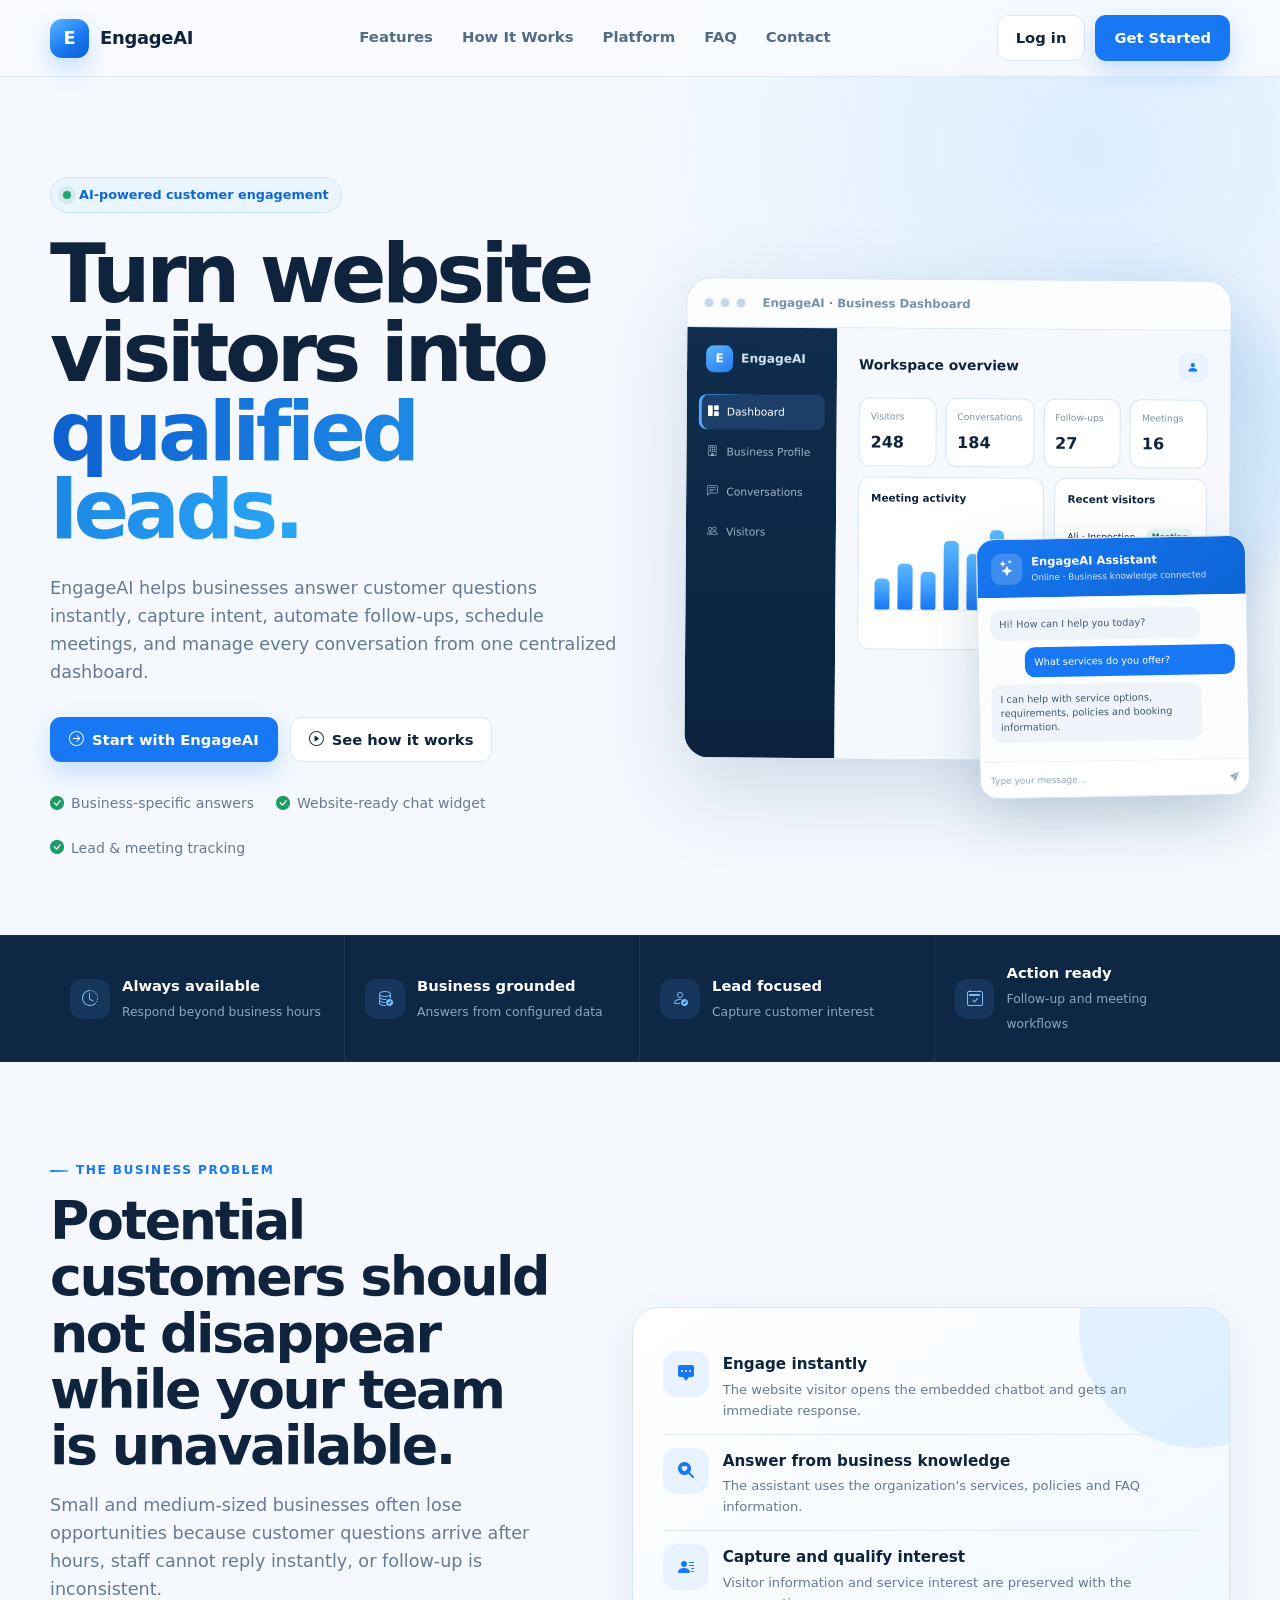
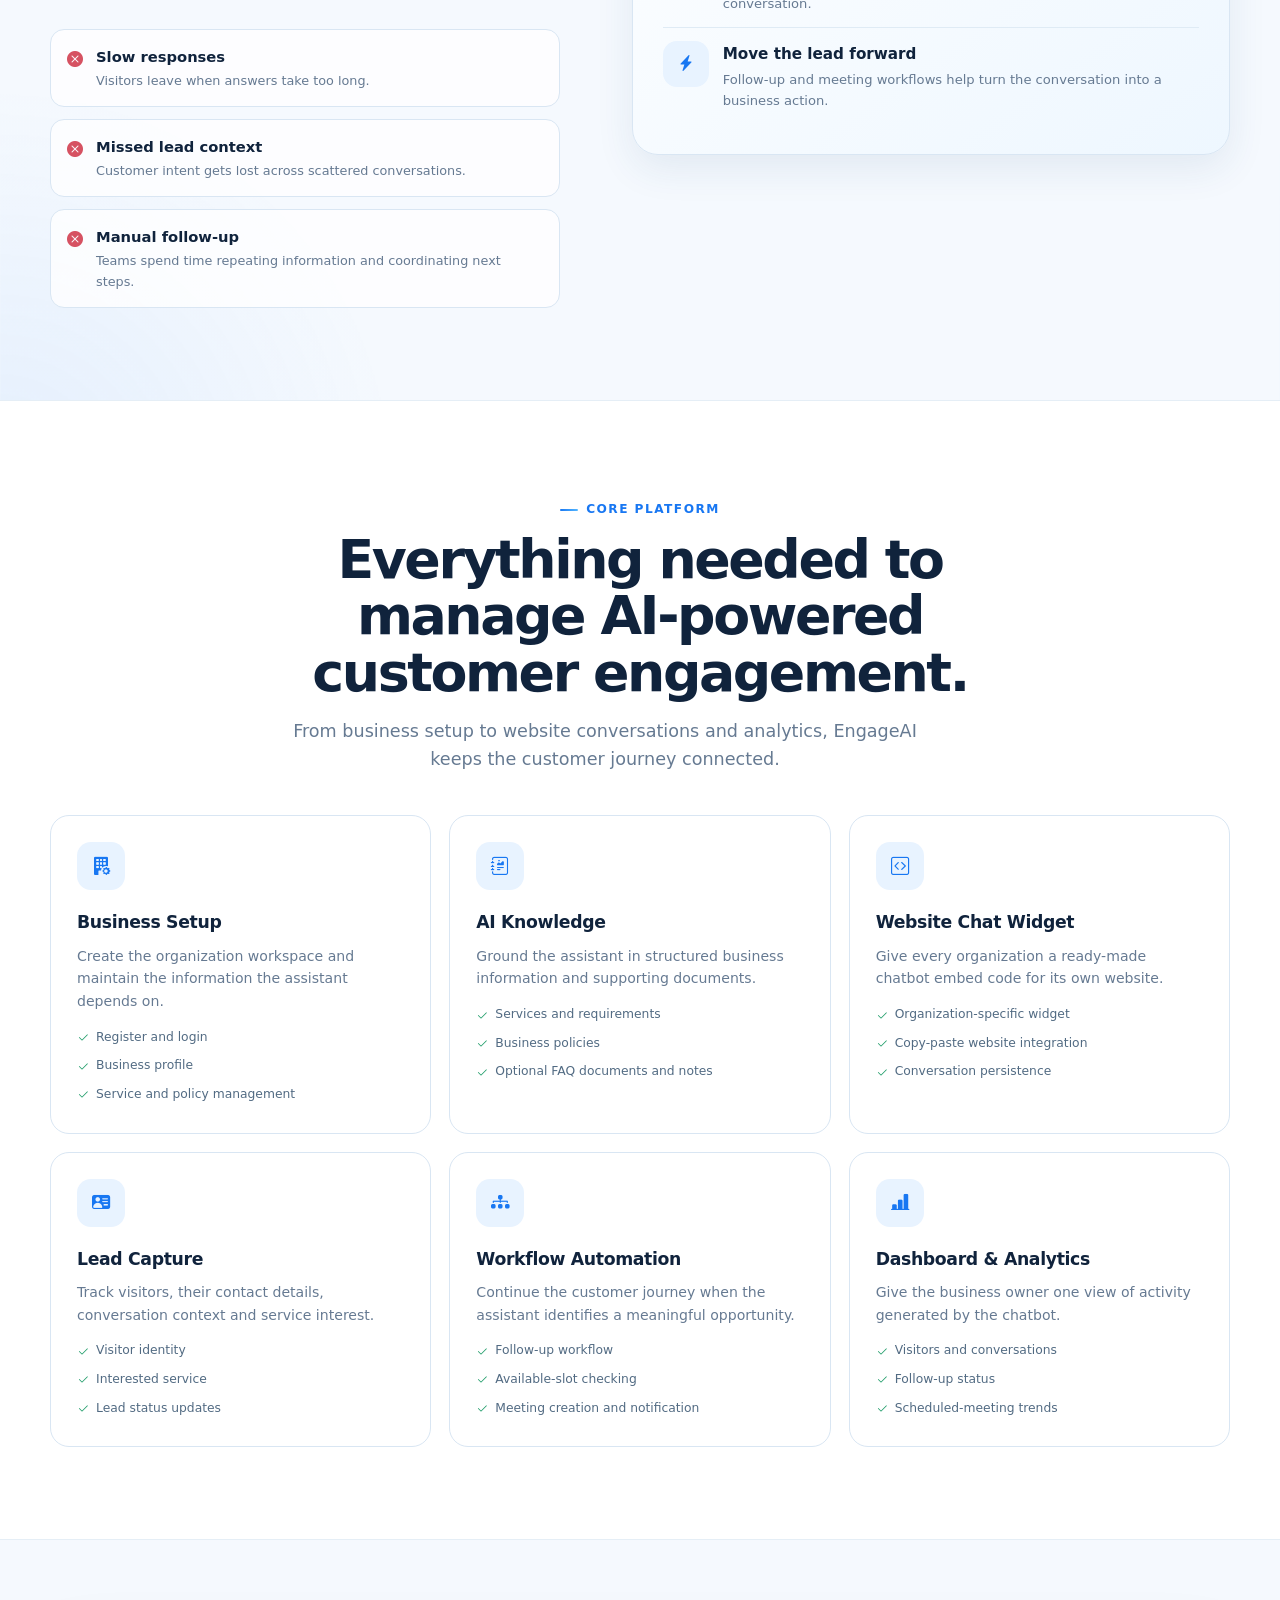
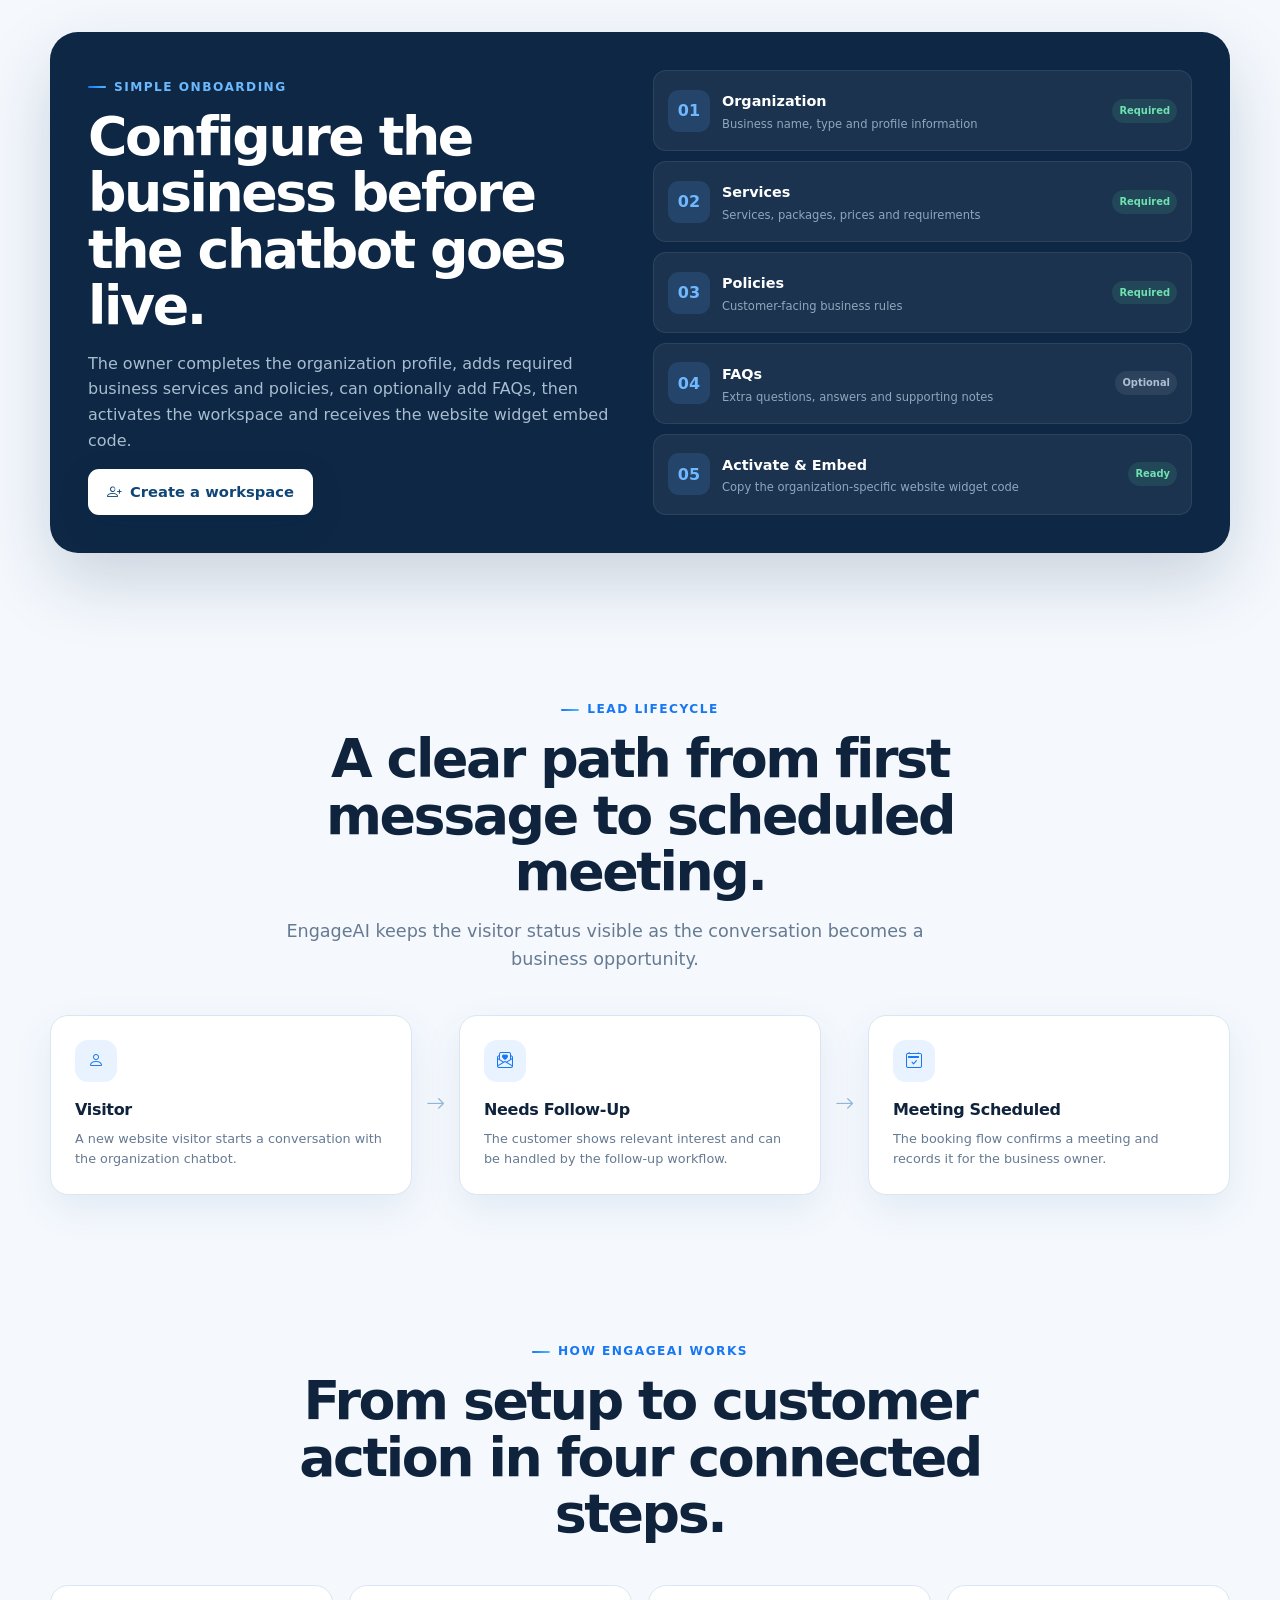
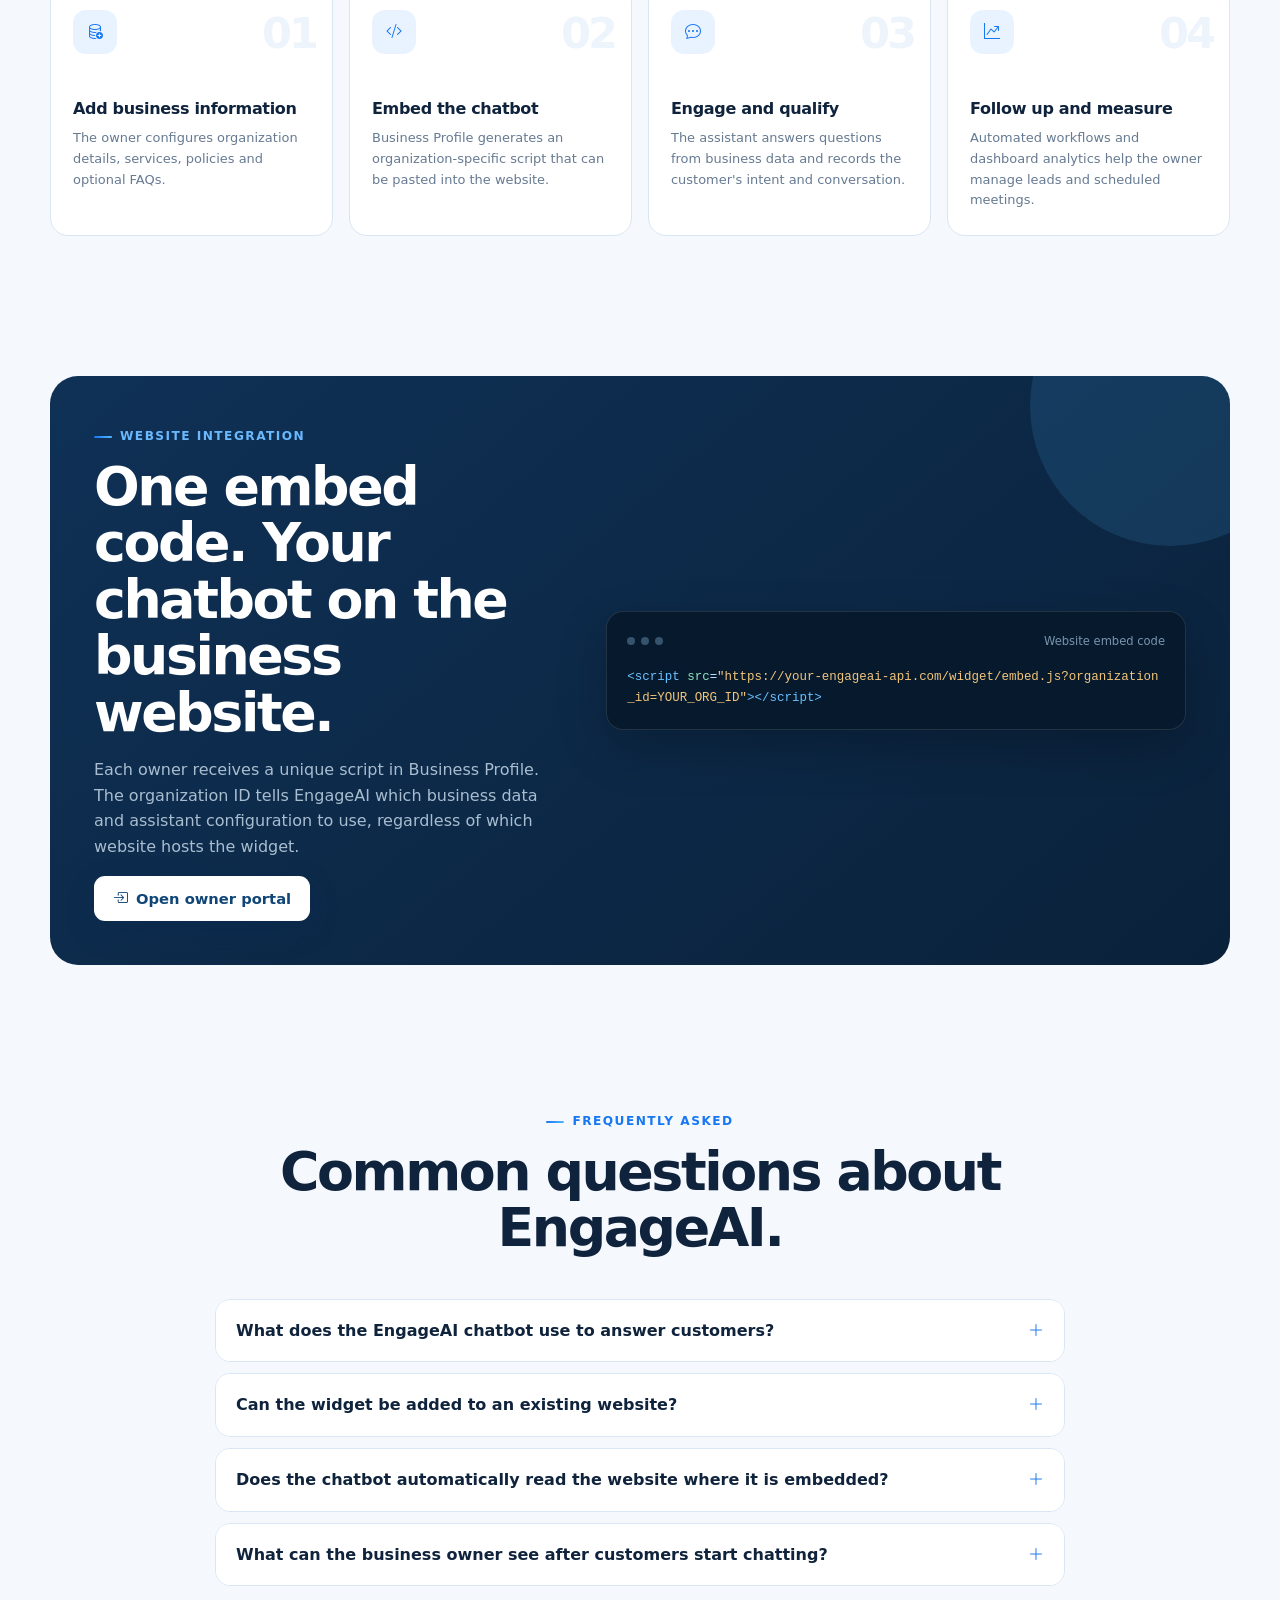
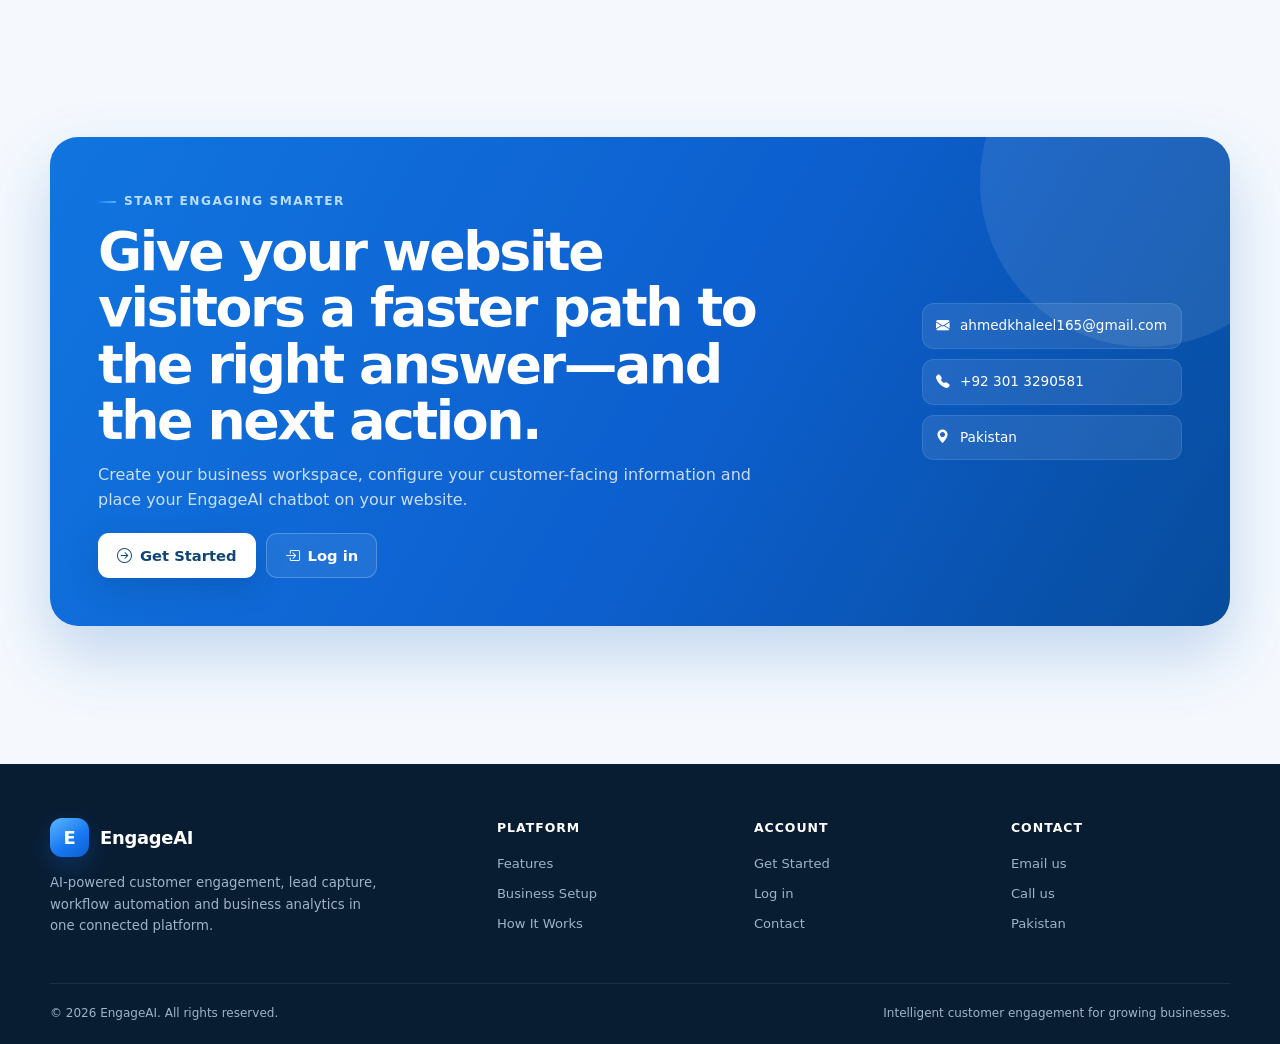
<file: dummy_website/index.html>
<!doctype html>
<html lang="en">
<head>
  <meta charset="utf-8">
  <meta name="viewport" content="width=device-width, initial-scale=1">
  <meta name="description" content="EngageAI is an AI-powered customer engagement platform that answers customer questions, captures leads, automates follow-up workflows, schedules meetings, and gives businesses a centralized dashboard.">
  <meta name="theme-color" content="#0d67d8">
  <title>EngageAI — AI Customer Engagement & Lead Capture Platform</title>

  <link rel="preconnect" href="https://cdn.jsdelivr.net">
  <link href="https://cdn.jsdelivr.net/npm/bootstrap-icons@1.11.3/font/bootstrap-icons.min.css" rel="stylesheet">

  <style>
    :root{
      --bg:#f5f9fe;
      --surface:#ffffff;
      --surface-2:#eef6ff;
      --surface-3:#e5f1ff;
      --text:#10233c;
      --muted:#667a92;
      --line:#d9e6f3;
      --primary:#1877f2;
      --primary-dark:#0d5fce;
      --primary-soft:#e8f3ff;
      --navy:#0d2744;
      --navy-2:#0a1e35;
      --cyan:#54b7ff;
      --success:#1c9b67;
      --warning:#dc941d;
      --shadow:0 24px 70px rgba(31,87,145,.14);
      --shadow-soft:0 14px 38px rgba(36,79,126,.09);
      --radius:22px;
    }

    *{box-sizing:border-box}
    html{scroll-behavior:smooth}
    body{
      margin:0;
      font-family:Inter,ui-sans-serif,system-ui,-apple-system,BlinkMacSystemFont,"Segoe UI",sans-serif;
      color:var(--text);
      background:
        radial-gradient(circle at 85% 2%, rgba(64,168,255,.14), transparent 29rem),
        radial-gradient(circle at 0% 28%, rgba(24,119,242,.08), transparent 25rem),
        var(--bg);
      line-height:1.6;
      overflow-x:hidden;
    }
    a{text-decoration:none;color:inherit}
    button,input{font:inherit}
    img{max-width:100%}
    code{
      font-family:"SFMono-Regular",Consolas,"Liberation Mono",monospace;
      color:#0d5fce;
      background:#edf6ff;
      border:1px solid #d7eafd;
      border-radius:7px;
      padding:.08rem .35rem;
    }

    .container{width:min(1180px,calc(100% - 40px));margin:0 auto}
    .section{padding:92px 0}
    .section-sm{padding:48px 0}
    .section-head{max-width:720px;margin-bottom:42px}
    .section-head.center{text-align:center;margin-left:auto;margin-right:auto}
    .eyebrow{
      display:inline-flex;
      align-items:center;
      gap:8px;
      color:var(--primary);
      font-size:.76rem;
      font-weight:800;
      letter-spacing:.12em;
      text-transform:uppercase;
      margin-bottom:12px;
    }
    .eyebrow::before{
      content:"";
      width:18px;height:2px;border-radius:20px;
      background:linear-gradient(90deg,var(--primary),var(--cyan));
    }
    h1,h2,h3,h4,p{margin-top:0}
    h1{
      font-size:clamp(3rem,6.4vw,5.8rem);
      line-height:.96;
      letter-spacing:-.055em;
      margin-bottom:24px;
    }
    h2{
      font-size:clamp(2.1rem,4.2vw,3.55rem);
      line-height:1.05;
      letter-spacing:-.045em;
      margin-bottom:16px;
    }
    h3{letter-spacing:-.02em}
    .lead-copy{color:var(--muted);font-size:1.1rem;max-width:650px}
    .muted{color:var(--muted)}

    /* Header */
    .site-header{
      position:sticky;top:0;z-index:100;
      background:rgba(248,251,255,.86);
      backdrop-filter:blur(18px);
      border-bottom:1px solid rgba(216,230,244,.82);
    }
    .nav{
      min-height:76px;
      display:flex;align-items:center;justify-content:space-between;gap:28px;
    }
    .brand{display:flex;align-items:center;gap:11px;font-weight:850;font-size:1.12rem;letter-spacing:-.015em}
    .brand-mark{
      width:39px;height:39px;border-radius:12px;
      display:grid;place-items:center;color:#fff;
      background:linear-gradient(145deg,#5ab6ff,#1877f2 58%,#0d5fce);
      box-shadow:0 10px 24px rgba(24,119,242,.24);
      font-weight:900;
    }
    .nav-links{display:flex;align-items:center;gap:29px;color:#536b84;font-size:.93rem;font-weight:650}
    .nav-links a{transition:.18s ease}
    .nav-links a:hover{color:var(--primary)}
    .nav-actions{display:flex;align-items:center;gap:10px}
    .btn{
      display:inline-flex;align-items:center;justify-content:center;gap:8px;
      min-height:44px;padding:10px 18px;border-radius:11px;
      border:1px solid transparent;font-weight:760;font-size:.92rem;
      transition:.18s ease;cursor:pointer;
    }
    .btn:hover{transform:translateY(-1px)}
    .btn-primary{background:var(--primary);color:#fff;box-shadow:0 10px 26px rgba(24,119,242,.22)}
    .btn-primary:hover{background:var(--primary-dark)}
    .btn-soft{background:#fff;border-color:var(--line);color:var(--text)}
    .btn-soft:hover{border-color:#a9caec;background:var(--primary-soft);color:var(--primary)}
    .btn-light{background:#fff;color:#104677;box-shadow:0 10px 30px rgba(5,47,86,.18)}
    .menu-button{display:none;width:42px;height:42px;border-radius:10px;border:1px solid var(--line);background:#fff;color:var(--text)}

    /* Hero */
    .hero{padding:100px 0 76px;position:relative}
    .hero-grid{display:grid;grid-template-columns:1.02fr .98fr;gap:68px;align-items:center}
    .hero-badge{
      display:inline-flex;align-items:center;gap:8px;padding:7px 12px;border-radius:999px;
      background:#eaf5ff;border:1px solid #cbe5ff;color:#0d67d8;
      font-size:.8rem;font-weight:800;margin-bottom:22px;
    }
    .live-dot{width:8px;height:8px;border-radius:50%;background:#21a56f;box-shadow:0 0 0 5px rgba(33,165,111,.12)}
    .gradient-text{
      background:linear-gradient(100deg,#0d5fce,#28a5f5);
      -webkit-background-clip:text;background-clip:text;color:transparent;
    }
    .hero-actions{display:flex;gap:12px;flex-wrap:wrap;margin-top:30px}
    .hero-note{display:flex;gap:22px;flex-wrap:wrap;margin-top:30px;color:#657a90;font-size:.88rem}
    .hero-note span{display:flex;align-items:center;gap:7px}
    .hero-note i{color:var(--success)}

    /* Mock app */
    .product-stage{position:relative;padding:18px 0 16px}
    .glow{
      position:absolute;width:350px;height:350px;border-radius:50%;right:-80px;top:20px;
      background:rgba(62,166,255,.13);filter:blur(20px);z-index:-1;
    }
    .app-window{
      border-radius:25px;overflow:hidden;background:var(--surface);
      border:1px solid #d6e5f3;box-shadow:0 30px 85px rgba(28,74,122,.18);
      transform:rotate(.4deg);
    }
    .window-bar{
      height:49px;border-bottom:1px solid var(--line);display:flex;align-items:center;gap:7px;padding:0 17px;background:#fbfdff
    }
    .window-dot{width:9px;height:9px;border-radius:50%;background:#c7d7e7}
    .window-title{margin-left:10px;font-size:.73rem;color:#7890a7;font-weight:700}
    .app-body{display:grid;grid-template-columns:150px 1fr;min-height:430px}
    .mock-sidebar{background:linear-gradient(180deg,#102d4e,#0b233d);padding:18px 12px;color:#cfe0f1}
    .mock-brand{display:flex;align-items:center;gap:8px;font-weight:800;font-size:.76rem;margin:0 7px 22px}
    .mock-brand span:first-child{
      width:27px;height:27px;border-radius:8px;display:grid;place-items:center;background:linear-gradient(145deg,#5cb7ff,#237af1);color:#fff
    }
    .mock-link{
      height:35px;border-radius:8px;padding:0 9px;display:flex;align-items:center;gap:8px;font-size:.67rem;color:#9fb5c9;margin-bottom:5px
    }
    .mock-link.active{background:rgba(87,169,255,.16);color:#fff;box-shadow:inset 3px 0 #59a8ff}
    .mock-main{padding:22px;background:#f5f9fd}
    .mock-head{display:flex;justify-content:space-between;align-items:center;margin-bottom:18px}
    .mock-head strong{font-size:.86rem}
    .mock-avatar{width:29px;height:29px;border-radius:9px;background:var(--primary-soft);display:grid;place-items:center;color:var(--primary);font-size:.72rem}
    .metric-grid{display:grid;grid-template-columns:repeat(4,1fr);gap:9px}
    .mock-metric{background:#fff;border:1px solid var(--line);border-radius:11px;padding:11px}
    .mock-metric small{display:block;color:#7e91a5;font-size:.57rem;margin-bottom:5px}
    .mock-metric strong{font-size:1rem}
    .mock-content-grid{display:grid;grid-template-columns:1.1fr .9fr;gap:10px;margin-top:10px}
    .mock-panel{background:#fff;border:1px solid var(--line);border-radius:12px;padding:12px;min-height:156px}
    .mock-panel-title{font-size:.65rem;font-weight:800;margin-bottom:12px}
    .bars{display:flex;align-items:flex-end;gap:8px;height:92px;border-bottom:1px solid #e5edf5;padding:0 4px}
    .bar{flex:1;background:linear-gradient(180deg,#5db9ff,#1877f2);border-radius:5px 5px 2px 2px;min-height:16px}
    .visitor-line{display:flex;align-items:center;justify-content:space-between;padding:8px 0;border-bottom:1px solid #edf2f7;font-size:.58rem}
    .visitor-line:last-child{border-bottom:0}
    .status{font-size:.49rem;padding:3px 6px;border-radius:999px;background:#fff4df;color:#a96805;font-weight:800}
    .status.meeting{background:#e7f8f1;color:#14714d}

    .chat-demo{
      position:absolute;right:-18px;bottom:-22px;width:270px;background:#fff;border:1px solid #d6e5f3;border-radius:18px;
      box-shadow:0 20px 55px rgba(28,73,119,.19);overflow:hidden;transform:rotate(-1deg)
    }
    .chat-head{background:linear-gradient(145deg,#1877f2,#0d65d4);color:#fff;padding:13px 14px;display:flex;align-items:center;gap:9px}
    .chat-logo{width:31px;height:31px;border-radius:9px;background:rgba(255,255,255,.18);display:grid;place-items:center}
    .chat-head strong{display:block;font-size:.72rem}.chat-head small{display:block;font-size:.55rem;opacity:.82}
    .chat-body{padding:12px;background:#fbfdff}
    .bubble{max-width:86%;font-size:.61rem;line-height:1.45;padding:8px 9px;border-radius:10px;margin-bottom:7px;background:#eef4fa;color:#435970}
    .bubble.user{margin-left:auto;background:#1877f2;color:#fff}
    .chat-input{height:36px;border-top:1px solid #edf2f7;display:flex;align-items:center;justify-content:space-between;padding:0 10px;color:#93a5b8;font-size:.56rem}

    /* logo/trust bar */
    .trust-strip{
      background:var(--navy);color:#d5e4f3;border-top:1px solid rgba(255,255,255,.04);border-bottom:1px solid rgba(255,255,255,.04)
    }
    .trust-grid{display:grid;grid-template-columns:repeat(4,1fr)}
    .trust-item{padding:25px 20px;border-right:1px solid rgba(255,255,255,.08);display:flex;align-items:center;gap:12px}
    .trust-item:last-child{border-right:0}
    .trust-icon{width:40px;height:40px;border-radius:12px;display:grid;place-items:center;background:rgba(89,168,255,.12);color:#77bdff}
    .trust-item strong{display:block;color:#fff;font-size:.92rem}.trust-item small{color:#8fa7bd;font-size:.77rem}

    /* Problem / solution */
    .two-col{display:grid;grid-template-columns:.92fr 1.08fr;gap:72px;align-items:center}
    .problem-list{display:grid;gap:12px;margin-top:26px}
    .problem-item{
      display:flex;gap:13px;padding:15px 16px;border-radius:14px;border:1px solid var(--line);background:rgba(255,255,255,.78)
    }
    .problem-item i{color:#d65262;margin-top:2px}
    .problem-item strong{display:block;font-size:.92rem;margin-bottom:2px}
    .problem-item small{display:block;color:var(--muted);font-size:.8rem}
    .solution-card{
      padding:30px;border:1px solid var(--line);border-radius:26px;background:linear-gradient(145deg,#fff,#eef7ff);
      box-shadow:var(--shadow-soft);position:relative;overflow:hidden
    }
    .solution-card::after{
      content:"";position:absolute;width:240px;height:240px;border-radius:50%;right:-90px;top:-100px;background:rgba(58,162,255,.12)
    }
    .flow-step{position:relative;z-index:1;display:grid;grid-template-columns:46px 1fr;gap:14px;padding:13px 0}
    .flow-step+.flow-step{border-top:1px solid #dfebf5}
    .flow-icon{width:46px;height:46px;border-radius:14px;background:#e8f3ff;color:var(--primary);display:grid;place-items:center}
    .flow-step strong{font-size:.95rem}.flow-step p{color:var(--muted);font-size:.82rem;margin:2px 0 0}

    /* Features */
    .features-section{background:#fff;border-top:1px solid #e5eef6;border-bottom:1px solid #e5eef6}
    .feature-grid{display:grid;grid-template-columns:repeat(3,1fr);gap:18px}
    .feature-card{
      padding:26px;border:1px solid var(--line);border-radius:19px;background:#fff;
      transition:.2s ease;min-height:244px
    }
    .feature-card:hover{transform:translateY(-4px);border-color:#b8d7f5;box-shadow:var(--shadow-soft)}
    .feature-icon{
      width:48px;height:48px;border-radius:14px;display:grid;place-items:center;background:var(--primary-soft);color:var(--primary);font-size:1.15rem;margin-bottom:19px
    }
    .feature-card h3{font-size:1.08rem;margin-bottom:8px}
    .feature-card p{color:var(--muted);font-size:.88rem;margin-bottom:15px}
    .feature-points{display:grid;gap:7px;font-size:.77rem;color:#526b83}
    .feature-points span{display:flex;gap:7px;align-items:flex-start}
    .feature-points i{color:var(--success);margin-top:2px}

    /* setup */
    .setup-wrap{
      display:grid;grid-template-columns:1fr 1fr;gap:26px;padding:38px;border-radius:28px;background:var(--navy);
      color:#fff;box-shadow:0 28px 70px rgba(13,39,68,.18)
    }
    .setup-copy p{color:#a8bdd0}
    .setup-flow{display:grid;gap:10px}
    .setup-row{
      display:grid;grid-template-columns:42px 1fr auto;align-items:center;gap:12px;
      padding:12px 14px;border-radius:13px;background:rgba(255,255,255,.06);border:1px solid rgba(255,255,255,.08)
    }
    .setup-num{width:42px;height:42px;border-radius:11px;display:grid;place-items:center;background:rgba(89,168,255,.15);color:#70b8ff;font-weight:850}
    .setup-row strong{font-size:.9rem}.setup-row small{display:block;color:#8fa7bd;font-size:.72rem;margin-top:1px}
    .required,.optional{font-size:.62rem;font-weight:850;padding:4px 7px;border-radius:999px}
    .required{background:rgba(75,210,154,.12);color:#70e1b1}.optional{background:rgba(255,255,255,.08);color:#acc0d2}

    /* Lead lifecycle */
    .lifecycle{display:grid;grid-template-columns:1fr auto 1fr auto 1fr;align-items:center;gap:14px;margin-top:32px}
    .life-card{padding:24px;border-radius:18px;background:#fff;border:1px solid var(--line);box-shadow:var(--shadow-soft)}
    .life-card .life-icon{width:42px;height:42px;border-radius:13px;display:grid;place-items:center;background:var(--primary-soft);color:var(--primary);margin-bottom:15px}
    .life-card h3{font-size:1rem;margin-bottom:6px}.life-card p{font-size:.8rem;color:var(--muted);margin:0}
    .life-arrow{color:#94b7d8;font-size:1.2rem}

    /* How */
    .how-grid{display:grid;grid-template-columns:repeat(4,1fr);gap:16px}
    .how-card{position:relative;padding:24px 22px;border-radius:18px;border:1px solid var(--line);background:#fff;min-height:230px}
    .how-num{
      position:absolute;right:16px;top:13px;font-size:2.7rem;font-weight:900;letter-spacing:-.07em;color:#edf4fb
    }
    .how-icon{width:44px;height:44px;border-radius:13px;display:grid;place-items:center;background:var(--primary-soft);color:var(--primary);margin-bottom:42px}
    .how-card h3{font-size:1rem;margin-bottom:7px}.how-card p{font-size:.81rem;color:var(--muted);margin:0}

    /* Integration */
    .integration-card{
      display:grid;grid-template-columns:.9fr 1.1fr;gap:38px;align-items:center;
      border-radius:28px;background:linear-gradient(140deg,#0f3156,#0a213a);color:#fff;padding:44px;overflow:hidden;position:relative
    }
    .integration-card::after{
      content:"";position:absolute;width:280px;height:280px;border-radius:50%;right:-80px;top:-110px;background:rgba(79,181,255,.13)
    }
    .integration-card p{color:#a9bdd0}
    .code-box{
      position:relative;z-index:1;background:#071a2d;border:1px solid rgba(255,255,255,.11);border-radius:17px;padding:20px;
      box-shadow:0 18px 48px rgba(0,0,0,.22)
    }
    .code-top{display:flex;align-items:center;justify-content:space-between;margin-bottom:16px;color:#7894ad;font-size:.72rem}
    .code-dots{display:flex;gap:6px}.code-dots span{width:8px;height:8px;border-radius:50%;background:#36536d}
    .code-line{font-family:"SFMono-Regular",Consolas,monospace;color:#c8e7ff;font-size:.78rem;line-height:1.7;white-space:pre-wrap;word-break:break-all}
    .code-tag{color:#69c1ff}.code-attr{color:#92e3bd}.code-value{color:#f2c57b}

    /* FAQ */
    .faq-wrap{max-width:850px;margin:0 auto}
    .faq-item{border:1px solid var(--line);border-radius:15px;background:#fff;margin-bottom:11px;overflow:hidden}
    .faq-button{
      width:100%;border:0;background:#fff;padding:18px 20px;display:flex;align-items:center;justify-content:space-between;gap:14px;
      color:var(--text);font-weight:760;text-align:left;cursor:pointer
    }
    .faq-button i{color:var(--primary);transition:.18s ease}
    .faq-answer{display:none;padding:0 20px 18px;color:var(--muted);font-size:.88rem}
    .faq-item.open .faq-answer{display:block}
    .faq-item.open .faq-button i{transform:rotate(45deg)}

    /* Contact CTA */
    .contact-card{
      position:relative;overflow:hidden;border-radius:28px;padding:48px;
      background:linear-gradient(120deg,#1175df,#0d5fce 55%,#074c9c);color:#fff;box-shadow:0 28px 65px rgba(18,96,181,.23)
    }
    .contact-card::after{
      content:"";position:absolute;width:330px;height:330px;border-radius:50%;right:-80px;top:-120px;background:rgba(255,255,255,.09)
    }
    .contact-grid{position:relative;z-index:1;display:grid;grid-template-columns:1fr auto;gap:40px;align-items:center}
    .contact-card h2{max-width:680px;margin-bottom:12px}.contact-card p{color:rgba(255,255,255,.78);max-width:680px}
    .contact-actions{display:flex;gap:10px;flex-wrap:wrap;margin-top:20px}
    .contact-meta{display:grid;gap:10px;min-width:260px}
    .contact-meta a{display:flex;align-items:center;gap:10px;padding:11px 13px;border-radius:12px;background:rgba(255,255,255,.09);border:1px solid rgba(255,255,255,.11);font-size:.85rem}

    /* Footer */
    footer{background:#091d32;color:#9db3c8;margin-top:90px}
    .footer-main{padding:54px 0 34px;display:grid;grid-template-columns:1.4fr repeat(3,.75fr);gap:38px}
    .footer-brand p{font-size:.83rem;max-width:330px;margin-top:15px}
    .footer-col h4{font-size:.78rem;color:#fff;text-transform:uppercase;letter-spacing:.08em;margin-bottom:15px}
    .footer-links{display:grid;gap:9px;font-size:.82rem}
    .footer-links a:hover{color:#fff}
    .footer-bottom{padding:20px 0;border-top:1px solid rgba(255,255,255,.08);display:flex;justify-content:space-between;gap:20px;flex-wrap:wrap;font-size:.75rem}

    @media(max-width:1020px){
      .hero-grid,.two-col,.setup-wrap,.integration-card{grid-template-columns:1fr}
      .hero-grid{gap:46px}
      .product-stage{max-width:720px}
      .feature-grid{grid-template-columns:1fr 1fr}
      .how-grid{grid-template-columns:1fr 1fr}
      .contact-grid{grid-template-columns:1fr}
      .contact-meta{grid-template-columns:1fr 1fr;min-width:0}
      .footer-main{grid-template-columns:1.2fr 1fr 1fr}
      .footer-brand{grid-column:1/-1}
    }

    @media(max-width:780px){
      .nav-links,.nav-actions .btn-soft{display:none}
      .menu-button{display:grid;place-items:center}
      .nav.mobile-open{align-items:flex-start;flex-wrap:wrap;padding:17px 0}
      .nav.mobile-open .nav-links{
        display:grid;width:100%;order:4;gap:0;background:#fff;border:1px solid var(--line);border-radius:14px;padding:7px
      }
      .nav.mobile-open .nav-links a{padding:10px 11px;border-radius:8px}
      .app-body{grid-template-columns:108px 1fr}
      .mock-sidebar{padding:15px 8px}
      .metric-grid{grid-template-columns:1fr 1fr}
      .mock-content-grid{grid-template-columns:1fr}
      .chat-demo{right:4px;bottom:-55px;width:245px}
      .trust-grid{grid-template-columns:1fr 1fr}
      .trust-item:nth-child(2){border-right:0}
      .trust-item:nth-child(-n+2){border-bottom:1px solid rgba(255,255,255,.08)}
      .lifecycle{grid-template-columns:1fr;gap:10px}
      .life-arrow{transform:rotate(90deg);justify-self:center}
      .footer-main{grid-template-columns:1fr 1fr}
      .footer-brand{grid-column:1/-1}
    }

    @media(max-width:620px){
      .container{width:min(100% - 28px,1180px)}
      .hero{padding-top:70px}
      h1{font-size:clamp(2.65rem,14vw,4.1rem)}
      .feature-grid,.how-grid{grid-template-columns:1fr}
      .trust-grid{grid-template-columns:1fr}
      .trust-item{border-right:0;border-bottom:1px solid rgba(255,255,255,.08)}
      .trust-item:last-child{border-bottom:0}
      .setup-wrap,.integration-card,.contact-card{padding:27px}
      .contact-meta{grid-template-columns:1fr}
      .app-body{grid-template-columns:1fr}
      .mock-sidebar{display:none}
      .mock-main{padding:15px}
      .chat-demo{position:relative;right:auto;bottom:auto;width:88%;margin:-8px auto 0;transform:none}
      .product-stage{padding-bottom:0}
      .footer-main{grid-template-columns:1fr}
      .footer-brand{grid-column:auto}
    }
  </style>
</head>
<body>

<header class="site-header">
  <div class="container nav" id="mainNav">
    <a href="#top" class="brand" aria-label="EngageAI home">
      <span class="brand-mark">E</span>
      <span>EngageAI</span>
    </a>

    <nav class="nav-links" aria-label="Main navigation">
      <a href="#features">Features</a>
      <a href="#workflow">How It Works</a>
      <a href="#platform">Platform</a>
      <a href="#faq">FAQ</a>
      <a href="#contact">Contact</a>
    </nav>

    <div class="nav-actions">
      <a class="btn btn-soft" href="login.html">Log in</a>
      <a class="btn btn-primary" href="signup.html">Get Started</a>
      <button class="menu-button" id="menuButton" type="button" aria-label="Toggle menu">
        <i class="bi bi-list"></i>
      </button>
    </div>
  </div>
</header>

<main id="top">

  <section class="hero">
    <div class="container hero-grid">
      <div>
        <div class="hero-badge"><span class="live-dot"></span> AI-powered customer engagement</div>
        <h1>Turn website visitors into <span class="gradient-text">qualified leads.</span></h1>
        <p class="lead-copy">
          EngageAI helps businesses answer customer questions instantly, capture intent, automate follow-ups,
          schedule meetings, and manage every conversation from one centralized dashboard.
        </p>

        <div class="hero-actions">
          <a class="btn btn-primary" href="signup.html"><i class="bi bi-arrow-right-circle"></i> Start with EngageAI</a>
          <a class="btn btn-soft" href="#workflow"><i class="bi bi-play-circle"></i> See how it works</a>
        </div>

        <div class="hero-note">
          <span><i class="bi bi-check-circle-fill"></i> Business-specific answers</span>
          <span><i class="bi bi-check-circle-fill"></i> Website-ready chat widget</span>
          <span><i class="bi bi-check-circle-fill"></i> Lead & meeting tracking</span>
        </div>
      </div>

      <div class="product-stage" aria-label="EngageAI dashboard and chatbot preview">
        <div class="glow"></div>

        <div class="app-window">
          <div class="window-bar">
            <span class="window-dot"></span><span class="window-dot"></span><span class="window-dot"></span>
            <span class="window-title">EngageAI · Business Dashboard</span>
          </div>

          <div class="app-body">
            <aside class="mock-sidebar">
              <div class="mock-brand"><span>E</span><span>EngageAI</span></div>
              <div class="mock-link active"><i class="bi bi-grid-1x2-fill"></i> Dashboard</div>
              <div class="mock-link"><i class="bi bi-building"></i> Business Profile</div>
              <div class="mock-link"><i class="bi bi-chat-left-text"></i> Conversations</div>
              <div class="mock-link"><i class="bi bi-people"></i> Visitors</div>
            </aside>

            <div class="mock-main">
              <div class="mock-head">
                <strong>Workspace overview</strong>
                <span class="mock-avatar"><i class="bi bi-person-fill"></i></span>
              </div>

              <div class="metric-grid">
                <div class="mock-metric"><small>Visitors</small><strong>248</strong></div>
                <div class="mock-metric"><small>Conversations</small><strong>184</strong></div>
                <div class="mock-metric"><small>Follow-ups</small><strong>27</strong></div>
                <div class="mock-metric"><small>Meetings</small><strong>16</strong></div>
              </div>

              <div class="mock-content-grid">
                <div class="mock-panel">
                  <div class="mock-panel-title">Meeting activity</div>
                  <div class="bars">
                    <div class="bar" style="height:34%"></div>
                    <div class="bar" style="height:50%"></div>
                    <div class="bar" style="height:42%"></div>
                    <div class="bar" style="height:76%"></div>
                    <div class="bar" style="height:61%"></div>
                    <div class="bar" style="height:88%"></div>
                    <div class="bar" style="height:70%"></div>
                  </div>
                </div>

                <div class="mock-panel">
                  <div class="mock-panel-title">Recent visitors</div>
                  <div class="visitor-line"><span>Ali · Inspection</span><span class="status meeting">Meeting</span></div>
                  <div class="visitor-line"><span>Sara · Service</span><span class="status">Follow-up</span></div>
                  <div class="visitor-line"><span>Hamza · Package</span><span class="status">Follow-up</span></div>
                </div>
              </div>
            </div>
          </div>
        </div>

        <div class="chat-demo">
          <div class="chat-head">
            <div class="chat-logo"><i class="bi bi-stars"></i></div>
            <div><strong>EngageAI Assistant</strong><small>Online · Business knowledge connected</small></div>
          </div>
          <div class="chat-body">
            <div class="bubble">Hi! How can I help you today?</div>
            <div class="bubble user">What services do you offer?</div>
            <div class="bubble">I can help with service options, requirements, policies and booking information.</div>
          </div>
          <div class="chat-input"><span>Type your message...</span><i class="bi bi-send-fill"></i></div>
        </div>
      </div>
    </div>
  </section>

  <section class="trust-strip">
    <div class="container trust-grid">
      <div class="trust-item">
        <div class="trust-icon"><i class="bi bi-clock-history"></i></div>
        <div><strong>Always available</strong><small>Respond beyond business hours</small></div>
      </div>
      <div class="trust-item">
        <div class="trust-icon"><i class="bi bi-database-check"></i></div>
        <div><strong>Business grounded</strong><small>Answers from configured data</small></div>
      </div>
      <div class="trust-item">
        <div class="trust-icon"><i class="bi bi-person-check"></i></div>
        <div><strong>Lead focused</strong><small>Capture customer interest</small></div>
      </div>
      <div class="trust-item">
        <div class="trust-icon"><i class="bi bi-calendar2-check"></i></div>
        <div><strong>Action ready</strong><small>Follow-up and meeting workflows</small></div>
      </div>
    </div>
  </section>

  <section class="section">
    <div class="container two-col">
      <div>
        <div class="eyebrow">The business problem</div>
        <h2>Potential customers should not disappear while your team is unavailable.</h2>
        <p class="lead-copy">
          Small and medium-sized businesses often lose opportunities because customer questions arrive after hours,
          staff cannot reply instantly, or follow-up is inconsistent.
        </p>

        <div class="problem-list">
          <div class="problem-item">
            <i class="bi bi-x-circle-fill"></i>
            <div><strong>Slow responses</strong><small>Visitors leave when answers take too long.</small></div>
          </div>
          <div class="problem-item">
            <i class="bi bi-x-circle-fill"></i>
            <div><strong>Missed lead context</strong><small>Customer intent gets lost across scattered conversations.</small></div>
          </div>
          <div class="problem-item">
            <i class="bi bi-x-circle-fill"></i>
            <div><strong>Manual follow-up</strong><small>Teams spend time repeating information and coordinating next steps.</small></div>
          </div>
        </div>
      </div>

      <div class="solution-card">
        <div class="flow-step">
          <div class="flow-icon"><i class="bi bi-chat-square-dots-fill"></i></div>
          <div><strong>Engage instantly</strong><p>The website visitor opens the embedded chatbot and gets an immediate response.</p></div>
        </div>
        <div class="flow-step">
          <div class="flow-icon"><i class="bi bi-search-heart-fill"></i></div>
          <div><strong>Answer from business knowledge</strong><p>The assistant uses the organization's services, policies and FAQ information.</p></div>
        </div>
        <div class="flow-step">
          <div class="flow-icon"><i class="bi bi-person-lines-fill"></i></div>
          <div><strong>Capture and qualify interest</strong><p>Visitor information and service interest are preserved with the conversation.</p></div>
        </div>
        <div class="flow-step">
          <div class="flow-icon"><i class="bi bi-lightning-charge-fill"></i></div>
          <div><strong>Move the lead forward</strong><p>Follow-up and meeting workflows help turn the conversation into a business action.</p></div>
        </div>
      </div>
    </div>
  </section>

  <section class="section features-section" id="features">
    <div class="container">
      <div class="section-head center">
        <div class="eyebrow">Core platform</div>
        <h2>Everything needed to manage AI-powered customer engagement.</h2>
        <p class="lead-copy">
          From business setup to website conversations and analytics, EngageAI keeps the customer journey connected.
        </p>
      </div>

      <div class="feature-grid">
        <article class="feature-card">
          <div class="feature-icon"><i class="bi bi-building-fill-gear"></i></div>
          <h3>Business Setup</h3>
          <p>Create the organization workspace and maintain the information the assistant depends on.</p>
          <div class="feature-points">
            <span><i class="bi bi-check2"></i> Register and login</span>
            <span><i class="bi bi-check2"></i> Business profile</span>
            <span><i class="bi bi-check2"></i> Service and policy management</span>
          </div>
        </article>

        <article class="feature-card">
          <div class="feature-icon"><i class="bi bi-journal-richtext"></i></div>
          <h3>AI Knowledge</h3>
          <p>Ground the assistant in structured business information and supporting documents.</p>
          <div class="feature-points">
            <span><i class="bi bi-check2"></i> Services and requirements</span>
            <span><i class="bi bi-check2"></i> Business policies</span>
            <span><i class="bi bi-check2"></i> Optional FAQ documents and notes</span>
          </div>
        </article>

        <article class="feature-card">
          <div class="feature-icon"><i class="bi bi-code-square"></i></div>
          <h3>Website Chat Widget</h3>
          <p>Give every organization a ready-made chatbot embed code for its own website.</p>
          <div class="feature-points">
            <span><i class="bi bi-check2"></i> Organization-specific widget</span>
            <span><i class="bi bi-check2"></i> Copy-paste website integration</span>
            <span><i class="bi bi-check2"></i> Conversation persistence</span>
          </div>
        </article>

        <article class="feature-card">
          <div class="feature-icon"><i class="bi bi-person-vcard-fill"></i></div>
          <h3>Lead Capture</h3>
          <p>Track visitors, their contact details, conversation context and service interest.</p>
          <div class="feature-points">
            <span><i class="bi bi-check2"></i> Visitor identity</span>
            <span><i class="bi bi-check2"></i> Interested service</span>
            <span><i class="bi bi-check2"></i> Lead status updates</span>
          </div>
        </article>

        <article class="feature-card">
          <div class="feature-icon"><i class="bi bi-diagram-3-fill"></i></div>
          <h3>Workflow Automation</h3>
          <p>Continue the customer journey when the assistant identifies a meaningful opportunity.</p>
          <div class="feature-points">
            <span><i class="bi bi-check2"></i> Follow-up workflow</span>
            <span><i class="bi bi-check2"></i> Available-slot checking</span>
            <span><i class="bi bi-check2"></i> Meeting creation and notification</span>
          </div>
        </article>

        <article class="feature-card">
          <div class="feature-icon"><i class="bi bi-bar-chart-line-fill"></i></div>
          <h3>Dashboard & Analytics</h3>
          <p>Give the business owner one view of activity generated by the chatbot.</p>
          <div class="feature-points">
            <span><i class="bi bi-check2"></i> Visitors and conversations</span>
            <span><i class="bi bi-check2"></i> Follow-up status</span>
            <span><i class="bi bi-check2"></i> Scheduled-meeting trends</span>
          </div>
        </article>
      </div>
    </div>
  </section>

  <section class="section" id="platform">
    <div class="container">
      <div class="setup-wrap">
        <div class="setup-copy">
          <div class="eyebrow" style="color:#6ab9ff">Simple onboarding</div>
          <h2>Configure the business before the chatbot goes live.</h2>
          <p>
            The owner completes the organization profile, adds required business services and policies,
            can optionally add FAQs, then activates the workspace and receives the website widget embed code.
          </p>
          <a class="btn btn-light" href="signup.html"><i class="bi bi-person-plus"></i> Create a workspace</a>
        </div>

        <div class="setup-flow">
          <div class="setup-row">
            <div class="setup-num">01</div>
            <div><strong>Organization</strong><small>Business name, type and profile information</small></div>
            <span class="required">Required</span>
          </div>
          <div class="setup-row">
            <div class="setup-num">02</div>
            <div><strong>Services</strong><small>Services, packages, prices and requirements</small></div>
            <span class="required">Required</span>
          </div>
          <div class="setup-row">
            <div class="setup-num">03</div>
            <div><strong>Policies</strong><small>Customer-facing business rules</small></div>
            <span class="required">Required</span>
          </div>
          <div class="setup-row">
            <div class="setup-num">04</div>
            <div><strong>FAQs</strong><small>Extra questions, answers and supporting notes</small></div>
            <span class="optional">Optional</span>
          </div>
          <div class="setup-row">
            <div class="setup-num">05</div>
            <div><strong>Activate & Embed</strong><small>Copy the organization-specific website widget code</small></div>
            <span class="required">Ready</span>
          </div>
        </div>
      </div>
    </div>
  </section>

  <section class="section-sm">
    <div class="container">
      <div class="section-head center">
        <div class="eyebrow">Lead lifecycle</div>
        <h2>A clear path from first message to scheduled meeting.</h2>
        <p class="lead-copy">EngageAI keeps the visitor status visible as the conversation becomes a business opportunity.</p>
      </div>

      <div class="lifecycle">
        <div class="life-card">
          <div class="life-icon"><i class="bi bi-person"></i></div>
          <h3>Visitor</h3>
          <p>A new website visitor starts a conversation with the organization chatbot.</p>
        </div>
        <div class="life-arrow"><i class="bi bi-arrow-right"></i></div>
        <div class="life-card">
          <div class="life-icon"><i class="bi bi-envelope-paper-heart"></i></div>
          <h3>Needs Follow-Up</h3>
          <p>The customer shows relevant interest and can be handled by the follow-up workflow.</p>
        </div>
        <div class="life-arrow"><i class="bi bi-arrow-right"></i></div>
        <div class="life-card">
          <div class="life-icon"><i class="bi bi-calendar2-check"></i></div>
          <h3>Meeting Scheduled</h3>
          <p>The booking flow confirms a meeting and records it for the business owner.</p>
        </div>
      </div>
    </div>
  </section>

  <section class="section" id="workflow">
    <div class="container">
      <div class="section-head center">
        <div class="eyebrow">How EngageAI works</div>
        <h2>From setup to customer action in four connected steps.</h2>
      </div>

      <div class="how-grid">
        <article class="how-card">
          <span class="how-num">01</span>
          <div class="how-icon"><i class="bi bi-database-add"></i></div>
          <h3>Add business information</h3>
          <p>The owner configures organization details, services, policies and optional FAQs.</p>
        </article>

        <article class="how-card">
          <span class="how-num">02</span>
          <div class="how-icon"><i class="bi bi-code-slash"></i></div>
          <h3>Embed the chatbot</h3>
          <p>Business Profile generates an organization-specific script that can be pasted into the website.</p>
        </article>

        <article class="how-card">
          <span class="how-num">03</span>
          <div class="how-icon"><i class="bi bi-chat-dots"></i></div>
          <h3>Engage and qualify</h3>
          <p>The assistant answers questions from business data and records the customer's intent and conversation.</p>
        </article>

        <article class="how-card">
          <span class="how-num">04</span>
          <div class="how-icon"><i class="bi bi-graph-up-arrow"></i></div>
          <h3>Follow up and measure</h3>
          <p>Automated workflows and dashboard analytics help the owner manage leads and scheduled meetings.</p>
        </article>
      </div>
    </div>
  </section>

  <section class="section-sm">
    <div class="container">
      <div class="integration-card">
        <div>
          <div class="eyebrow" style="color:#6ab9ff">Website integration</div>
          <h2>One embed code. Your chatbot on the business website.</h2>
          <p>
            Each owner receives a unique script in Business Profile. The organization ID tells EngageAI which
            business data and assistant configuration to use, regardless of which website hosts the widget.
          </p>
          <a class="btn btn-light" href="login.html"><i class="bi bi-box-arrow-in-right"></i> Open owner portal</a>
        </div>

        <div class="code-box">
          <div class="code-top">
            <div class="code-dots"><span></span><span></span><span></span></div>
            <span>Website embed code</span>
          </div>
          <div class="code-line"><span class="code-tag">&lt;script</span> <span class="code-attr">src</span>=<span class="code-value">"https://your-engageai-api.com/widget/embed.js?organization_id=YOUR_ORG_ID"</span><span class="code-tag">&gt;&lt;/script&gt;</span></div>
        </div>
      </div>
    </div>
  </section>

  <section class="section" id="faq">
    <div class="container">
      <div class="section-head center">
        <div class="eyebrow">Frequently asked</div>
        <h2>Common questions about EngageAI.</h2>
      </div>

      <div class="faq-wrap">
        <div class="faq-item">
          <button class="faq-button" type="button">
            <span>What does the EngageAI chatbot use to answer customers?</span>
            <i class="bi bi-plus-lg"></i>
          </button>
          <div class="faq-answer">
            The assistant uses the business information configured for that organization, including structured services,
            policies and the optional FAQ/supporting knowledge added by the owner.
          </div>
        </div>

        <div class="faq-item">
          <button class="faq-button" type="button">
            <span>Can the widget be added to an existing website?</span>
            <i class="bi bi-plus-lg"></i>
          </button>
          <div class="faq-answer">
            Yes. Business Profile provides a ready-to-paste organization-specific script. The owner places it before
            the closing <code>&lt;/body&gt;</code> tag of the website.
          </div>
        </div>

        <div class="faq-item">
          <button class="faq-button" type="button">
            <span>Does the chatbot automatically read the website where it is embedded?</span>
            <i class="bi bi-plus-lg"></i>
          </button>
          <div class="faq-answer">
            No. The website is the display location for the widget. The organization ID connects the chatbot to the
            business data stored and indexed inside EngageAI.
          </div>
        </div>

        <div class="faq-item">
          <button class="faq-button" type="button">
            <span>What can the business owner see after customers start chatting?</span>
            <i class="bi bi-plus-lg"></i>
          </button>
          <div class="faq-answer">
            The owner can review conversations, visitor activity, follow-up status and scheduled-meeting analytics from
            the EngageAI portal.
          </div>
        </div>
      </div>
    </div>
  </section>

  <section class="section-sm" id="contact">
    <div class="container">
      <div class="contact-card">
        <div class="contact-grid">
          <div>
            <div class="eyebrow" style="color:#b9ddff">Start engaging smarter</div>
            <h2>Give your website visitors a faster path to the right answer—and the next action.</h2>
            <p>
              Create your business workspace, configure your customer-facing information and place your EngageAI chatbot
              on your website.
            </p>
            <div class="contact-actions">
              <a class="btn btn-light" href="signup.html"><i class="bi bi-arrow-right-circle"></i> Get Started</a>
              <a class="btn" style="border-color:rgba(255,255,255,.22);color:#fff;background:rgba(255,255,255,.08)" href="login.html">
                <i class="bi bi-box-arrow-in-right"></i> Log in
              </a>
            </div>
          </div>

          <div class="contact-meta">
            <a href="mailto:ahmedkhaleel165@gmail.com"><i class="bi bi-envelope-fill"></i> ahmedkhaleel165@gmail.com</a>
            <a href="tel:+923013290581"><i class="bi bi-telephone-fill"></i> +92 301 3290581</a>
            <a href="#"><i class="bi bi-geo-alt-fill"></i> Pakistan</a>
          </div>
        </div>
      </div>
    </div>
  </section>

</main>

<footer>
  <div class="container footer-main">
    <div class="footer-brand">
      <a href="#top" class="brand" style="color:#fff">
        <span class="brand-mark">E</span>
        <span>EngageAI</span>
      </a>
      <p>
        AI-powered customer engagement, lead capture, workflow automation and business analytics in one connected platform.
      </p>
    </div>

    <div class="footer-col">
      <h4>Platform</h4>
      <div class="footer-links">
        <a href="#features">Features</a>
        <a href="#platform">Business Setup</a>
        <a href="#workflow">How It Works</a>
      </div>
    </div>

    <div class="footer-col">
      <h4>Account</h4>
      <div class="footer-links">
        <a href="signup.html">Get Started</a>
        <a href="login.html">Log in</a>
        <a href="#contact">Contact</a>
      </div>
    </div>

    <div class="footer-col">
      <h4>Contact</h4>
      <div class="footer-links">
        <a href="mailto:ahmedkhaleel165@gmail.com">Email us</a>
        <a href="tel:+923013290581">Call us</a>
        <span>Pakistan</span>
      </div>
    </div>
  </div>

  <div class="container footer-bottom">
    <span>© 2026 EngageAI. All rights reserved.</span>
    <span>Intelligent customer engagement for growing businesses.</span>
  </div>
</footer>

<script>
  const menuButton = document.getElementById('menuButton');
  const mainNav = document.getElementById('mainNav');

  if (menuButton) {
    menuButton.addEventListener('click', () => {
      mainNav.classList.toggle('mobile-open');
      const icon = menuButton.querySelector('i');
      icon.className = mainNav.classList.contains('mobile-open') ? 'bi bi-x-lg' : 'bi bi-list';
    });
  }

  document.querySelectorAll('.nav-links a').forEach(link => {
    link.addEventListener('click', () => {
      mainNav.classList.remove('mobile-open');
      const icon = menuButton?.querySelector('i');
      if (icon) icon.className = 'bi bi-list';
    });
  });

  document.querySelectorAll('.faq-item').forEach(item => {
    item.querySelector('.faq-button').addEventListener('click', () => {
      const wasOpen = item.classList.contains('open');
      document.querySelectorAll('.faq-item').forEach(other => other.classList.remove('open'));
      if (!wasOpen) item.classList.add('open');
    });
  });
</script>

<!--
  Live EngageAI chatbot demo.
  This organization-specific URL is the embed code generated by EngageAI Business Profile.
  For production, replace http://127.0.0.1:8000 with the deployed EngageAI backend URL.
-->

<script src="https://engageai-backend-zhki.onrender.com//widget/embed.js?organization_id=13ce13f7-a55d-4636-83e6-a7a14f867ac8"></script>
</body>
</html>
</file>
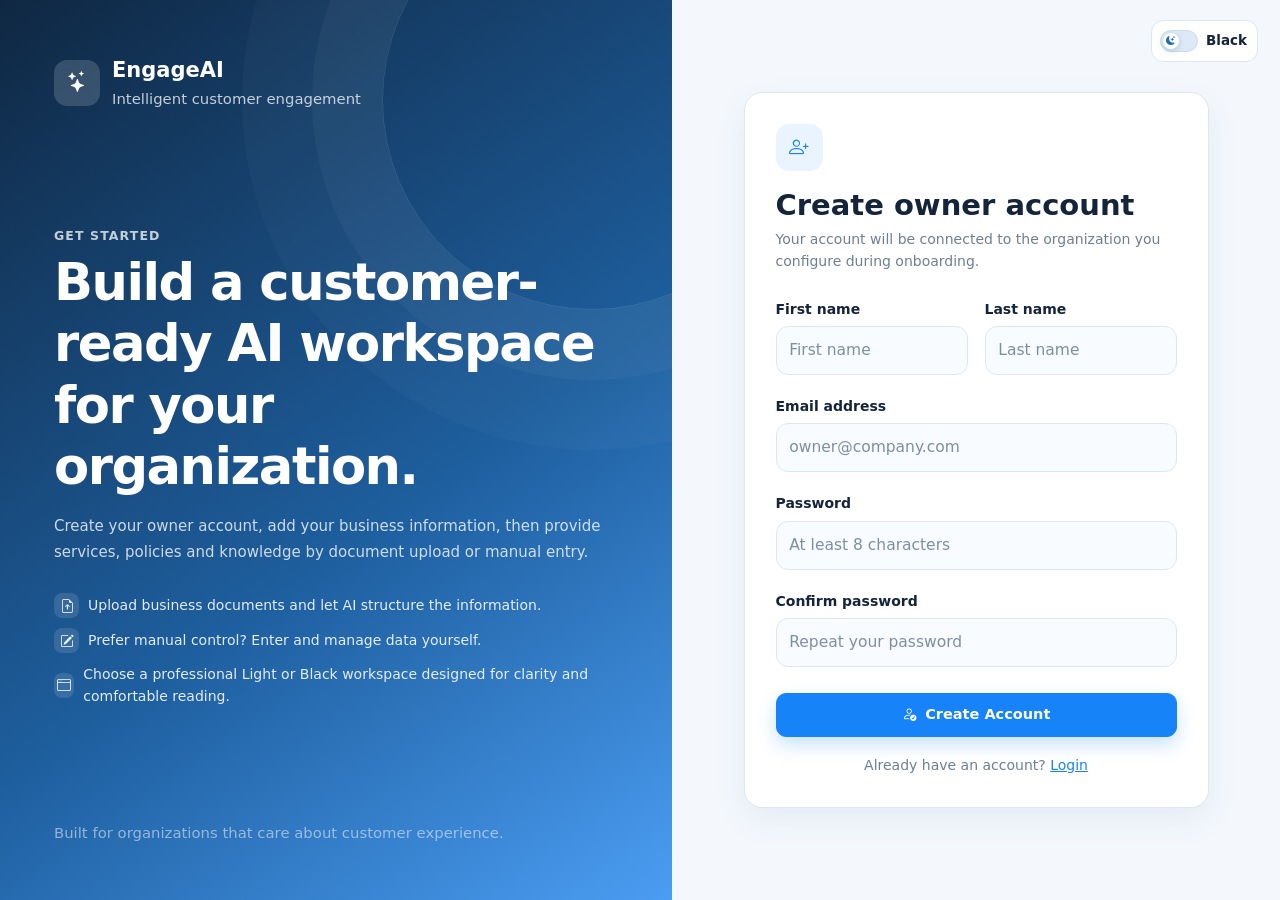
<file: portal/index.html>
<!doctype html>
<html lang="en" data-theme="light">
<head>
  <meta charset="utf-8">
  <meta name="viewport" content="width=device-width, initial-scale=1">
  <script>(function(){try{document.documentElement.setAttribute('data-theme',localStorage.getItem('engageai_theme')==='dark'?'dark':'light')}catch(e){document.documentElement.setAttribute('data-theme','light')}})();</script>
  <title>Create Account · EngageAI</title>
  <link href="https://cdn.jsdelivr.net/npm/bootstrap@5.3.3/dist/css/bootstrap.min.css" rel="stylesheet">
  <link href="https://cdn.jsdelivr.net/npm/bootstrap-icons@1.11.3/font/bootstrap-icons.min.css" rel="stylesheet">
  <link rel="stylesheet" href="css/style.css">
</head>
<body>
  <div class="auth-page">
    <section class="auth-visual">
      <div class="auth-brand">
        <span class="brand-mark"><i class="bi bi-stars"></i></span>
        <div><strong>EngageAI</strong><div class="small opacity-75">Intelligent customer engagement</div></div>
      </div>
      <div class="auth-copy">
        <div class="page-eyebrow text-white opacity-75">Get Started</div>
        <h1>Build a customer-ready AI workspace for your organization.</h1>
        <p>Create your owner account, add your business information, then provide services, policies and knowledge by document upload or manual entry.</p>
        <div class="auth-points">
          <div class="auth-point"><i class="bi bi-file-earmark-arrow-up"></i> Upload business documents and let AI structure the information.</div>
          <div class="auth-point"><i class="bi bi-pencil-square"></i> Prefer manual control? Enter and manage data yourself.</div>
          <div class="auth-point"><i class="bi bi-window"></i> Choose a professional Light or Black workspace designed for clarity and comfortable reading.</div>
        </div>
      </div>
      <small class="opacity-50">Built for organizations that care about customer experience.</small>
    </section>

    <section class="auth-form-side position-relative">
      <div class="surface-card auth-card">
        <div class="section-icon mb-3"><i class="bi bi-person-plus"></i></div>
        <h2>Create owner account</h2>
        <p>Your account will be connected to the organization you configure during onboarding.</p>
        <form id="signupForm" onsubmit="signup(event)">
          <div class="row g-3">
            <div class="col-sm-6"><label class="form-label">First name</label><input class="form-control" name="first_name" placeholder="First name" autocomplete="given-name" required></div>
            <div class="col-sm-6"><label class="form-label">Last name</label><input class="form-control" name="last_name" placeholder="Last name" autocomplete="family-name" required></div>
            <div class="col-12"><label class="form-label">Email address</label><input class="form-control" type="email" name="email" placeholder="owner@company.com" autocomplete="email" required></div>
            <div class="col-12"><label class="form-label">Password</label><input class="form-control" type="password" name="password" minlength="8" placeholder="At least 8 characters" autocomplete="new-password" required></div>
            <div class="col-12"><label class="form-label">Confirm password</label><input class="form-control" type="password" name="confirm_password" minlength="8" placeholder="Repeat your password" autocomplete="new-password" required></div>
          </div>
          <button id="signupBtn" class="btn btn-primary w-100 mt-4" type="submit"><i class="bi bi-person-check me-2"></i>Create Account</button>
        </form>
        <div class="auth-link">Already have an account? <a href="login.html">Login</a></div>
      </div>
    </section>
  </div>
  <script src="https://cdn.jsdelivr.net/npm/bootstrap@5.3.3/dist/js/bootstrap.bundle.min.js"></script>
  <script src="js/app.js"></script>
  <script src="js/auth.js"></script>
</body>
</html>
</file>
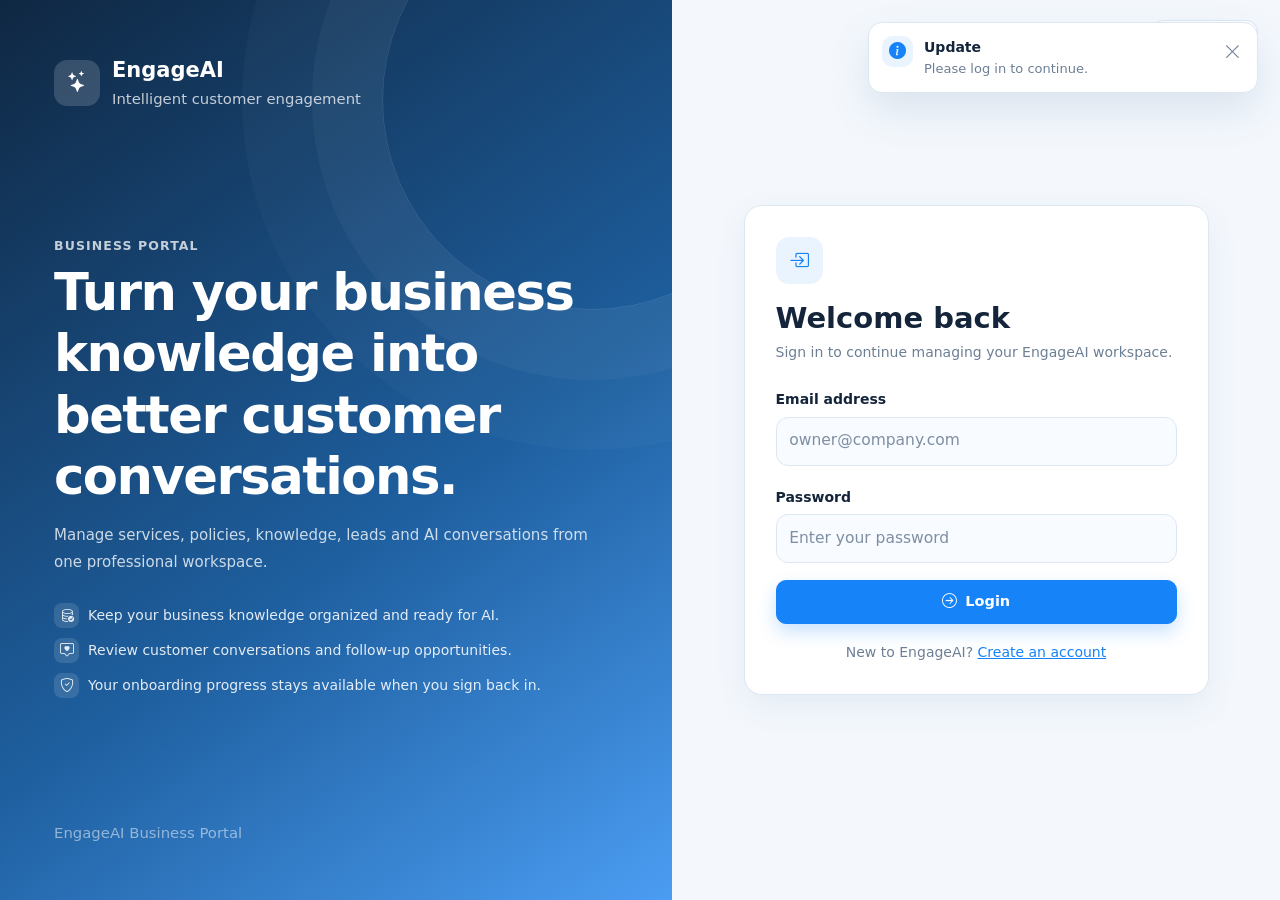
<file: portal/conversations.html>
<!doctype html>
<html lang="en" data-theme="light">
<head>
  <meta charset="utf-8"><meta name="viewport" content="width=device-width, initial-scale=1">
  <script>(function(){try{document.documentElement.setAttribute('data-theme',localStorage.getItem('engageai_theme')==='dark'?'dark':'light')}catch(e){document.documentElement.setAttribute('data-theme','light')}})();</script>
  <title>Conversations · EngageAI</title>
  <link href="https://cdn.jsdelivr.net/npm/bootstrap@5.3.3/dist/css/bootstrap.min.css" rel="stylesheet">
  <link href="https://cdn.jsdelivr.net/npm/bootstrap-icons@1.11.3/font/bootstrap-icons.min.css" rel="stylesheet">
  <link rel="stylesheet" href="css/style.css">
</head>
<body class="conversations-page">
  <div class="portal-layout top-nav-layout">
    <header id="appHeader" class="app-header"></header>
    <main class="portal-main">
      <div class="content-wrap">
        <header class="page-header">
          <div>
            <div class="page-eyebrow">Customer History</div>
            <h1 class="page-title">Visitor Conversations</h1>
            <p class="page-subtitle">Each visitor has one profile box. Open it to review every conversation session, captured identity, service interest and where each chat paused.</p>
          </div>
        </header>

        <section class="surface-card conversation-shell">
          <aside class="conversation-list-panel">
            <div class="conversation-list-head">
              <div class="d-flex align-items-center justify-content-between mb-2">
                <strong class="small">Visitors</strong>
                <span id="conversationCount" class="count-chip">0</span>
              </div>
              <div class="input-group input-group-sm">
                <span class="input-group-text border-end-0" style="background:var(--surface-2);border-color:var(--border);color:var(--muted)"><i class="bi bi-search"></i></span>
                <input id="conversationSearch" class="form-control border-start-0" placeholder="Search name, email or service">
              </div>
              <div class="conversation-list-note"><i class="bi bi-info-circle"></i>Returning visitors stay grouped in the same box.</div>
            </div>
            <div id="list" class="conversation-items"></div>
          </aside>

          <section id="chat" class="chat-panel">
            <div class="chat-empty">
              <div><i class="bi bi-person-lines-fill"></i><strong>Select a visitor</strong><div class="small mt-1">All of their conversation sessions will appear here.</div></div>
            </div>
          </section>
        </section>
      </div>
    </main>
  </div>

  <script src="https://cdn.jsdelivr.net/npm/bootstrap@5.3.3/dist/js/bootstrap.bundle.min.js"></script>
  <script src="js/app.js"></script>
  <script src="js/conversations.js"></script>
</body>
</html>
</file>
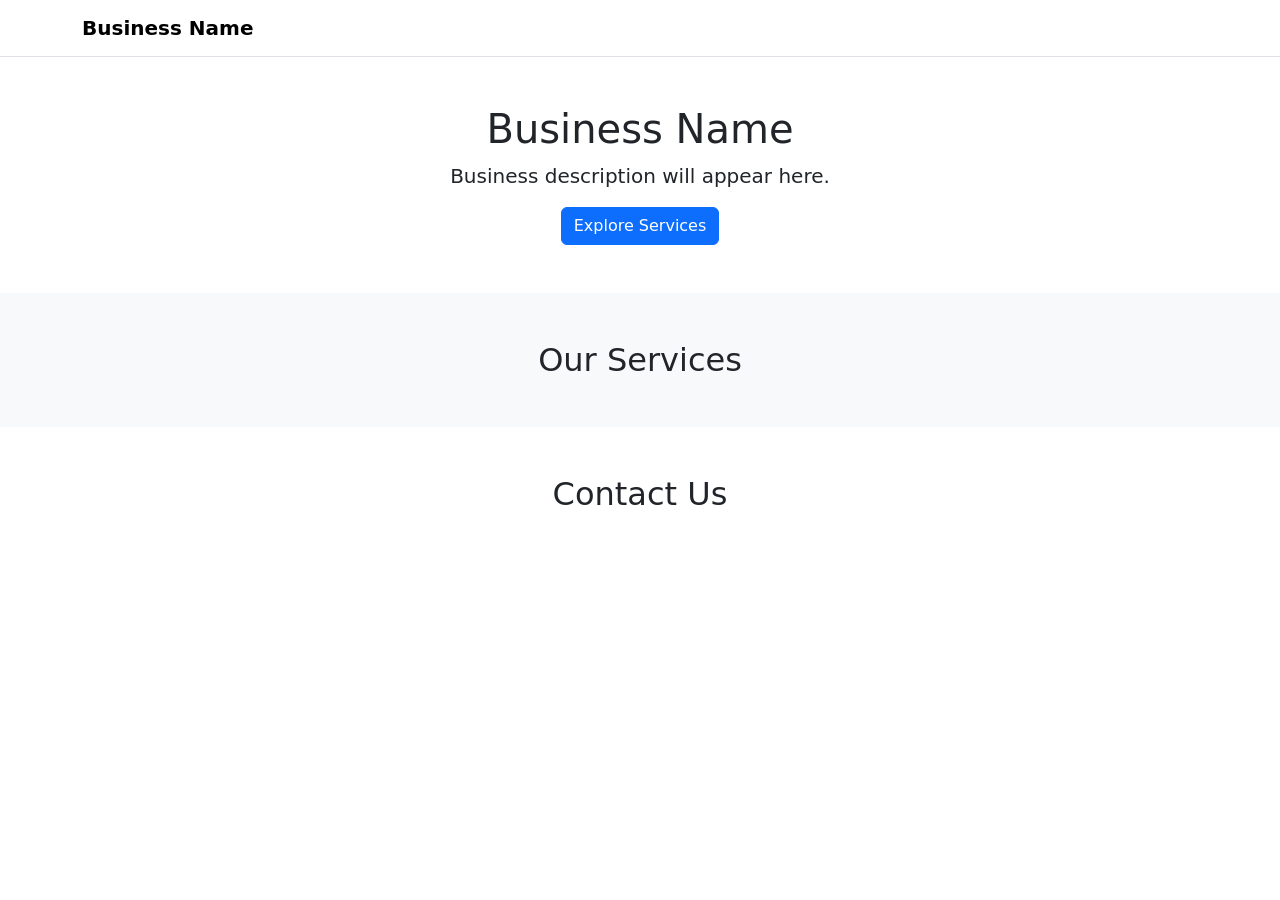
<file: portal/landing-page.html>
<!DOCTYPE html>
<html lang="en">
<head>
  <meta charset="UTF-8">
  <meta name="viewport" content="width=device-width, initial-scale=1.0">

  <title id="pageTitle">Business</title>

  <link
    href="https://cdn.jsdelivr.net/npm/bootstrap@5.3.3/dist/css/bootstrap.min.css"
    rel="stylesheet"
  >
</head>

<body>

  <!-- Navbar -->
  <nav class="navbar navbar-light bg-white border-bottom">
    <div class="container">
      <span class="navbar-brand fw-bold" id="organizationNameNav">
        Business Name
      </span>
    </div>
  </nav>


  <!-- Hero -->
  <section class="py-5 text-center">
    <div class="container">

      <h1 id="organizationName">
        Business Name
      </h1>

      <p class="lead" id="organizationDescription">
        Business description will appear here.
      </p>

      <a href="#services" class="btn btn-primary">
        Explore Services
      </a>

    </div>
  </section>


  <!-- Services -->
  <section id="services" class="py-5 bg-light">
    <div class="container">

      <h2 class="text-center mb-4">
        Our Services
      </h2>

      <div class="row g-4" id="servicesContainer">

        <!-- Dynamic service cards will come here -->

      </div>

    </div>
  </section>


  <!-- Contact -->
  <section class="py-5">
    <div class="container text-center">

      <h2>Contact Us</h2>

      <p id="organizationEmail"></p>

    </div>
  </section>


  <!-- Widget will be added here later -->


<script src="./js/landing-page.js"></script>
</body>
</html>
</file>
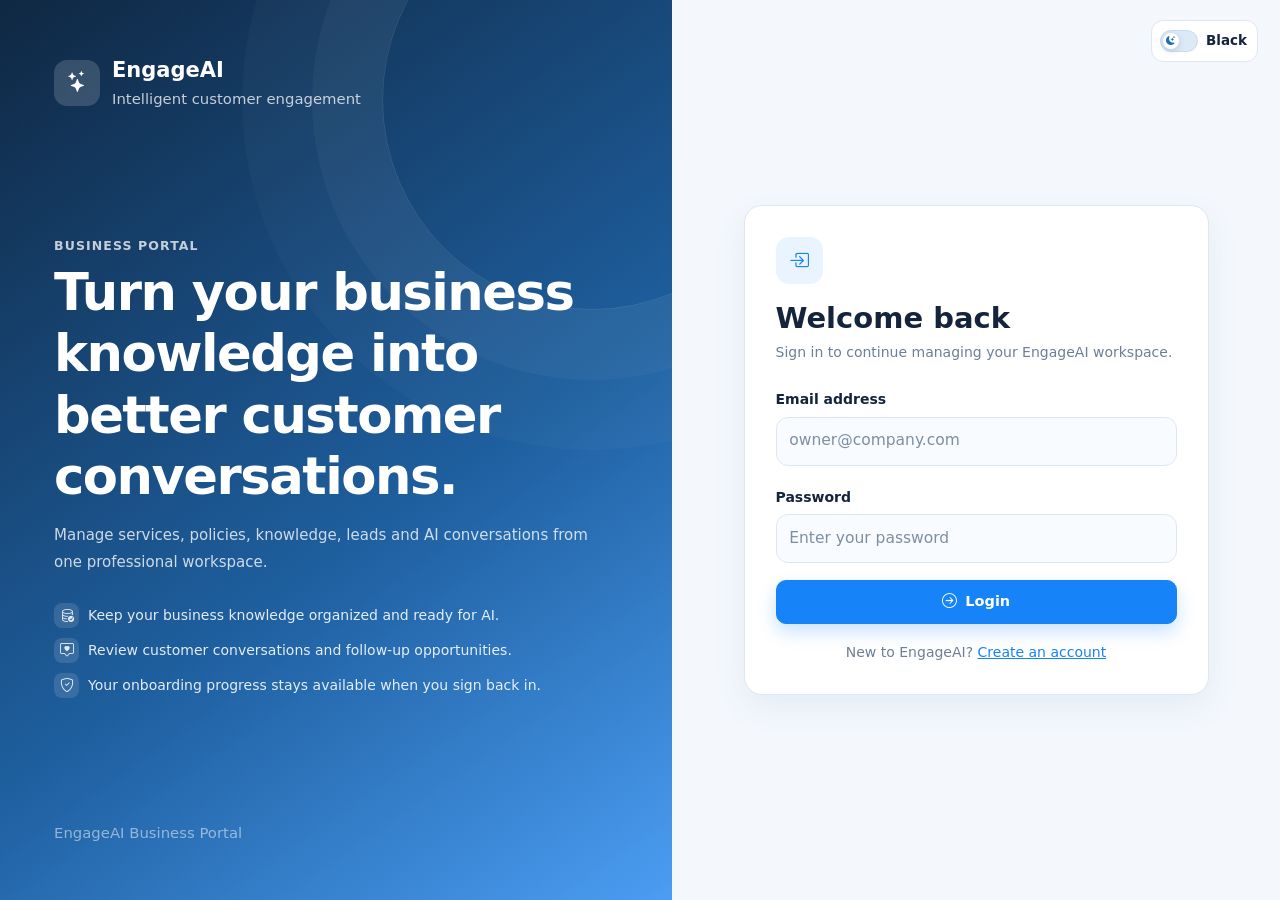
<file: portal/login.html>
<!doctype html>
<html lang="en" data-theme="light">
<head>
  <meta charset="utf-8">
  <meta name="viewport" content="width=device-width, initial-scale=1">
  <script>(function(){try{document.documentElement.setAttribute('data-theme',localStorage.getItem('engageai_theme')==='dark'?'dark':'light')}catch(e){document.documentElement.setAttribute('data-theme','light')}})();</script>
  <title>Login · EngageAI</title>
  <link href="https://cdn.jsdelivr.net/npm/bootstrap@5.3.3/dist/css/bootstrap.min.css" rel="stylesheet">
  <link href="https://cdn.jsdelivr.net/npm/bootstrap-icons@1.11.3/font/bootstrap-icons.min.css" rel="stylesheet">
  <link rel="stylesheet" href="css/style.css">
</head>
<body>
  <div class="auth-page">
    <section class="auth-visual">
      <div class="auth-brand">
        <span class="brand-mark"><i class="bi bi-stars"></i></span>
        <div><strong>EngageAI</strong><div class="small opacity-75">Intelligent customer engagement</div></div>
      </div>
      <div class="auth-copy">
        <div class="page-eyebrow text-white opacity-75">Business Portal</div>
        <h1>Turn your business knowledge into better customer conversations.</h1>
        <p>Manage services, policies, knowledge, leads and AI conversations from one professional workspace.</p>
        <div class="auth-points">
          <div class="auth-point"><i class="bi bi-database-check"></i> Keep your business knowledge organized and ready for AI.</div>
          <div class="auth-point"><i class="bi bi-chat-square-heart"></i> Review customer conversations and follow-up opportunities.</div>
          <div class="auth-point"><i class="bi bi-shield-check"></i> Your onboarding progress stays available when you sign back in.</div>
        </div>
      </div>
      <small class="opacity-50">EngageAI Business Portal</small>
    </section>

    <section class="auth-form-side position-relative">
      <div class="surface-card auth-card">
        <div class="section-icon mb-3"><i class="bi bi-box-arrow-in-right"></i></div>
        <h2>Welcome back</h2>
        <p>Sign in to continue managing your EngageAI workspace.</p>
        <form id="loginForm" onsubmit="login(event)">
          <div class="mb-3">
            <label class="form-label">Email address</label>
            <input class="form-control" type="email" name="email" placeholder="owner@company.com" autocomplete="email" required>
          </div>
          <div class="mb-3">
            <label class="form-label">Password</label>
            <input class="form-control" type="password" name="password" placeholder="Enter your password" autocomplete="current-password" required>
          </div>
          <button id="loginBtn" class="btn btn-primary w-100" type="submit"><i class="bi bi-arrow-right-circle me-2"></i>Login</button>
        </form>
        <div class="auth-link">New to EngageAI? <a href="signup.html">Create an account</a></div>
      </div>
    </section>
  </div>
  <script src="https://cdn.jsdelivr.net/npm/bootstrap@5.3.3/dist/js/bootstrap.bundle.min.js"></script>
  <script src="js/app.js"></script>
  <script src="js/auth.js"></script>
</body>
</html>
</file>
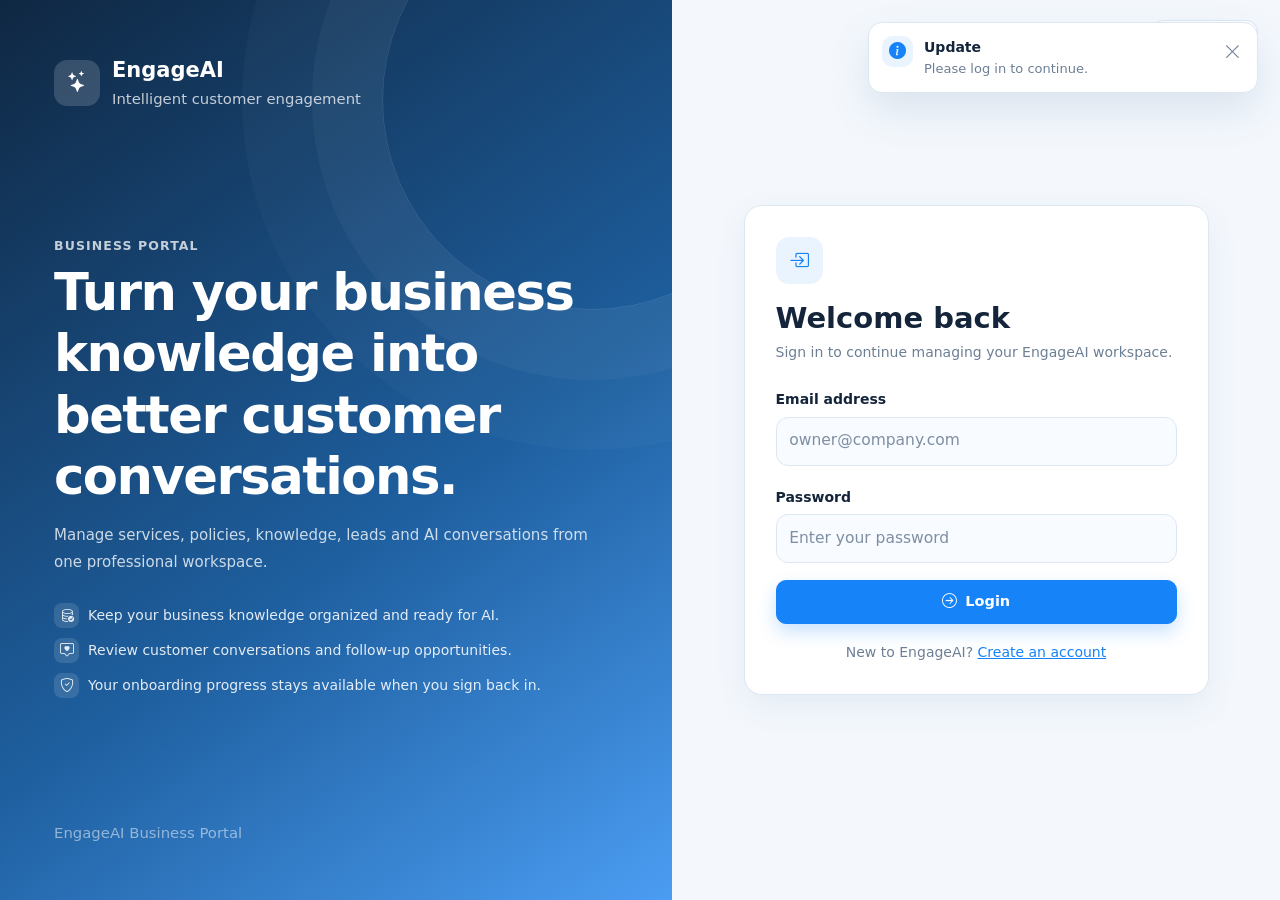
<file: portal/onboarding.html>
<!doctype html>
<html lang="en" data-theme="light">
<head>
  <meta charset="utf-8">
  <meta name="viewport" content="width=device-width, initial-scale=1">
  <script>(function(){try{document.documentElement.setAttribute('data-theme',localStorage.getItem('engageai_theme')==='dark'?'dark':'light')}catch(e){document.documentElement.setAttribute('data-theme','light')}})();</script>
  <title>Business Onboarding · EngageAI</title>
  <link href="https://cdn.jsdelivr.net/npm/bootstrap@5.3.3/dist/css/bootstrap.min.css" rel="stylesheet">
  <link href="https://cdn.jsdelivr.net/npm/bootstrap-icons@1.11.3/font/bootstrap-icons.min.css" rel="stylesheet">
  <link rel="stylesheet" href="css/style.css">
</head>
<body class="onboarding-wizard-page">
  <div id="onboardingBootScreen" class="onboarding-boot-screen" aria-live="polite">
    <div class="onboarding-boot-card">
      <span class="brand-mark"><i class="bi bi-stars"></i></span>
      <div>
        <strong>Preparing your onboarding workspace</strong>
        <small>Your saved step and information are being restored.</small>
      </div>
      <span class="spinner-border spinner-border-sm text-primary" aria-hidden="true"></span>
    </div>
  </div>
  <div class="portal-layout top-nav-layout">
    <header id="appHeader" class="app-header"></header>
    <main class="portal-main onboarding-stage-main" aria-hidden="true">
      <div class="onboarding-background-mark" aria-hidden="true"><i class="bi bi-stars"></i></div>
    </main>
  </div>

  <div class="modal fade onboarding-wizard" id="onboardingWizardModal" tabindex="-1" aria-labelledby="wizardTitle" aria-hidden="true" data-bs-backdrop="static" data-bs-keyboard="false">
    <div class="modal-dialog modal-dialog-centered onboarding-wizard-dialog">
      <div class="modal-content app-modal onboarding-wizard-content">
        <div class="wizard-topbar">
          <div>
            <div class="page-eyebrow">Business onboarding</div>
            <h2 id="wizardTitle" class="wizard-title">Organization information</h2>
          </div>
          <div class="wizard-progress-copy"><strong id="wizardStepNumber">1</strong><span>/ 6</span></div>
        </div>

        <div class="wizard-progress-track" aria-label="Onboarding progress">
          <span id="wizardProgressBar"></span>
        </div>

        <div class="wizard-stepper" id="wizardStepper" aria-label="Onboarding steps">
          <button type="button" class="wizard-step active" data-step="1"><span>1</span><small>Organization</small></button>
          <button type="button" class="wizard-step" data-step="2"><span>2</span><small>Services</small></button>
          <button type="button" class="wizard-step" data-step="3"><span>3</span><small>Policies</small></button>
          <button type="button" class="wizard-step" data-step="4"><span>4</span><small>FAQs</small></button>
          <button type="button" class="wizard-step" data-step="5"><span>5</span><small>Landing Page</small></button>
          <button type="button" class="wizard-step" data-step="6"><span>6</span><small>Activate</small></button>
        </div>

        <div class="wizard-message" id="wizardStepMessage" role="status">
          <i class="bi bi-info-circle"></i><span>Start with the business identity your AI assistant will represent.</span>
        </div>

        <div class="modal-body wizard-body">
          <!-- STEP 1: ORGANIZATION -->
          <section class="wizard-panel" data-panel="1">
            <div class="wizard-panel-heading">
              <span class="section-icon"><i class="bi bi-building"></i></span>
              <div><h3>Organization information</h3><p>Saved details are stored in Business Profile and do not need to be entered again.</p></div>
            </div>
            <form id="orgForm" onsubmit="saveOrg(event)">
              <div class="row g-3">
                <div class="col-md-6"><label class="form-label">Organization name</label><input class="form-control" name="organization_name" placeholder="e.g. PakWheels" required></div>
                <div class="col-md-6"><label class="form-label">Organization type</label><input class="form-control" name="organization_type" placeholder="e.g. Automotive marketplace" required></div>
                <div class="col-12"><label class="form-label">Short description</label><textarea class="form-control wizard-textarea" name="short_description" rows="3" placeholder="Briefly explain what your organization does and who it serves." required></textarea></div>
              </div>
              <div class="wizard-primary-action">
                <span><i class="bi bi-shield-check"></i> Saved information remains editable from Business Profile.</span>
                <button id="saveOrgBtn" class="btn btn-primary" type="submit"><i class="bi bi-check2-circle me-2"></i>Save & Continue</button>
              </div>
            </form>
          </section>

          <!-- STEP 2: SERVICES -->
          <section class="wizard-panel d-none" data-panel="2">
            <div class="wizard-panel-heading">
              <span class="section-icon"><i class="bi bi-grid-1x2"></i></span>
              <div><h3>Services & packages <span class="text-danger">*</span></h3><p>Required. Add at least one service by upload or manual entry before continuing.</p></div>
              <span class="status-pill success"><span id="serviceCount">0</span> added</span>
            </div>
            <div class="row g-3 wizard-choice-row">
              <div class="col-lg-5">
                <div class="setup-choice wizard-choice-card">
                  <h4><i class="bi bi-file-earmark-arrow-up me-2 text-primary"></i>Upload document</h4>
                  <p>PDF, DOCX, TXT or MD. EngageAI parses structured service records from the required field format.</p>
                  <input id="serviceDoc" type="file" class="form-control" accept=".pdf,.docx,.txt,.md">
                  <button id="serviceExtractBtn" class="btn btn-primary w-100 mt-2" type="button" onclick="extractFile('services','#serviceDoc','#serviceNote', event.currentTarget)"><i class="bi bi-file-text me-2"></i>Parse & Add</button>
                  <div id="serviceNote" class="inline-note compact-note"></div>
                </div>
              </div>
              <div class="col-lg-7">
                <div class="setup-choice wizard-choice-card">
                  <h4><i class="bi bi-pencil-square me-2 text-primary"></i>Manual entry</h4>
                  <form id="serviceForm" onsubmit="addService(event)">
                    <input type="hidden" name="service_id">
                    <div class="row g-2">
                      <div class="col-md-6"><input class="form-control" name="service_name" placeholder="Service name" required></div>
                      <div class="col-md-6"><input class="form-control" name="sub_service_name" placeholder="Package / sub-service"></div>
                      <div class="col-md-8"><input class="form-control" name="service_description" placeholder="Short description" required></div>
                      <div class="col-md-4"><input class="form-control" name="service_price" type="number" step="0.01" min="0" placeholder="Price"></div>
                      <div class="col-12"><input class="form-control" name="service_requirements" placeholder="Requirements" required></div>
                    </div>
                    <div class="d-flex justify-content-end gap-2 mt-2">
                      <button id="cancelServiceEditBtn" class="btn btn-soft d-none" type="button" onclick="cancelServiceEdit()">Cancel edit</button>
                      <button id="addServiceBtn" class="btn btn-soft" type="submit"><i class="bi bi-plus-circle me-2"></i>Add Service</button>
                    </div>
                  </form>
                </div>
              </div>
            </div>
            <div class="wizard-saved-strip">
              <div><strong>Saved services</strong><small>Use Edit or Delete if you need to correct something before continuing.</small></div>
              <div id="serviceSavedList" class="wizard-saved-list"><span class="empty-mini">No services added yet.</span></div>
            </div>
          </section>

          <!-- STEP 3: POLICIES -->
          <section class="wizard-panel d-none" data-panel="3">
            <div class="wizard-panel-heading">
              <span class="section-icon"><i class="bi bi-shield-check"></i></span>
              <div><h3>Business policies <span class="text-danger">*</span></h3><p>Required. Add at least one customer-facing policy before continuing.</p></div>
              <span class="status-pill success"><span id="policyCount">0</span> added</span>
            </div>
            <div class="row g-3 wizard-choice-row">
              <div class="col-lg-5">
                <div class="setup-choice wizard-choice-card">
                  <h4><i class="bi bi-file-earmark-lock me-2 text-primary"></i>Upload document</h4>
                  <p>Upload policies using the required Policy Name, Policy Description and Related Service field format.</p>
                  <input id="policyDoc" type="file" class="form-control" accept=".pdf,.docx,.txt,.md">
                  <button id="policyExtractBtn" class="btn btn-primary w-100 mt-2" type="button" onclick="extractFile('policies','#policyDoc','#policyNote', event.currentTarget)"><i class="bi bi-file-text me-2"></i>Parse & Add</button>
                  <div id="policyNote" class="inline-note compact-note"></div>
                </div>
              </div>
              <div class="col-lg-7">
                <div class="setup-choice wizard-choice-card">
                  <h4><i class="bi bi-pencil-square me-2 text-primary"></i>Manual entry</h4>
                  <form id="policyForm" onsubmit="addPolicy(event)">
                    <input type="hidden" name="policy_id">
                    <div class="row g-2">
                      <div class="col-md-6"><input class="form-control" name="policy_name" placeholder="Policy name" required></div>
                      <div class="col-md-6"><select class="form-select" name="related_service_id"><option value="">General / No related service</option></select></div>
                      <div class="col-12"><textarea class="form-control" name="policy_description" rows="2" placeholder="Policy description" required></textarea></div>
                    </div>
                    <div class="d-flex justify-content-end gap-2 mt-2">
                      <button id="cancelPolicyEditBtn" class="btn btn-soft d-none" type="button" onclick="cancelPolicyEdit()">Cancel edit</button>
                      <button id="addPolicyBtn" class="btn btn-soft" type="submit"><i class="bi bi-plus-circle me-2"></i>Add Policy</button>
                    </div>
                  </form>
                </div>
              </div>
            </div>
            <div class="wizard-saved-strip">
              <div><strong>Saved policies</strong><small>Review or correct saved rules before continuing.</small></div>
              <div id="policySavedList" class="wizard-saved-list"><span class="empty-mini">No policies added yet.</span></div>
            </div>
          </section>

          <!-- STEP 4: FAQs (OPTIONAL) -->
          <section class="wizard-panel d-none" data-panel="4">
            <div class="wizard-panel-heading">
              <span class="section-icon"><i class="bi bi-journal-richtext"></i></span>
              <div><h3>FAQs <span class="text-muted fw-normal">(Optional)</span></h3><p>Add common customer questions and answers if you want. You can continue without adding any FAQs.</p></div>
              <span class="status-pill success"><span id="knowledgeCount">0</span> added</span>
            </div>
            <div class="row g-3 wizard-choice-row">
              <div class="col-lg-5">
                <div class="setup-choice wizard-choice-card">
                  <h4><i class="bi bi-cloud-arrow-up me-2 text-primary"></i>Upload FAQs</h4>
                  <p>Upload a PDF, DOCX, TXT or MD containing common questions and answers.</p>
                  <form id="knowledgeUploadForm" onsubmit="uploadKnowledge(event)">
                    <input class="form-control" type="file" name="file" accept=".pdf,.docx,.txt,.md" required>
                    <button id="knowledgeUploadBtn" class="btn btn-primary w-100 mt-2" type="submit"><i class="bi bi-cloud-check me-2"></i>Upload & Index</button>
                  </form>
                  <div id="knowledgeNote" class="inline-note compact-note"></div>
                </div>
              </div>
              <div class="col-lg-7">
                <div class="setup-choice wizard-choice-card">
                  <h4><i class="bi bi-card-text me-2 text-primary"></i>Manual FAQ</h4>
                  <form id="knowledgeManualForm" onsubmit="addManualKnowledge(event)">
                    <div class="row g-2">
                      <div class="col-12"><input class="form-control" name="title" placeholder="FAQ title, e.g. Vehicle Inspection FAQ" required></div>
                      <div class="col-12"><textarea class="form-control" name="content" rows="3" placeholder="Write the question and answer or FAQ information..." required></textarea></div>
                    </div>
                    <div class="d-flex justify-content-end mt-2"><button id="knowledgeManualBtn" class="btn btn-soft" type="submit"><i class="bi bi-plus-circle me-2"></i>Add FAQ</button></div>
                  </form>
                </div>
              </div>
            </div>
            <div class="wizard-saved-strip">
              <div><strong>Saved FAQs</strong><small>Optional. Delete an FAQ source if it was added by mistake.</small></div>
              <div id="knowledgeSavedList" class="wizard-saved-list"><span class="empty-mini">No FAQs added yet.</span></div>
            </div>
          </section>
          
          <!-- STEP 5: LANDING PAGE -->
          <section class="wizard-panel d-none" data-panel="5">
            <div class="wizard-panel-heading">
              <span class="section-icon">
                <i class="bi bi-window"></i>
              </span>

              <div>
                <h3>Your business landing page
                  <span class="text-muted fw-normal">(Optional)</span>
                </h3>
                <p>
                  EngageAI will create your business page using the information
                  you provided during onboarding.
                </p>
              </div>
            </div>

            <div class="setup-choice wizard-choice-card">
              <span class="onboarding-card-icon">
                <i class="bi bi-globe2"></i>
              </span>

              <h4>Landing Page Preview</h4>

              <p>
                Your organization information and services will appear here
                automatically.
              </p>

              <div id="landingPagePreview">
                <button
                  type="button"
                  class="btn btn-primary"
                  onclick="previewLandingPage()"
                >
                  <i class="bi bi-eye me-2"></i>
                  Preview Landing Page
                </button>
                <button
                  type="button"
                  class="btn btn-success mt-2"
                  onclick="enableLandingPage()"
                >
                  <i class="bi bi-globe2 me-2"></i>
                  Publish Landing Page
                </button>
              </div>
            </div>
          </section>

          <!-- STEP 5: ACTIVATE -->
          <section class="wizard-panel d-none" data-panel="6">
            <div class="activation-panel">
              <div class="activation-icon"><i class="bi bi-rocket-takeoff"></i></div>
              <div class="page-eyebrow">Final step</div>
              <h3>Ready to activate your business workspace?</h3>
              <p>Your organization information is already stored in Business Profile. Review this setup summary, then activate the workspace.</p>
              <div class="activation-summary">
                <div><i class="bi bi-building-check"></i><span><strong>Organization</strong><small id="finalOrgName">Saved</small></span></div>
                <div><i class="bi bi-grid-1x2"></i><span><strong>Services</strong><small><b id="finalServiceCount">0</b> saved</small></span></div>
                <div><i class="bi bi-shield-check"></i><span><strong>Policies</strong><small><b id="finalPolicyCount">0</b> saved</small></span></div>
                <div><i class="bi bi-journal-check"></i><span><strong>FAQs</strong><small><b id="finalKnowledgeCount">0</b> added (optional)</small></span></div>
              </div>
              <div class="activation-note"><i class="bi bi-info-circle-fill"></i><span>After activation, Dashboard opens automatically. Everything remains editable from Business Profile.</span></div>
            </div>
          </section>
        </div>

        <div class="wizard-footer">
          <button id="wizardBackBtn" class="btn btn-soft" type="button" onclick="previousWizardStep()"><i class="bi bi-arrow-left me-2"></i>Back</button>
          <div class="wizard-footer-hint" id="wizardFooterHint">Save organization information to continue.</div>
          <button id="wizardNextBtn" class="btn btn-primary" type="button" onclick="nextWizardStep()">Next <i class="bi bi-arrow-right ms-2"></i></button>
          <button id="completeBtn" class="btn btn-primary d-none" type="button" onclick="completeOnboarding(event.currentTarget)"><i class="bi bi-rocket-takeoff me-2"></i>Activate Workspace</button>
        </div>
      </div>
    </div>
  </div>

  <script src="https://cdn.jsdelivr.net/npm/bootstrap@5.3.3/dist/js/bootstrap.bundle.min.js"></script>
  <script src="js/app.js"></script>
  <script src="js/onboarding.js"></script>
</body>
</html>
</file>
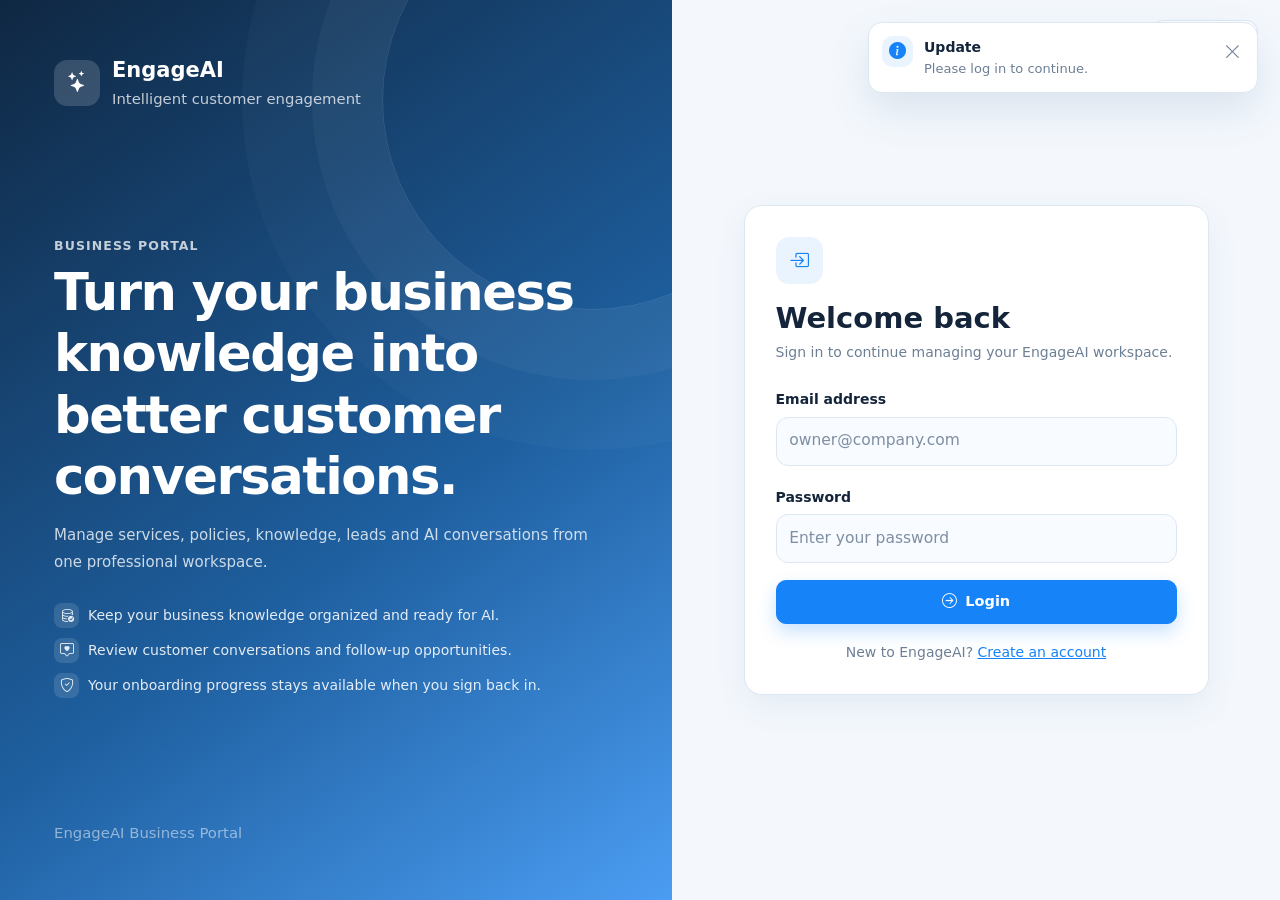
<file: portal/profile.html>
<!doctype html>
<html lang="en" data-theme="light">
<head>
  <meta charset="utf-8"><meta name="viewport" content="width=device-width, initial-scale=1">
  <script>(function(){try{document.documentElement.setAttribute('data-theme',localStorage.getItem('engageai_theme')==='dark'?'dark':'light')}catch(e){document.documentElement.setAttribute('data-theme','light')}})();</script>
  <title>Business Profile · EngageAI</title>
  <link href="https://cdn.jsdelivr.net/npm/bootstrap@5.3.3/dist/css/bootstrap.min.css" rel="stylesheet">
  <link href="https://cdn.jsdelivr.net/npm/bootstrap-icons@1.11.3/font/bootstrap-icons.min.css" rel="stylesheet">
  <link rel="stylesheet" href="css/style.css">
</head>
<body>
  <div class="portal-layout top-nav-layout">
    <header id="appHeader" class="app-header"></header>
    <main class="portal-main">
      <div class="content-wrap">
        <header class="page-header">
          <div><div class="page-eyebrow">Organization Workspace</div><h1 class="page-title">Business Profile</h1><p class="page-subtitle">Review the information your AI uses. Open a management window only when you need to add or change something.</p></div>
        </header>

        <section class="surface-card profile-hero mb-4">
          <div class="position-relative" style="z-index:1">
            <div class="d-flex flex-column flex-md-row align-items-md-start justify-content-between gap-3">
              <div>
                <span id="profileType" class="profile-type"><i class="bi bi-building"></i>Loading...</span>
                <h2 id="profileName" class="profile-name mt-3">Loading organization...</h2>
                <p id="profileDescription" class="profile-description">—</p>
              </div>
              <button class="btn btn-soft" type="button" onclick="openOrganizationModal()"><i class="bi bi-pencil-square me-2"></i>Edit Organization</button>
            </div>
          </div>
        </section>

        <section class="mb-4">
          <div class="section-heading mb-3">
            <div class="section-heading-copy">
              <div class="page-eyebrow">Business Configuration</div>
              <h2>Manage your business information</h2>
              <p>Keep the profile clean. Open a section only when you want to review, add, edit, or remove information.</p>
            </div>
          </div>

          <div class="row g-3 management-launch-grid">
            <div class="col-md-6 col-xl-4">
              <button class="surface-card management-launch-card w-100" type="button" onclick="openServicesManager()">
                <div class="management-launch-top">
                  <span class="management-launch-icon"><i class="bi bi-grid-1x2-fill"></i></span>
                  <span class="management-launch-count"><strong id="servicesCount">0</strong><small>items</small></span>
                </div>
                <div class="management-launch-copy">
                  <div class="page-eyebrow mb-1">Catalogue</div>
                  <h3>Services & packages</h3>
                  <p id="servicesPreview">Review the services and packages your organization offers.</p>
                </div>
                <div class="management-launch-action"><span>Open services</span><i class="bi bi-arrow-right"></i></div>
              </button>
            </div>

            <div class="col-md-6 col-xl-4">
              <button class="surface-card management-launch-card w-100" type="button" onclick="openPoliciesManager()">
                <div class="management-launch-top">
                  <span class="management-launch-icon"><i class="bi bi-shield-check"></i></span>
                  <span class="management-launch-count"><strong id="policiesCount">0</strong><small>items</small></span>
                </div>
                <div class="management-launch-copy">
                  <div class="page-eyebrow mb-1">Business Rules</div>
                  <h3>Policies</h3>
                  <p id="policiesPreview">Manage cancellation, refund, booking, and other business rules.</p>
                </div>
                <div class="management-launch-action"><span>Open policies</span><i class="bi bi-arrow-right"></i></div>
              </button>
            </div>

            <div class="col-md-6 col-xl-4">
              <button class="surface-card management-launch-card w-100" type="button" onclick="openKnowledgeManager()">
                <div class="management-launch-top">
                  <span class="management-launch-icon"><i class="bi bi-journal-richtext"></i></span>
                  <span class="management-launch-count"><strong id="docsCount">0</strong><small>sources</small></span>
                </div>
                <div class="management-launch-copy">
                  <div class="page-eyebrow mb-1">AI Knowledge</div>
                  <h3>Knowledge Base</h3>
                  <p id="docsPreview">Review documents and notes used by your AI assistant.</p>
                </div>
                <div class="management-launch-action"><span>Open knowledge</span><i class="bi bi-arrow-right"></i></div>
              </button>
            </div>
          </div>
        </section>

        <section class="surface-card widget-integration-card mb-4" aria-labelledby="widgetIntegrationTitle">
          <div class="widget-integration-heading">
            <div>
              <div class="page-eyebrow">Website & Chatbot</div>
              <h2 id="widgetIntegrationTitle">Add your EngageAI chatbot to your website</h2>
              <p>Copy your organization widget link or paste the ready-made embed code before the closing <code>&lt;/body&gt;</code> tag on your website.</p>
            </div>
            <span class="widget-ready-badge"><i class="bi bi-check-circle-fill"></i> Ready to embed</span>
          </div>

            <div class="card mt-3">
              <div class="card-body">
                <h5 class="card-title">
                  <i class="bi bi-globe2 me-2"></i>
                  Landing Page
                </h5>

                <div id="landingPageProfile">
                  <span class="text-muted">Loading landing page...</span>
                </div>
              </div>
            </div>

            <div>
              <label class="form-label" for="widgetEmbedCode">Website embed code</label>
              <div class="widget-embed-box">
                <textarea id="widgetEmbedCode" class="form-control widget-code-area" rows="3" readonly>Loading embed code...</textarea>
                <button class="btn btn-primary widget-copy-embed" type="button" onclick="copyWidgetEmbedCode()"><i class="bi bi-code-slash me-1"></i>Copy Embed Code</button>
              </div>
            </div>
          </div>

          <div class="widget-install-note">
            <i class="bi bi-info-circle-fill"></i>
            <span>After this code is added to the business website, customers will see the chat button and their messages will appear in EngageAI Conversations.</span>
          </div>
        </section>
      </div>
    </main>
  </div>

  <!-- Services manager modal -->
  <div class="modal fade" id="servicesManagerModal" tabindex="-1" aria-hidden="true">
    <div class="modal-dialog modal-dialog-centered modal-xl modal-dialog-scrollable">
      <div class="modal-content app-modal manager-modal">
        <div class="modal-header border-0 manager-modal-header">
          <div class="d-flex align-items-center gap-3">
            <span class="manager-modal-icon"><i class="bi bi-grid-1x2-fill"></i></span>
            <div><div class="page-eyebrow mb-1">Catalogue</div><h5 class="modal-title">Services & packages <span id="servicesManagerCount" class="count-chip ms-1">0</span></h5><p class="manager-modal-subtitle">Review, add, edit, or remove services without cluttering the profile page.</p></div>
          </div>
          <button class="btn-close" type="button" data-bs-dismiss="modal"></button>
        </div>
        <div class="modal-body pt-0">
          <div class="manager-toolbar"><div class="manager-toolbar-note"><i class="bi bi-info-circle"></i>Changes are saved to your business profile and AI knowledge.</div><button class="btn btn-primary" type="button" onclick="openServiceModal(true)"><i class="bi bi-plus-lg me-1"></i>Add Service</button></div>
          <div id="services" class="catalogue-list manager-list"></div>
        </div>
        <div class="modal-footer border-0"><button class="btn btn-soft" type="button" data-bs-dismiss="modal">Close</button></div>
      </div>
    </div>
  </div>

  <!-- Policies manager modal -->
  <div class="modal fade" id="policiesManagerModal" tabindex="-1" aria-hidden="true">
    <div class="modal-dialog modal-dialog-centered modal-xl modal-dialog-scrollable">
      <div class="modal-content app-modal manager-modal">
        <div class="modal-header border-0 manager-modal-header">
          <div class="d-flex align-items-center gap-3">
            <span class="manager-modal-icon"><i class="bi bi-shield-check"></i></span>
            <div><div class="page-eyebrow mb-1">Business Rules</div><h5 class="modal-title">Policies <span id="policiesManagerCount" class="count-chip ms-1">0</span></h5><p class="manager-modal-subtitle">Keep your customer-facing rules organized in one place.</p></div>
          </div>
          <button class="btn-close" type="button" data-bs-dismiss="modal"></button>
        </div>
        <div class="modal-body pt-0">
          <div class="manager-toolbar"><div class="manager-toolbar-note"><i class="bi bi-info-circle"></i>Use related services to keep policies easy for the assistant to understand.</div><button class="btn btn-primary" type="button" onclick="openPolicyModal(true)"><i class="bi bi-plus-lg me-1"></i>Add Policy</button></div>
          <div id="policies" class="catalogue-list manager-list"></div>
        </div>
        <div class="modal-footer border-0"><button class="btn btn-soft" type="button" data-bs-dismiss="modal">Close</button></div>
      </div>
    </div>
  </div>

  <!-- Knowledge manager modal -->
  <div class="modal fade" id="knowledgeManagerModal" tabindex="-1" aria-hidden="true">
    <div class="modal-dialog modal-dialog-centered modal-xl modal-dialog-scrollable">
      <div class="modal-content app-modal manager-modal">
        <div class="modal-header border-0 manager-modal-header">
          <div class="d-flex align-items-center gap-3">
            <span class="manager-modal-icon"><i class="bi bi-journal-richtext"></i></span>
            <div><div class="page-eyebrow mb-1">AI Knowledge</div><h5 class="modal-title">Knowledge Base <span id="docsManagerCount" class="count-chip ms-1">0</span></h5><p class="manager-modal-subtitle">Documents and notes that ground your customer assistant.</p></div>
          </div>
          <button class="btn-close" type="button" data-bs-dismiss="modal"></button>
        </div>
        <div class="modal-body pt-0">
          <div class="manager-toolbar"><div class="manager-toolbar-note"><i class="bi bi-stars"></i>Upload a document or add a manual note whenever your business information changes.</div><button class="btn btn-primary" type="button" onclick="openKnowledgeModal(true)"><i class="bi bi-plus-lg me-1"></i>Add Knowledge</button></div>
          <div id="docs" class="row g-2 manager-doc-grid"></div>
        </div>
        <div class="modal-footer border-0"><button class="btn btn-soft" type="button" data-bs-dismiss="modal">Close</button></div>
      </div>
    </div>
  </div>

  <!-- Organization modal -->
  <div class="modal fade" id="organizationModal" tabindex="-1" aria-hidden="true">
    <div class="modal-dialog modal-dialog-centered">
      <div class="modal-content app-modal">
        <div class="modal-header border-0"><div><div class="page-eyebrow mb-1">Organization</div><h5 class="modal-title">Edit business information</h5></div><button class="btn-close" type="button" data-bs-dismiss="modal"></button></div>
        <form id="orgForm" onsubmit="saveOrg(event)">
          <div class="modal-body pt-0">
            <div class="mb-3"><label class="form-label">Organization name</label><input class="form-control" name="organization_name" required></div>
            <div class="mb-3"><label class="form-label">Organization type</label><input class="form-control" name="organization_type" required></div>
            <div><label class="form-label">Short description</label><textarea class="form-control" name="short_description" required></textarea></div>
          </div>
          <div class="modal-footer border-0"><button class="btn btn-soft" type="button" data-bs-dismiss="modal">Close</button><button id="orgSaveBtn" class="btn btn-primary" type="submit">Save Changes</button></div>
        </form>
      </div>
    </div>
  </div>

  <!-- Service modal -->
  <div class="modal fade" id="serviceModal" tabindex="-1" aria-hidden="true">
    <div class="modal-dialog modal-dialog-centered modal-lg">
      <div class="modal-content app-modal">
        <div class="modal-header border-0"><div><div class="page-eyebrow mb-1">Service Catalogue</div><h5 id="serviceModalTitle" class="modal-title">Add service</h5></div><button class="btn-close" type="button" data-bs-dismiss="modal"></button></div>
        <form id="serviceForm" onsubmit="saveService(event)">
          <div class="modal-body pt-0">
            <input type="hidden" name="service_id">
            <div class="row g-3">
              <div class="col-md-6"><label class="form-label">Service name</label><input class="form-control" name="service_name" placeholder="Service name" required></div>
              <div class="col-md-6"><label class="form-label">Sub-service / package</label><input class="form-control" name="sub_service_name" placeholder="Sub-service / package" required></div>
              <div class="col-12"><label class="form-label">Description</label><textarea class="form-control" name="service_description" required></textarea></div>
              <div class="col-md-4"><label class="form-label">Price</label><input class="form-control" type="number" step="0.01" min="0" name="service_price" placeholder="Price" required></div>
              <div class="col-md-8"><label class="form-label">Requirements</label><textarea class="form-control" name="service_requirements" required></textarea></div>
            </div>
          </div>
          <div class="modal-footer border-0"><button class="btn btn-soft" type="button" data-bs-dismiss="modal">Close</button><button id="serviceSaveBtn" class="btn btn-primary" type="submit">Save Service</button></div>
        </form>
      </div>
    </div>
  </div>

  <!-- Policy modal -->
  <div class="modal fade" id="policyModal" tabindex="-1" aria-hidden="true">
    <div class="modal-dialog modal-dialog-centered modal-lg">
      <div class="modal-content app-modal">
        <div class="modal-header border-0"><div><div class="page-eyebrow mb-1">Business Rules</div><h5 id="policyModalTitle" class="modal-title">Add policy</h5></div><button class="btn-close" type="button" data-bs-dismiss="modal"></button></div>
        <form id="policyForm" onsubmit="savePolicy(event)">
          <div class="modal-body pt-0">
            <input type="hidden" name="policy_id">
            <div class="row g-3">
              <div class="col-md-6"><label class="form-label">Policy name</label><input class="form-control" name="policy_name" required></div>
              <div class="col-md-6"><label class="form-label">Related service</label><select class="form-select" name="related_service_id"><option value="">General / No related service</option></select></div>
              <div class="col-12"><label class="form-label">Policy description</label><textarea class="form-control" name="policy_description" required></textarea></div>
            </div>
          </div>
          <div class="modal-footer border-0"><button class="btn btn-soft" type="button" data-bs-dismiss="modal">Close</button><button id="policySaveBtn" class="btn btn-primary" type="submit">Save Policy</button></div>
        </form>
      </div>
    </div>
  </div>

  <!-- Knowledge modal -->
  <div class="modal fade" id="knowledgeModal" tabindex="-1" aria-hidden="true">
    <div class="modal-dialog modal-dialog-centered modal-lg">
      <div class="modal-content app-modal">
        <div class="modal-header border-0"><div><div class="page-eyebrow mb-1">AI Knowledge</div><h5 class="modal-title">Add knowledge source</h5></div><button class="btn-close" type="button" data-bs-dismiss="modal"></button></div>
        <div class="modal-body pt-0">
          <ul class="nav nav-pills mb-3" role="tablist">
            <li class="nav-item"><button class="nav-link active" data-bs-toggle="pill" data-bs-target="#knowledgeUploadPane" type="button"><i class="bi bi-cloud-arrow-up me-1"></i>Upload Document</button></li>
            <li class="nav-item"><button class="nav-link" data-bs-toggle="pill" data-bs-target="#knowledgeManualPane" type="button"><i class="bi bi-pencil-square me-1"></i>Manual Note</button></li>
          </ul>
          <div class="tab-content">
            <div class="tab-pane fade show active" id="knowledgeUploadPane">
              <form id="knowledgeUploadForm" onsubmit="uploadDoc(event)">
                <div class="upload-zone"><label class="form-label">Choose knowledge document</label><input class="form-control" type="file" name="file" accept=".pdf,.docx,.txt,.md" required><div class="form-hint">PDF, DOCX, TXT or Markdown.</div></div>
                <button id="knowledgeUploadBtn" class="btn btn-primary mt-3" type="submit"><i class="bi bi-cloud-check me-2"></i>Upload & Index</button>
              </form>
            </div>
            <div class="tab-pane fade" id="knowledgeManualPane">
              <form id="knowledgeManualForm" onsubmit="saveManualKnowledge(event)">
                <div class="mb-3"><label class="form-label">Knowledge title</label><input class="form-control" name="title" placeholder="e.g. Booking FAQ" required></div>
                <div><label class="form-label">Knowledge content</label><textarea class="form-control" name="content" placeholder="Write the information your AI should know..." required></textarea></div>
                <button id="manualKnowledgeBtn" class="btn btn-primary mt-3" type="submit"><i class="bi bi-plus-circle me-2"></i>Add Knowledge Note</button>
              </form>
            </div>
          </div>
        </div>
        <div class="modal-footer border-0"><button class="btn btn-soft" type="button" data-bs-dismiss="modal">Close</button></div>
      </div>
    </div>
  </div>

  <script src="https://cdn.jsdelivr.net/npm/bootstrap@5.3.3/dist/js/bootstrap.bundle.min.js"></script>
  <script src="js/app.js"></script>
  <script src="js/profile.js"></script>
</body>
</html>
</file>
<file: portal/css/style.css>
:root,
:root[data-theme="sky"] {
  --bg: #f3f8ff;
  --surface: #ffffff;
  --surface-2: #f7fbff;
  --surface-3: #eaf4ff;
  --text: #132238;
  --muted: #6e7f95;
  --border: #dbe7f3;
  --primary: #1877f2;
  --primary-dark: #0d5fce;
  --primary-soft: #e8f3ff;
  --success: #1b9c68;
  --danger: #d94152;
  --warning: #d9921e;
  --sidebar: #0f2742;
  --sidebar-text: #dce9f8;
  --sidebar-muted: #8fa8c4;
  --shadow: 0 14px 38px rgba(33, 84, 131, .10);
  --shadow-hover: 0 20px 46px rgba(33, 84, 131, .16);
}

:root[data-theme="light"] {
  --bg: #f4f8fd;
  --surface: #ffffff;
  --surface-2: #f8fbff;
  --surface-3: #edf5fd;
  --text: #14243a;
  --muted: #6d7f95;
  --border: #dce7f2;
  --primary: #1683f8;
  --primary-dark: #0f6ed7;
  --primary-soft: #eaf4ff;
  --success: #17885d;
  --danger: #d74759;
  --warning: #c88718;
  --sidebar: #ffffff;
  --sidebar-text: #14243a;
  --sidebar-muted: #7c8da3;
  --shadow: 0 12px 32px rgba(47, 89, 132, .08);
  --shadow-hover: 0 18px 42px rgba(47, 89, 132, .13);
}

:root[data-theme="dark"] {
  --bg: #0d1420;
  --surface: #151f2d;
  --surface-2: #1a2636;
  --surface-3: #202f42;
  --text: #edf4fb;
  --muted: #9cafc3;
  --border: #2b3b4f;
  --primary: #59a8ff;
  --primary-dark: #2f8de9;
  --primary-soft: #173c60;
  --success: #4bd29a;
  --danger: #ff7280;
  --warning: #f2b95f;
  --sidebar: #09101a;
  --sidebar-text: #e9f2fb;
  --sidebar-muted: #879db4;
  --shadow: 0 16px 42px rgba(0, 0, 0, .26);
  --shadow-hover: 0 22px 52px rgba(0, 0, 0, .34);
}

* { box-sizing: border-box; }
html { scroll-behavior: smooth; }
body {
  margin: 0;
  background: var(--bg);
  color: var(--text);
  font-family: Inter, ui-sans-serif, system-ui, -apple-system, BlinkMacSystemFont, "Segoe UI", sans-serif;
  min-height: 100vh;
  transition: background .22s ease, color .22s ease;
}
body::before {
  content: "";
  position: fixed;
  inset: 0;
  pointer-events: none;
  background: radial-gradient(circle at 90% 2%, rgba(74, 153, 255, .09), transparent 25%), radial-gradient(circle at 35% 95%, rgba(53, 196, 154, .06), transparent 28%);
  z-index: -1;
}
a { color: var(--primary); }
.muted, .text-muted, .text-secondary { color: var(--muted) !important; }

/* Layout */
.portal-layout { min-height: 100vh; }
.app-sidebar {
  position: fixed;
  inset: 0 auto 0 0;
  width: 260px;
  padding: 24px 18px 18px;
  background: linear-gradient(180deg, var(--sidebar), color-mix(in srgb, var(--sidebar), #000 10%));
  color: var(--sidebar-text);
  display: flex;
  flex-direction: column;
  z-index: 1035;
  box-shadow: 10px 0 30px rgba(0, 0, 0, .05);
}
.sidebar-brand { display: flex; align-items: center; gap: 12px; padding: 0 8px 22px; }
.brand-mark {
  width: 42px; height: 42px; border-radius: 13px; display: grid; place-items: center;
  background: linear-gradient(145deg, #4ea7ff, #1f7cf2); color: white; font-size: 19px;
  box-shadow: 0 9px 25px rgba(39, 133, 247, .3);
}
.sidebar-brand strong { display: block; color: #fff; font-size: 18px; letter-spacing: -.2px; }
.sidebar-brand small { display: block; color: var(--sidebar-muted); font-size: 11px; margin-top: 1px; letter-spacing: .5px; text-transform: uppercase; }
.sidebar-nav { display: flex; flex-direction: column; gap: 6px; }
.sidebar-kicker { color: var(--sidebar-muted); padding: 0 10px; font-size: 10px; font-weight: 800; letter-spacing: 1.2px; text-transform: uppercase; }
.side-link {
  display: flex; align-items: center; gap: 11px; min-height: 44px; padding: 10px 12px; border-radius: 12px;
  color: var(--sidebar-text); text-decoration: none; font-size: 14px; font-weight: 600; transition: .18s ease;
}
.side-link i { width: 20px; text-align: center; color: var(--sidebar-muted); font-size: 17px; }
.side-link:hover { background: rgba(255,255,255,.07); color: #fff; transform: translateX(2px); }
.side-link.active { background: rgba(87, 169, 255, .16); color: #fff; box-shadow: inset 3px 0 #59a8ff; }
.side-link.active i { color: #68b1ff; }
.sidebar-count { margin-left: auto; background: rgba(255,255,255,.09); color: #fff; font-size: 11px; min-width: 24px; padding: 2px 7px; border-radius: 999px; text-align: center; }
.sidebar-footer { margin-top: auto; border-top: 1px solid rgba(255,255,255,.08); padding-top: 16px; }
.workspace-mode {
  display:flex; align-items:center; gap:10px; margin-bottom:10px; padding:10px 11px;
  border:1px solid var(--border); border-radius:12px; background:var(--surface-2); color:var(--text);
}
.workspace-mode-icon { width:31px; height:31px; border-radius:10px; display:grid; place-items:center; background:var(--primary-soft); color:var(--primary); flex:0 0 auto; }
.workspace-mode strong { display:block; font-size:10.5px; font-weight:760; line-height:1.2; }
.workspace-mode small { display:block; color:var(--muted); font-size:8.7px; margin-top:2px; line-height:1.25; }
.theme-switcher { display: grid; grid-template-columns: repeat(3, 1fr); gap: 6px; margin-bottom: 12px; }
.theme-switcher button {
  border: 1px solid rgba(255,255,255,.10); background: rgba(255,255,255,.045); color: var(--sidebar-muted);
  border-radius: 10px; padding: 7px 4px; font-size: 10px; display: flex; flex-direction: column; align-items: center; gap: 3px; transition: .18s ease;
}
.theme-switcher button i { font-size: 14px; }
.theme-switcher button:hover, .theme-switcher button.active { background: rgba(89,168,255,.18); color: #fff; border-color: rgba(89,168,255,.3); }
.logout-button {
  width: 100%; border: 0; background: transparent; color: #ffb3ba; border-radius: 11px; padding: 11px 12px;
  display: flex; align-items: center; gap: 11px; font-weight: 650; transition: .18s ease;
}
.logout-button:hover { background: rgba(255, 96, 112, .11); color: #ffd0d4; }
.portal-main { margin-left: 260px; padding: 32px clamp(22px, 4vw, 58px) 50px; min-height: 100vh; }
.content-wrap { width: min(1180px, 100%); margin: 0 auto; }
.mobile-topbar { display: none; }

/* Common surfaces */
.page-header { display: flex; align-items: flex-start; justify-content: space-between; gap: 18px; margin-bottom: 25px; }
.page-eyebrow { color: var(--primary); font-size: 11px; font-weight: 850; letter-spacing: 1.1px; text-transform: uppercase; margin-bottom: 6px; }
.page-title { margin: 0; font-size: clamp(27px, 3vw, 38px); font-weight: 760; letter-spacing: -.8px; color: var(--text); }
.page-subtitle { max-width: 760px; color: var(--muted); margin: 9px 0 0; font-size: 14.5px; line-height: 1.65; }
.surface-card, .card {
  background: var(--surface); color: var(--text); border: 1px solid var(--border); border-radius: 18px;
  box-shadow: var(--shadow); transition: box-shadow .2s ease, transform .2s ease, background .2s ease;
}
.hover-lift:hover { transform: translateY(-2px); box-shadow: var(--shadow-hover); }
.section-card { padding: 24px; margin-bottom: 22px; scroll-margin-top: 24px; }
.section-heading { display: flex; align-items: flex-start; justify-content: space-between; gap: 16px; margin-bottom: 18px; }
.section-icon { width: 43px; height: 43px; display: grid; place-items: center; border-radius: 13px; background: var(--primary-soft); color: var(--primary); font-size: 18px; flex: 0 0 auto; }
.section-heading-copy { flex: 1; }
.section-heading h2, .section-heading h3, .card-title { color: var(--text); margin: 0; font-size: 18px; font-weight: 750; }
.section-heading p { color: var(--muted); margin: 5px 0 0; font-size: 13px; }
.status-pill { display: inline-flex; align-items: center; gap: 6px; border-radius: 999px; padding: 6px 10px; font-size: 11px; font-weight: 750; background: var(--surface-3); color: var(--muted); }
.status-pill.success { background: color-mix(in srgb, var(--success), transparent 88%); color: var(--success); }

/* Inputs and buttons */
.form-control, .form-select {
  background-color: var(--surface-2); color: var(--text); border-color: var(--border); border-radius: 11px; min-height: 44px;
  box-shadow: none !important; transition: border-color .18s ease, background .18s ease, box-shadow .18s ease;
}
textarea.form-control { min-height: 105px; }
.form-control:focus, .form-select:focus { background-color: var(--surface); color: var(--text); border-color: var(--primary); box-shadow: 0 0 0 3px color-mix(in srgb, var(--primary), transparent 84%) !important; }
.form-control::placeholder { color: color-mix(in srgb, var(--muted), transparent 12%); }
.form-label { font-size: 12px; font-weight: 750; color: var(--text); margin-bottom: 6px; }
.form-hint { font-size: 11px; color: var(--muted); margin-top: 5px; }
.btn { border-radius: 10px; font-weight: 680; padding: 9px 14px; transition: .18s ease; }
.btn-primary { background: var(--primary); border-color: var(--primary); }
.btn-primary:hover, .btn-primary:focus { background: var(--primary-dark); border-color: var(--primary-dark); transform: translateY(-1px); }
.btn-soft { background: var(--surface-3); color: var(--text); border: 1px solid var(--border); }
.btn-soft:hover { background: var(--primary-soft); color: var(--primary); border-color: color-mix(in srgb, var(--primary), transparent 55%); }
.btn-outline-primary { border-color: color-mix(in srgb, var(--primary), transparent 25%); color: var(--primary); }
.btn-outline-primary:hover { background: var(--primary); border-color: var(--primary); }
.btn-icon { width: 38px; height: 38px; padding: 0; display: inline-grid; place-items: center; }

/* Onboarding */
.onboarding-hero {
  position: relative; overflow: hidden; padding: 26px; margin-bottom: 22px;
  background: linear-gradient(120deg, color-mix(in srgb, var(--primary), transparent 90%), var(--surface));
}
.onboarding-hero::after { content: ""; position: absolute; width: 180px; height: 180px; right: -55px; top: -80px; border-radius: 50%; background: color-mix(in srgb, var(--primary), transparent 90%); }
.progress-shell { display: flex; align-items: center; gap: 12px; margin-top: 18px; }
.progress { height: 7px; background: var(--surface-3); flex: 1; border-radius: 999px; }
.progress-bar { background: linear-gradient(90deg, var(--primary), #55b8ff); }
.progress-copy { color: var(--muted); font-size: 11px; font-weight: 700; min-width: 76px; text-align: right; }
.setup-choice { border: 1px solid var(--border); border-radius: 15px; background: var(--surface-2); padding: 16px; height: 100%; }
.setup-choice h4 { font-size: 14px; font-weight: 750; color: var(--text); margin: 0 0 4px; }
.setup-choice p { margin: 0 0 13px; color: var(--muted); font-size: 12px; line-height: 1.55; }
.upload-zone { border: 1.5px dashed color-mix(in srgb, var(--primary), transparent 50%); border-radius: 13px; padding: 16px; background: color-mix(in srgb, var(--primary-soft), transparent 32%); }
.upload-zone .form-control { background: var(--surface); }
.choice-divider { display: flex; align-items: center; gap: 12px; color: var(--muted); font-size: 10px; font-weight: 800; letter-spacing: 1px; text-transform: uppercase; margin: 17px 0; }
.choice-divider::before, .choice-divider::after { content: ""; height: 1px; background: var(--border); flex: 1; }
.inline-note { display: none; align-items: flex-start; gap: 10px; margin-top: 11px; border-radius: 11px; padding: 11px 12px; font-size: 12px; line-height: 1.45; }
.inline-note.show { display: flex; }
.inline-note.success { background: color-mix(in srgb, var(--success), transparent 90%); color: var(--success); border: 1px solid color-mix(in srgb, var(--success), transparent 72%); }
.inline-note.danger { background: color-mix(in srgb, var(--danger), transparent 91%); color: var(--danger); border: 1px solid color-mix(in srgb, var(--danger), transparent 74%); }
.inline-note.info { background: var(--primary-soft); color: var(--primary); border: 1px solid color-mix(in srgb, var(--primary), transparent 72%); }
.next-step-callout { display: flex; align-items: center; gap: 10px; padding: 12px 14px; border-radius: 12px; background: var(--surface-3); color: var(--muted); font-size: 12px; margin-top: 12px; }
.next-step-callout i { color: var(--primary); }
.org-summary { display: grid; grid-template-columns: 1.2fr .8fr; gap: 16px; align-items: center; }
.org-summary-box { background: var(--surface-2); border: 1px solid var(--border); border-radius: 14px; padding: 17px; }
.org-summary-box h3 { font-size: 17px; margin: 0 0 5px; }
.org-summary-box p { margin: 0; color: var(--muted); font-size: 13px; }

/* Dashboard */
.metric-card { padding: 19px; height: 100%; }
.metric-top { display: flex; align-items: center; justify-content: space-between; }
.metric-icon { width: 40px; height: 40px; display: grid; place-items: center; border-radius: 12px; background: var(--primary-soft); color: var(--primary); }
.metric-label { color: var(--muted); font-size: 12px; font-weight: 680; margin-top: 17px; }
.metric-value { font-size: 31px; font-weight: 790; margin: 1px 0 0; letter-spacing: -.8px; }
.table { --bs-table-bg: transparent; --bs-table-color: var(--text); --bs-table-border-color: var(--border); margin-bottom: 0; }
.table thead th { color: var(--muted); font-size: 10px; text-transform: uppercase; letter-spacing: .65px; font-weight: 800; border-bottom-width: 1px; padding-top: 12px; padding-bottom: 12px; }
.table tbody td { vertical-align: middle; font-size: 12.5px; padding-top: 13px; padding-bottom: 13px; }
.badge-status { font-size: 10px; border-radius: 999px; padding: 5px 8px; font-weight: 750; background: var(--surface-3); color: var(--muted); }
.badge-status.follow { background: color-mix(in srgb, var(--warning), transparent 88%); color: var(--warning); }
.badge-status.meeting { background: color-mix(in srgb, var(--success), transparent 89%); color: var(--success); }
.filter-pills { display: flex; gap: 7px; flex-wrap: wrap; }
.filter-pills button { border: 1px solid var(--border); background: var(--surface-2); color: var(--muted); border-radius: 999px; padding: 6px 11px; font-size: 11px; font-weight: 700; }
.filter-pills button.active, .filter-pills button:hover { background: var(--primary-soft); border-color: color-mix(in srgb, var(--primary), transparent 60%); color: var(--primary); }

/* Profile */
.profile-hero { padding: 24px; overflow: hidden; position: relative; }
.profile-hero::after { content:""; position:absolute; width:220px; height:220px; border-radius:50%; right:-90px; top:-110px; background:var(--primary-soft); }
.profile-name { font-size: 25px; font-weight: 780; margin: 0 0 5px; }
.profile-type { display: inline-flex; align-items: center; gap: 6px; color: var(--primary); background: var(--primary-soft); border-radius: 999px; padding: 5px 9px; font-size: 10px; font-weight: 780; }
.profile-description { max-width: 760px; margin: 10px 0 0; color: var(--muted); line-height: 1.65; font-size: 13px; }
.manage-card { padding: 20px; height: 100%; }
.manage-card-header { display:flex; align-items:center; justify-content:space-between; gap:12px; margin-bottom:13px; }
.manage-card-header h3 { font-size: 15px; font-weight: 760; margin:0; }
.catalogue-list { display: flex; flex-direction: column; gap: 10px; }
.catalogue-item { border: 1px solid var(--border); background: var(--surface-2); border-radius: 13px; padding: 13px; }
.catalogue-item:last-child { border-bottom: 1px solid var(--border); }
.catalogue-title { font-weight: 750; font-size: 13px; color: var(--text); }
.catalogue-meta { color: var(--muted); font-size: 11px; margin-top: 4px; line-height: 1.55; }
.catalogue-actions { display:flex; gap:6px; margin-top:10px; }
.empty-state { border: 1px dashed var(--border); border-radius: 13px; padding: 23px 14px; text-align: center; color: var(--muted); font-size: 12px; background: var(--surface-2); }
.empty-state i { display:block; color: var(--primary); font-size: 23px; margin-bottom: 6px; }
.doc-item { display:flex; align-items:center; gap:10px; border:1px solid var(--border); background:var(--surface-2); border-radius:12px; padding:11px 12px; }
.doc-icon { width:34px; height:34px; display:grid; place-items:center; border-radius:10px; background:var(--primary-soft); color:var(--primary); flex:0 0 auto; }
.doc-copy { min-width:0; flex:1; }
.doc-copy strong { display:block; white-space:nowrap; overflow:hidden; text-overflow:ellipsis; font-size:12px; }
.doc-copy small { color:var(--muted); font-size:10px; }
.app-modal { background: var(--surface); color: var(--text); border: 1px solid var(--border); border-radius: 18px; box-shadow: var(--shadow-hover); }
.app-modal .btn-close { filter: var(--bs-btn-close-white-filter, none); }
:root[data-theme="dark"] .app-modal .btn-close { filter: invert(1) grayscale(100%) brightness(200%); }
.modal-backdrop.show { opacity: .42; }
.nav-pills .nav-link { color: var(--muted); border-radius: 10px; font-size: 12px; font-weight: 700; }
.nav-pills .nav-link.active { background: var(--primary-soft); color: var(--primary); }

/* Conversations */
.conversation-shell { display:grid; grid-template-columns: 350px minmax(0, 1fr); min-height: 690px; overflow:hidden; }
.conversation-list-panel { border-right:1px solid var(--border); background:var(--surface-2); }
.conversation-list-head { padding:18px; border-bottom:1px solid var(--border); }
.conversation-items { max-height: 615px; overflow:auto; }
.conversation-item { width:100%; border:0; border-bottom:1px solid var(--border); background:transparent; color:var(--text); text-align:left; padding:14px 16px; transition:.16s ease; }
.conversation-item:hover, .conversation-item.active { background:var(--primary-soft); }
.conversation-item.active { box-shadow: inset 3px 0 var(--primary); }
.conversation-name-row { display:flex; align-items:center; justify-content:space-between; gap:8px; }
.conversation-name { font-size:13px; font-weight:760; white-space:nowrap; overflow:hidden; text-overflow:ellipsis; }
.conversation-time { color:var(--muted); font-size:9px; flex:0 0 auto; }
.conversation-preview { color:var(--muted); font-size:11px; white-space:nowrap; overflow:hidden; text-overflow:ellipsis; margin-top:5px; }
.chat-panel { display:flex; flex-direction:column; min-width:0; background:var(--surface); }
.chat-head { display:flex; align-items:center; justify-content:space-between; gap:14px; padding:16px 20px; border-bottom:1px solid var(--border); min-height:75px; }
.chat-person { display:flex; align-items:center; gap:11px; min-width:0; }
.avatar { width:41px; height:41px; border-radius:13px; display:grid; place-items:center; color:white; font-weight:800; background:linear-gradient(145deg, #6bb8ff, #347ff2); flex:0 0 auto; }
.chat-person strong { display:block; font-size:13px; }
.chat-person small { display:block; color:var(--muted); font-size:10px; margin-top:2px; white-space:nowrap; overflow:hidden; text-overflow:ellipsis; }
.chat-body { flex:1; padding:23px; overflow:auto; max-height:550px; background:linear-gradient(180deg, var(--surface), var(--surface-2)); }
.message-row { display:flex; margin-bottom:11px; }
.message-row.agent { justify-content:flex-start; }
.message-row.visitor { justify-content:flex-end; }
.message-bubble { max-width:min(74%, 620px); padding:10px 12px; border-radius:14px; font-size:12.5px; line-height:1.55; box-shadow:0 5px 15px rgba(0,0,0,.035); }
.message-row.agent .message-bubble { background:var(--surface); border:1px solid var(--border); border-bottom-left-radius:5px; }
.message-row.visitor .message-bubble { background:var(--primary); color:white; border-bottom-right-radius:5px; }
.message-time { display:block; margin-top:5px; font-size:8.5px; opacity:.68; }
.conversation-boundary { display:flex; align-items:center; gap:10px; margin:19px 0 3px; color:var(--muted); font-size:9px; text-transform:uppercase; letter-spacing:.7px; font-weight:760; }
.conversation-boundary::before,.conversation-boundary::after { content:""; height:1px; background:var(--border); flex:1; }
.chat-empty { height:100%; display:grid; place-items:center; text-align:center; color:var(--muted); padding:35px; }
.chat-empty i { font-size:37px; color:var(--primary); display:block; margin-bottom:8px; }
.chat-footer { padding:12px 18px; border-top:1px solid var(--border); display:flex; justify-content:space-between; align-items:center; gap:10px; color:var(--muted); font-size:10px; }

/* Auth */
.auth-page { min-height:100vh; display:grid; grid-template-columns: 1.05fr .95fr; background:var(--bg); }
.auth-visual { position:relative; overflow:hidden; padding:54px; color:white; background:linear-gradient(145deg, #0f2742, #1e5f9f 58%, #4b9df3); display:flex; flex-direction:column; justify-content:space-between; }
.auth-visual::after { content:""; position:absolute; width:420px; height:420px; border-radius:50%; border:1px solid rgba(255,255,255,.12); right:-130px; top:-110px; box-shadow:0 0 0 70px rgba(255,255,255,.035),0 0 0 140px rgba(255,255,255,.025); }
.auth-brand { display:flex; align-items:center; gap:12px; position:relative; z-index:1; }
.auth-brand .brand-mark { background:rgba(255,255,255,.16); box-shadow:none; backdrop-filter:blur(6px); }
.auth-brand strong { font-size:21px; }
.auth-copy { position:relative; z-index:1; max-width:560px; }
.auth-copy h1 { font-size:clamp(34px, 4vw, 54px); font-weight:780; letter-spacing:-1.5px; margin-bottom:15px; }
.auth-copy p { font-size:15px; line-height:1.75; color:rgba(255,255,255,.78); }
.auth-points { display:grid; gap:10px; margin-top:28px; }
.auth-point { display:flex; align-items:center; gap:9px; font-size:12px; color:rgba(255,255,255,.88); }
.auth-point i { width:25px; height:25px; display:grid; place-items:center; border-radius:8px; background:rgba(255,255,255,.12); }
.auth-form-side { display:grid; place-items:center; padding:36px; }
.auth-card { width:min(465px, 100%); padding:31px; }
.auth-card h2 { font-size:26px; font-weight:780; margin-bottom:5px; }
.auth-card > p { color:var(--muted); font-size:12px; margin-bottom:22px; }
.auth-link { font-size:12px; text-align:center; margin-top:17px; color:var(--muted); }
.auth-theme { position:absolute; right:18px; top:18px; display:flex; gap:5px; }
.auth-theme button { width:32px; height:32px; border-radius:10px; border:1px solid var(--border); background:var(--surface); color:var(--muted); }
.auth-theme button.active { color:var(--primary); border-color:var(--primary); background:var(--primary-soft); }

/* Toasts */
.engage-toast-host { position:fixed; right:22px; top:22px; z-index:2000; width:min(390px, calc(100vw - 32px)); display:flex; flex-direction:column; gap:10px; }
.engage-toast { display:flex; gap:11px; align-items:flex-start; background:var(--surface); border:1px solid var(--border); color:var(--text); border-radius:14px; padding:13px 13px; box-shadow:var(--shadow-hover); transform:translateY(-10px); opacity:0; transition:.24s ease; }
.engage-toast.show { transform:translateY(0); opacity:1; }
.engage-toast-icon { width:31px; height:31px; border-radius:10px; display:grid; place-items:center; flex:0 0 auto; background:var(--primary-soft); color:var(--primary); }
.engage-toast.toast-success .engage-toast-icon { background:color-mix(in srgb,var(--success),transparent 90%); color:var(--success); }
.engage-toast.toast-danger .engage-toast-icon { background:color-mix(in srgb,var(--danger),transparent 90%); color:var(--danger); }
.engage-toast.toast-warning .engage-toast-icon { background:color-mix(in srgb,var(--warning),transparent 90%); color:var(--warning); }
.engage-toast-copy { min-width:0; flex:1; }
.engage-toast-copy strong { display:block; font-size:12px; margin-bottom:2px; }
.engage-toast-copy span { display:block; color:var(--muted); font-size:11px; line-height:1.45; }
.engage-toast-close { border:0; background:transparent; color:var(--muted); padding:3px; }

/* Utilities */
.icon-label { display:inline-flex; align-items:center; gap:7px; }
.count-chip { border-radius:999px; padding:5px 9px; background:var(--surface-3); color:var(--muted); font-size:10px; font-weight:750; }
.subtle-separator { border-color:var(--border); opacity:1; }
.loading-skeleton { background:linear-gradient(90deg,var(--surface-2),var(--surface-3),var(--surface-2)); background-size:200% 100%; animation:skeleton 1.3s infinite; border-radius:9px; min-height:18px; }
@keyframes skeleton { to { background-position:-200% 0; } }

@media (max-width: 991.98px) {
  .app-sidebar { transform:translateX(-102%); transition:transform .22s ease; width:255px; }
  body.sidebar-open .app-sidebar { transform:translateX(0); }
  body.sidebar-open::after { content:""; position:fixed; inset:0; background:rgba(0,0,0,.35); z-index:1029; }
  .portal-main { margin-left:0; padding:82px 18px 34px; }
  .mobile-topbar { position:fixed; display:flex; align-items:center; justify-content:space-between; left:0; right:0; top:0; height:62px; padding:0 17px; background:color-mix(in srgb,var(--surface),transparent 8%); border-bottom:1px solid var(--border); backdrop-filter:blur(14px); z-index:1020; }
  .mobile-topbar strong { font-size:15px; }
  .mobile-menu-btn { width:38px; height:38px; border-radius:10px; border:1px solid var(--border); background:var(--surface-2); color:var(--text); }
  .conversation-shell { grid-template-columns:300px minmax(0,1fr); }
  .auth-page { grid-template-columns:1fr; }
  .auth-visual { display:none; }
  .auth-form-side { min-height:100vh; }
}

@media (max-width: 767.98px) {
  .page-header { flex-direction:column; }
  .org-summary { grid-template-columns:1fr; }
  .conversation-shell { display:block; min-height:auto; }
  .conversation-list-panel { border-right:0; border-bottom:1px solid var(--border); }
  .conversation-items { max-height:265px; }
  .chat-body { min-height:430px; max-height:560px; }
  .message-bubble { max-width:88%; }
  .section-card { padding:18px; }
  .auth-form-side { padding:20px; }
  .auth-card { padding:24px; }
}

.min-w-0{min-width:0}

/* Visitor-grouped conversation inbox */
.conversation-list-note { display:flex; align-items:center; gap:6px; margin-top:10px; color:var(--muted); font-size:9.5px; line-height:1.45; }
.conversation-list-note i { color:var(--primary); }
.visitor-conversation-item { width:100%; border:0; border-bottom:1px solid var(--border); background:transparent; color:var(--text); text-align:left; padding:14px 15px; display:flex; align-items:flex-start; gap:11px; transition:background .16s ease, transform .16s ease, box-shadow .16s ease; }
.visitor-conversation-item:hover { background:var(--primary-soft); }
.visitor-conversation-item.active { background:var(--primary-soft); box-shadow:inset 3px 0 var(--primary); }
.visitor-card-avatar { width:38px; height:38px; border-radius:12px; display:grid; place-items:center; flex:0 0 auto; font-size:11px; font-weight:800; color:var(--primary); background:color-mix(in srgb,var(--primary),transparent 88%); border:1px solid color-mix(in srgb,var(--primary),transparent 76%); }
.visitor-conversation-item.active .visitor-card-avatar { color:white; background:var(--primary); border-color:var(--primary); box-shadow:0 7px 18px color-mix(in srgb,var(--primary),transparent 76%); }
.visitor-card-copy { flex:1; }
.visitor-card-secondary { margin-top:2px; color:var(--muted); font-size:9.5px; white-space:nowrap; overflow:hidden; text-overflow:ellipsis; }
.visitor-card-meta { display:flex; align-items:center; justify-content:space-between; gap:8px; margin-top:8px; color:var(--muted); font-size:8.8px; }
.visitor-card-meta > span:first-child { display:flex; align-items:center; gap:5px; }
.visitor-card-meta i { color:var(--primary); }
.mini-status { display:inline-flex; align-items:center; max-width:120px; padding:3px 6px; border-radius:999px; background:color-mix(in srgb,var(--primary),transparent 90%); color:var(--primary); font-size:7.8px; font-weight:760; white-space:nowrap; }
.mini-status.follow { background:color-mix(in srgb,var(--warning),transparent 88%); color:var(--warning); }
.mini-status.meeting { background:color-mix(in srgb,var(--success),transparent 88%); color:var(--success); }
.visitor-history-head { min-height:82px; }
.visitor-history-summary { display:flex; align-items:center; justify-content:space-between; gap:14px; flex-wrap:wrap; padding:9px 20px; border-bottom:1px solid var(--border); color:var(--muted); background:var(--surface-2); font-size:9.5px; }
.visitor-history-summary span { display:flex; align-items:center; gap:6px; }
.visitor-history-summary i { color:var(--primary); }
.visitor-history-body { padding-top:16px; }
.conversation-session { margin-bottom:7px; }
.session-divider { display:flex; align-items:center; justify-content:space-between; gap:12px; margin:3px 0 15px; padding:8px 10px; border:1px solid var(--border); border-radius:11px; background:color-mix(in srgb,var(--surface),transparent 2%); box-shadow:0 4px 13px rgba(0,0,0,.025); }
.session-number { display:flex; align-items:center; gap:7px; color:var(--text); font-size:10px; font-weight:760; }
.session-number i { color:var(--primary); }
.session-date { color:var(--muted); font-size:8.8px; }
.session-messages { padding:0 2px; }
.session-empty { border:1px dashed var(--border); border-radius:11px; padding:13px; text-align:center; color:var(--muted); font-size:10px; }

@media (max-width: 767.98px) {
  .visitor-history-summary { align-items:flex-start; flex-direction:column; gap:5px; }
  .session-divider { align-items:flex-start; flex-direction:column; gap:3px; }
  .visitor-card-meta { align-items:flex-start; flex-direction:column; gap:5px; }
  .chat-footer { align-items:flex-start; flex-direction:column; }
}

/* Video-inspired EngageAI visual system: bright blue, airy white surfaces, soft sky glow */
:root:not([data-theme="dark"]) .app-sidebar {
  background: rgba(255,255,255,.96);
  color: var(--text);
  border-right: 1px solid var(--border);
  box-shadow: 10px 0 30px rgba(54, 104, 168, .055);
  backdrop-filter: blur(18px);
}
:root:not([data-theme="dark"]) .sidebar-brand strong { color: var(--text); }
:root:not([data-theme="dark"]) .sidebar-brand small,
:root:not([data-theme="dark"]) .sidebar-kicker { color: var(--muted); }
:root:not([data-theme="dark"]) .side-link { color: var(--muted); }
:root:not([data-theme="dark"]) .side-link i { color: color-mix(in srgb, var(--muted), var(--primary) 18%); }
:root:not([data-theme="dark"]) .side-link:hover {
  background: var(--primary-soft);
  color: var(--primary);
  transform: translateX(3px);
}
:root:not([data-theme="dark"]) .side-link:hover i { color: var(--primary); }
:root:not([data-theme="dark"]) .side-link.active {
  background: linear-gradient(90deg, color-mix(in srgb,var(--primary),transparent 87%), color-mix(in srgb,var(--primary),transparent 94%));
  color: var(--primary);
  box-shadow: inset 3px 0 var(--primary), 0 7px 18px rgba(24, 119, 242, .06);
}
:root:not([data-theme="dark"]) .side-link.active i { color: var(--primary); }
:root:not([data-theme="dark"]) .sidebar-count {
  background: var(--primary-soft);
  color: var(--primary);
}
:root:not([data-theme="dark"]) .sidebar-footer { border-top-color: var(--border); }
:root:not([data-theme="dark"]) .theme-switcher button {
  background: var(--surface-2);
  color: var(--muted);
  border-color: var(--border);
}
:root:not([data-theme="dark"]) .theme-switcher button:hover,
:root:not([data-theme="dark"]) .theme-switcher button.active {
  background: var(--primary-soft);
  color: var(--primary);
  border-color: color-mix(in srgb,var(--primary),transparent 68%);
}
:root:not([data-theme="dark"]) .logout-button { color: #c94152; }
:root:not([data-theme="dark"]) .logout-button:hover { background:#fff0f2; color:#b42e40; }

.surface-card,
.section-card,
.metric-card,
.manage-card,
.catalogue-item,
.setup-choice,
.doc-item {
  animation: engageFadeUp .42s cubic-bezier(.2,.72,.2,1) both;
}
.section-card:nth-of-type(2), .metric-card:nth-child(2), .manage-card:nth-child(2) { animation-delay:.04s; }
.section-card:nth-of-type(3), .metric-card:nth-child(3), .manage-card:nth-child(3) { animation-delay:.08s; }
.section-card:nth-of-type(4), .metric-card:nth-child(4), .manage-card:nth-child(4) { animation-delay:.12s; }
@keyframes engageFadeUp {
  from { opacity:0; transform:translateY(10px); }
  to { opacity:1; transform:translateY(0); }
}

.page-header { animation: engageHeaderIn .38s ease both; }
@keyframes engageHeaderIn {
  from { opacity:0; transform:translateY(-5px); }
  to { opacity:1; transform:translateY(0); }
}

.btn-primary {
  box-shadow: 0 8px 18px color-mix(in srgb,var(--primary),transparent 77%);
}
.btn-primary:hover,
.btn-primary:focus {
  box-shadow: 0 11px 23px color-mix(in srgb,var(--primary),transparent 69%);
}

:root[data-theme="sky"] body::before {
  background:
    radial-gradient(circle at 93% 5%, rgba(76, 139, 255, .13), transparent 26%),
    radial-gradient(circle at 78% 70%, rgba(170, 125, 255, .07), transparent 23%),
    radial-gradient(circle at 18% 88%, rgba(48, 157, 255, .08), transparent 27%);
}

@media (prefers-reduced-motion: reduce) {
  *, *::before, *::after { animation-duration:.01ms !important; animation-iteration-count:1 !important; scroll-behavior:auto !important; transition-duration:.01ms !important; }
}

/* Profile management launch cards */
.management-launch-grid { align-items: stretch; }
.management-launch-card {
  position: relative;
  min-height: 238px;
  padding: 21px;
  border: 1px solid var(--border);
  text-align: left;
  color: var(--text);
  cursor: pointer;
  overflow: hidden;
  display: flex;
  flex-direction: column;
  appearance: none;
}
.management-launch-card::after {
  content: "";
  position: absolute;
  width: 130px;
  height: 130px;
  border-radius: 50%;
  right: -55px;
  top: -55px;
  background: color-mix(in srgb, var(--primary), transparent 91%);
  transition: transform .24s ease, background .24s ease;
}
.management-launch-card:hover,
.management-launch-card:focus-visible {
  transform: translateY(-4px);
  box-shadow: var(--shadow-hover);
  border-color: color-mix(in srgb, var(--primary), transparent 58%);
  outline: none;
}
.management-launch-card:hover::after { transform: scale(1.16); background: color-mix(in srgb, var(--primary), transparent 87%); }
.management-launch-top { display: flex; align-items: flex-start; justify-content: space-between; gap: 12px; position: relative; z-index: 1; }
.management-launch-icon {
  width: 48px;
  height: 48px;
  display: grid;
  place-items: center;
  border-radius: 14px;
  background: var(--primary-soft);
  color: var(--primary);
  font-size: 20px;
  border: 1px solid color-mix(in srgb, var(--primary), transparent 78%);
}
.management-launch-count {
  display: inline-flex;
  align-items: baseline;
  gap: 5px;
  min-width: 60px;
  justify-content: center;
  border-radius: 999px;
  padding: 6px 10px;
  background: var(--surface-3);
  color: var(--muted);
  position: relative;
  z-index: 1;
}
.management-launch-count strong { color: var(--text); font-size: 13px; }
.management-launch-count small { font-size: 9px; font-weight: 700; text-transform: uppercase; letter-spacing: .45px; }
.management-launch-copy { margin-top: 26px; position: relative; z-index: 1; }
.management-launch-copy h3 { margin: 0; font-size: 18px; font-weight: 780; letter-spacing: -.25px; }
.management-launch-copy p { color: var(--muted); font-size: 12px; line-height: 1.6; margin: 8px 0 0; min-height: 39px; }
.management-launch-action {
  margin-top: auto;
  padding-top: 18px;
  display: flex;
  align-items: center;
  justify-content: space-between;
  color: var(--primary);
  font-size: 12px;
  font-weight: 760;
  position: relative;
  z-index: 1;
}
.management-launch-action i { transition: transform .18s ease; }
.management-launch-card:hover .management-launch-action i { transform: translateX(4px); }

/* Large section managers */
.manager-modal { overflow: hidden; }
.manager-modal-header { padding: 22px 24px 18px; align-items: flex-start; }
.manager-modal-icon {
  width: 46px;
  height: 46px;
  display: grid;
  place-items: center;
  border-radius: 14px;
  background: var(--primary-soft);
  color: var(--primary);
  font-size: 19px;
  flex: 0 0 auto;
  border: 1px solid color-mix(in srgb, var(--primary), transparent 78%);
}
.manager-modal-subtitle { margin: 5px 0 0; color: var(--muted); font-size: 11.5px; line-height: 1.5; }
.manager-toolbar {
  display: flex;
  align-items: center;
  justify-content: space-between;
  gap: 13px;
  margin-bottom: 15px;
  padding: 12px 13px;
  border: 1px solid var(--border);
  border-radius: 13px;
  background: var(--surface-2);
}
.manager-toolbar-note { display: flex; align-items: center; gap: 8px; color: var(--muted); font-size: 11px; line-height: 1.45; }
.manager-toolbar-note i { color: var(--primary); font-size: 14px; }
.manager-list { gap: 11px; }
.manager-list .catalogue-item { padding: 15px; }
.manager-list .catalogue-title { font-size: 13.5px; }
.manager-list .catalogue-actions { padding-top: 1px; }
.manager-doc-grid .doc-item { min-height: 62px; }

@media (max-width: 767.98px) {
  .management-launch-card { min-height: 205px; }
  .manager-modal-header { padding: 18px 18px 14px; }
  .manager-modal-header .d-flex { align-items: flex-start !important; }
  .manager-toolbar { align-items: stretch; flex-direction: column; }
  .manager-toolbar .btn { width: 100%; }
}

/* Theme stability: the stored Light/Black choice is applied before CSS loads. */
html, body { background: var(--bg); }
html[data-theme="light"] { color-scheme: light; }
html[data-theme="dark"] { color-scheme: dark; }
.side-link { -webkit-tap-highlight-color: transparent; }
.portal-main { background: transparent; }


/* =========================================================
   Readability + Light / Black appearance update
   ========================================================= */
html { font-size: 17px; }
body { font-size: 1rem; line-height: 1.6; }
html[data-theme="light"] { color-scheme: light; }
html[data-theme="dark"] { color-scheme: dark; }
html, body { background: var(--bg) !important; }

/* Larger, clearer navigation */
.app-sidebar { width: 278px; padding: 26px 19px 20px; }
.portal-main { margin-left: 278px; }
.sidebar-brand { gap: 13px; padding-bottom: 24px; }
.brand-mark { width: 46px; height: 46px; font-size: 21px; }
.sidebar-brand strong { font-size: 20px; font-weight: 800; }
.sidebar-brand small { font-size: 12px; }
.sidebar-kicker { font-size: 11.5px; letter-spacing: 1.15px; }
.side-link { min-height: 50px; padding: 12px 13px; font-size: 15.5px; font-weight: 680; }
.side-link i { width: 22px; font-size: 19px; }
.sidebar-count { font-size: 12px; padding: 3px 8px; }
.sidebar-appearance-label { padding: 0 2px 8px; }

/* Exactly two readable theme choices */
.theme-switcher.theme-switcher-two { grid-template-columns: repeat(2, 1fr); gap: 9px; margin-bottom: 14px; }
.theme-switcher button {
  min-height: 62px;
  padding: 9px 7px;
  font-size: 13px;
  font-weight: 760;
  gap: 5px;
  border-radius: 12px;
}
.theme-switcher button i { font-size: 18px; }
:root[data-theme="dark"] .theme-switcher button {
  background: #111b28;
  color: #b8c7d8;
  border-color: #2d3d50;
}
:root[data-theme="dark"] .theme-switcher button:hover,
:root[data-theme="dark"] .theme-switcher button.active {
  background: #18324d;
  color: #72b8ff;
  border-color: #356a9e;
}
.logout-button { min-height: 48px; font-size: 15px; font-weight: 720; }

/* Page hierarchy */
.page-eyebrow { font-size: 12.5px; }
.page-title { font-size: clamp(31px, 3vw, 42px); font-weight: 800; }
.page-subtitle { max-width: 850px; font-size: 16px; line-height: 1.7; }
.section-card { padding: 27px; }
.section-icon { width: 47px; height: 47px; font-size: 20px; }
.section-heading h2, .section-heading h3, .card-title { font-size: 20px; font-weight: 790; }
.section-heading p { font-size: 14.5px; line-height: 1.6; }
.status-pill { font-size: 12.5px; padding: 7px 11px; }

/* Forms and action text */
.form-control, .form-select { min-height: 49px; font-size: 15.5px; border-radius: 12px; }
textarea.form-control { min-height: 118px; }
.form-label { font-size: 14px; font-weight: 760; }
.form-hint { font-size: 13px; line-height: 1.5; }
.btn { font-size: 14.5px; font-weight: 720; padding: 10px 16px; }
.btn-sm { font-size: 13.5px; padding: 8px 12px; }

/* Dashboard / tables */
.metric-label { font-size: 14px; }
.metric-value { font-size: 35px; }
.table thead th { font-size: 11.5px; }
.table tbody td { font-size: 14px; }
.badge-status { font-size: 11.5px; padding: 6px 9px; }
.filter-pills button { font-size: 13px; padding: 7px 13px; }

/* Profile readability */
.profile-name { font-size: 30px; font-weight: 820; }
.profile-type { font-size: 12px; padding: 6px 10px; }
.profile-description { font-size: 15px; line-height: 1.72; }
.management-launch-card { min-height: 255px; padding: 23px; }
.management-launch-icon { width: 52px; height: 52px; font-size: 22px; }
.management-launch-count strong { font-size: 15px; }
.management-launch-count small { font-size: 10.5px; }
.management-launch-copy h3 { font-size: 21px; }
.management-launch-copy p { font-size: 14px; line-height: 1.65; }
.management-launch-action { font-size: 14px; }
.catalogue-item { padding: 18px; }
.catalogue-title, .manager-list .catalogue-title { font-size: 16px; font-weight: 790; line-height: 1.45; }
.catalogue-meta { font-size: 13.5px; line-height: 1.6; }
.manager-modal-header { padding: 24px 26px 20px; }
.manager-modal-icon { width: 50px; height: 50px; font-size: 21px; }
.manager-modal-header .modal-title { font-size: 22px; font-weight: 800; }
.manager-modal-subtitle { font-size: 13.5px; }
.manager-toolbar-note { font-size: 13px; }
.manager-toolbar-note i { font-size: 16px; }

/* Service price must be immediately visible */
.service-price-chip {
  flex: 0 0 auto;
  min-width: 112px;
  padding: 9px 13px;
  border-radius: 13px;
  display: flex;
  flex-direction: column;
  align-items: flex-end;
  gap: 1px;
  background: color-mix(in srgb, var(--primary), transparent 88%);
  border: 1px solid color-mix(in srgb, var(--primary), transparent 68%);
  color: var(--primary);
  box-shadow: 0 6px 16px color-mix(in srgb, var(--primary), transparent 90%);
}
.service-price-chip small { font-size: 10.5px; font-weight: 760; text-transform: uppercase; letter-spacing: .55px; opacity: .82; }
.service-price-chip strong { font-size: 18px; font-weight: 900; line-height: 1.25; letter-spacing: .1px; }
.service-price-chip.is-empty { background: var(--surface-3); border-color: var(--border); color: var(--muted); }

/* Onboarding */
.progress-copy { font-size: 13px; }
.setup-choice h4 { font-size: 16.5px; }
.setup-choice p { font-size: 14px; line-height: 1.62; }
.choice-divider { font-size: 11.5px; }
.inline-note { font-size: 14px; }
.next-step-callout { font-size: 14px; }
.org-summary-box h3 { font-size: 20px; }
.org-summary-box p { font-size: 14.5px; }

/* Conversations: previous micro-text was intentionally increased */
.conversation-list-head strong.small { font-size: 14px !important; }
.conversation-list-note { font-size: 12.5px; line-height: 1.55; }
.visitor-card-avatar { width: 44px; height: 44px; font-size: 13px; }
.visitor-card-name { font-size: 14.5px; }
.visitor-card-secondary { font-size: 12px; }
.visitor-card-meta { font-size: 11.5px; }
.mini-status { max-width: 150px; font-size: 10.5px; padding: 4px 8px; }
.visitor-history-head { min-height: 90px; }
.visitor-history-summary { font-size: 12px; padding: 11px 22px; }
.session-number { font-size: 13px; }
.session-date { font-size: 11.5px; }
.session-empty { font-size: 13px; }
.message-bubble, .chat-bubble { font-size: 14.5px; line-height: 1.6; }

/* Toasts / feedback */
.engage-toast-copy strong { font-size: 14px; }
.engage-toast-copy span { font-size: 13px; }
.count-chip { font-size: 12px; font-weight: 780; padding: 6px 10px; }
.empty-state { font-size: 14px; }

/* Login / signup appearance selector */
.auth-theme { top: 22px; right: 22px; gap: 8px; }
.auth-theme button {
  width: auto;
  min-width: 76px;
  height: 42px;
  padding: 0 11px;
  display: inline-flex;
  align-items: center;
  justify-content: center;
  gap: 7px;
  font-size: 13px;
  font-weight: 760;
}
.auth-theme button span { display: inline; }
.auth-card h2 { font-size: 29px; }
.auth-card > p, .auth-link { font-size: 14px; }
.auth-point { font-size: 14px; }

/* Black theme should be truly dark and high contrast, not gray-on-gray. */
:root[data-theme="dark"] {
  --bg: #070b11;
  --surface: #0f1620;
  --surface-2: #131d29;
  --surface-3: #192535;
  --text: #f3f7fc;
  --muted: #afbdcc;
  --border: #2b3b4d;
  --primary: #55a9ff;
  --primary-dark: #318fe9;
  --primary-soft: #153655;
  --sidebar: #05090f;
  --sidebar-text: #f2f7fd;
  --sidebar-muted: #a6b5c6;
}
:root[data-theme="dark"] body::before {
  background: radial-gradient(circle at 90% 2%, rgba(72, 151, 255, .10), transparent 25%), radial-gradient(circle at 35% 95%, rgba(46, 146, 255, .04), transparent 28%);
}
:root[data-theme="dark"] .app-sidebar { border-right: 1px solid #1d2b3a; }
:root[data-theme="dark"] .side-link:hover { background: #111e2c; color: #fff; }
:root[data-theme="dark"] .side-link.active { background: #122b43; color: #72b8ff; box-shadow: inset 3px 0 #59a8ff; }
:root[data-theme="dark"] .sidebar-count { background: #17283a; color: #8ec7ff; }
:root[data-theme="dark"] .logout-button { color: #ff9dab; }
:root[data-theme="dark"] .form-control,
:root[data-theme="dark"] .form-select { color-scheme: dark; }
:root[data-theme="dark"] .btn-close { filter: invert(1) grayscale(100%) brightness(180%); }
:root[data-theme="dark"] .table { --bs-table-bg: transparent; --bs-table-color: var(--text); --bs-table-border-color: var(--border); }

@media (max-width: 991.98px) {
  .portal-main { margin-left: 0; }
  .app-sidebar { width: 278px; }
}

@media (max-width: 767.98px) {
  html { font-size: 16px; }
  .page-title { font-size: 29px; }
  .page-subtitle { font-size: 15px; }
  .section-card { padding: 20px; }
  .management-launch-card { min-height: 220px; }
  .service-price-chip { min-width: 96px; }
  .service-price-chip strong { font-size: 16px; }
}

/* Remaining supporting text scaled for comfortable desktop reading */
.doc-copy strong { font-size: 14px; }
.doc-copy small { font-size: 12px; }
.nav-pills .nav-link { font-size: 14px; padding: 9px 13px; }
.conversation-time { font-size: 11.5px; }
.conversation-preview { font-size: 13px; }
.chat-person strong { font-size: 15px; }
.chat-person small { font-size: 12px; }
.message-time { font-size: 11px; }
.conversation-boundary { font-size: 11px; }
.chat-footer { font-size: 12.5px; }
.modal-body { font-size: 15px; }
.modal-footer { font-size: 14px; }


/* =========================================================
   Top header navigation + single theme toggle update
   ========================================================= */
.top-nav-layout { min-height: 100vh; }
.app-sidebar, .mobile-topbar { display: none !important; }
.portal-main {
  margin-left: 0 !important;
  padding: 26px 24px 44px !important;
  min-height: calc(100vh - 76px);
}
.content-wrap { width: min(1160px, 100%); margin: 0 auto; }

.app-header {
  position: sticky;
  top: 0;
  z-index: 1035;
  min-height: 76px;
  background: color-mix(in srgb, var(--surface), transparent 5%);
  border-bottom: 1px solid var(--border);
  box-shadow: 0 8px 26px rgba(35, 74, 112, .055);
  backdrop-filter: blur(16px);
  -webkit-backdrop-filter: blur(16px);
}
.app-header-inner {
  width: min(1210px, calc(100% - 34px));
  min-height: 76px;
  margin: 0 auto;
  display: flex;
  align-items: center;
  justify-content: space-between;
  gap: 18px;
}
.header-brand {
  display: inline-flex;
  align-items: center;
  gap: 11px;
  color: var(--text);
  text-decoration: none;
  min-width: 0;
}
.header-brand:hover { color: var(--text); }
.header-brand .brand-mark { width: 40px; height: 40px; border-radius: 12px; font-size: 18px; box-shadow: 0 8px 20px rgba(39,133,247,.22); }
.header-brand-copy { min-width: 0; line-height: 1.15; }
.header-brand-copy strong { display: block; font-size: 18px; font-weight: 840; letter-spacing: -.25px; }
.header-brand-copy small { display: block; margin-top: 3px; color: var(--muted); font-size: 11px; font-weight: 680; letter-spacing: .45px; text-transform: uppercase; }
.header-actions { display: flex; align-items: center; justify-content: flex-end; gap: 9px; }
.header-action,
.theme-toggle-button {
  min-height: 42px;
  border: 1px solid var(--border);
  border-radius: 12px;
  background: var(--surface);
  color: var(--text);
  padding: 8px 12px;
  display: inline-flex;
  align-items: center;
  justify-content: center;
  gap: 8px;
  font-size: 13.5px;
  font-weight: 760;
  line-height: 1;
  transition: transform .16s ease, border-color .16s ease, background .16s ease, color .16s ease, box-shadow .16s ease;
}
.header-action:hover,
.theme-toggle-button:hover { border-color: color-mix(in srgb, var(--primary), var(--border) 44%); background: var(--primary-soft); color: var(--primary); transform: translateY(-1px); }
.workspace-menu-button.show { background: var(--primary-soft); color: var(--primary); border-color: color-mix(in srgb, var(--primary), transparent 50%); }
.workspace-menu-button::after { margin-left: 2px; }
.logout-header-button { color: #c83f50; }
.logout-header-button:hover { color: #b83143; background: #fff1f3; border-color: #f4ccd2; }
:root[data-theme="dark"] .logout-header-button { color: #ff9bab; }
:root[data-theme="dark"] .logout-header-button:hover { background: #28131a; border-color: #5f2a36; color: #ffb5c0; }

.workspace-dropdown {
  width: 310px;
  padding: 10px;
  margin-top: 9px !important;
  border: 1px solid var(--border);
  border-radius: 16px;
  background: var(--surface);
  color: var(--text);
  box-shadow: 0 22px 56px rgba(21, 54, 86, .16) !important;
}
.workspace-dropdown-title { padding: 7px 10px 8px; color: var(--muted); font-size: 11px; font-weight: 850; letter-spacing: 1px; text-transform: uppercase; }
.workspace-dropdown .dropdown-item {
  display: grid;
  grid-template-columns: 38px 1fr;
  align-items: center;
  gap: 10px;
  min-height: 58px;
  padding: 9px 10px;
  margin: 2px 0;
  border-radius: 12px;
  color: var(--text);
  white-space: normal;
}
.workspace-dropdown .dropdown-item > i { width: 36px; height: 36px; border-radius: 10px; display: grid; place-items: center; background: var(--surface-3); color: var(--primary); font-size: 16px; }
.workspace-dropdown .dropdown-item span { min-width: 0; }
.workspace-dropdown .dropdown-item strong { display: block; font-size: 13.5px; font-weight: 790; }
.workspace-dropdown .dropdown-item small { display: block; color: var(--muted); font-size: 11.5px; margin-top: 2px; }
.workspace-dropdown .dropdown-item:hover,
.workspace-dropdown .dropdown-item.active { background: var(--primary-soft); color: var(--text); }
.workspace-dropdown .dropdown-item.active > i { background: var(--primary); color: #fff; }

/* One toggle switches Light <-> Black. */
.theme-toggle-button { padding: 7px 10px 7px 8px; gap: 8px; }
.theme-toggle-track {
  width: 38px;
  height: 22px;
  padding: 2px;
  border-radius: 999px;
  display: inline-flex;
  align-items: center;
  background: #dce9f7;
  border: 1px solid #cbdced;
  transition: background .2s ease, border-color .2s ease;
}
.theme-toggle-knob {
  width: 16px;
  height: 16px;
  border-radius: 50%;
  display: grid;
  place-items: center;
  background: #fff;
  color: #1e6bb8;
  box-shadow: 0 2px 6px rgba(34,74,112,.20);
  transform: translateX(0);
  transition: transform .2s ease, background .2s ease, color .2s ease;
}
.theme-toggle-knob i { font-size: 9px; }
:root[data-theme="dark"] .theme-toggle-track { background: #22364c; border-color: #3b526b; }
:root[data-theme="dark"] .theme-toggle-knob { transform: translateX(16px); background: #0b1119; color: #ffd76a; }
.header-theme-toggle > span:last-child { min-width: 34px; text-align: left; }

.onboarding-lock-note {
  min-height: 40px;
  align-items: center;
  gap: 8px;
  padding: 8px 11px;
  color: var(--muted);
  background: var(--surface-2);
  border: 1px solid var(--border);
  border-radius: 11px;
  font-size: 12px;
  font-weight: 680;
}
.onboarding-lock-note i { color: var(--primary); }

/* Auth pages use the same single toggle in the upper-right corner. */
.auth-theme { display: none !important; }
.auth-theme-toggle { position: absolute; top: 20px; right: 22px; z-index: 3; }
.auth-theme-toggle .theme-toggle-button { min-width: 94px; }

/* Balanced desktop scale after removing the sidebar. */
.page-header { margin-bottom: 20px; align-items: center; }
.page-title { font-size: clamp(29px, 2.4vw, 37px); }
.page-subtitle { font-size: 15.5px; line-height: 1.62; }
.section-card { padding: 23px; margin-bottom: 18px; }
.metric-value { font-size: 32px; }
.management-launch-card { min-height: 225px; padding: 21px; }
.profile-name { font-size: 28px; }
.onboarding-hero { margin-bottom: 18px; }
.conversation-shell { min-height: 620px; }

@media (max-width: 767.98px) {
  .app-header-inner { width: calc(100% - 22px); min-height: 68px; }
  .app-header { min-height: 68px; }
  .header-brand .brand-mark { width: 36px; height: 36px; }
  .header-brand-copy strong { font-size: 16px; }
  .header-brand-copy small { display: none; }
  .header-actions { gap: 6px; }
  .header-action, .theme-toggle-button { min-height: 39px; padding: 7px 9px; font-size: 12.5px; }
  .header-theme-toggle > span:last-child { display: none; }
  .header-theme-toggle { padding-right: 7px; }
  .workspace-menu-button span { display: none; }
  .workspace-menu-button::after { display: none; }
  .workspace-dropdown { width: min(310px, calc(100vw - 24px)); }
  .portal-main { padding: 20px 12px 34px !important; }
  .page-header { align-items: flex-start; }
  .page-title { font-size: 28px; }
  .page-subtitle { font-size: 14.5px; }
  .section-card { padding: 18px; }
  .auth-theme-toggle { top: 14px; right: 14px; }
}

/* =========================================================
   Focused onboarding wizard — no long-page scrolling
   ========================================================= */
.onboarding-wizard-page { overflow: hidden; }
.onboarding-stage-main { min-height: calc(100vh - 76px); display: flex; align-items: center; padding-top: 88px !important; }
.onboarding-stage-wrap { width: min(980px, 100%); }
.onboarding-stage-card {
  display: flex; align-items: center; gap: 22px; padding: 30px 34px; border: 1px solid var(--border);
  border-radius: 24px; background: color-mix(in srgb, var(--surface), transparent 4%); box-shadow: var(--shadow);
  opacity: .58; filter: saturate(.75);
}
.stage-mark { width: 64px; height: 64px; flex: 0 0 64px; border-radius: 20px; display: grid; place-items: center; background: var(--primary); color: #fff; font-size: 26px; }

.onboarding-wizard .modal-backdrop { backdrop-filter: blur(4px); }
.onboarding-wizard-dialog { width: min(950px, calc(100vw - 28px)); max-width: 950px; margin: 14px auto; }
.onboarding-wizard-content { border-radius: 24px; overflow: hidden; box-shadow: 0 28px 80px rgba(9, 30, 66, .25); }
.wizard-topbar { display: flex; align-items: center; justify-content: space-between; gap: 18px; padding: 20px 24px 10px; }
.wizard-title { margin: 2px 0 0; font-size: 25px; font-weight: 800; letter-spacing: -.03em; color: var(--text); }
.wizard-progress-copy { display: flex; align-items: baseline; gap: 4px; color: var(--muted); }
.wizard-progress-copy strong { font-size: 24px; color: var(--primary); }
.wizard-progress-copy span { font-weight: 700; }
.wizard-progress-track { height: 4px; margin: 0 24px; border-radius: 999px; overflow: hidden; background: var(--surface-2); }
.wizard-progress-track span { display: block; height: 100%; width: 20%; border-radius: inherit; background: var(--primary); transition: width .28s ease; }

.wizard-stepper { display: grid; grid-template-columns: repeat(6, 1fr); gap: 7px; padding: 13px 24px 9px; }
.wizard-step { border: 0; background: transparent; color: var(--muted); display: flex; align-items: center; justify-content: center; gap: 7px; min-width: 0; padding: 4px 3px; font-weight: 700; }
.wizard-step span { width: 27px; height: 27px; border-radius: 9px; display: grid; place-items: center; border: 1px solid var(--border); background: var(--surface-2); font-size: 12px; }
.wizard-step small { font-size: 12px; white-space: nowrap; overflow: hidden; text-overflow: ellipsis; }
.wizard-step.active { color: var(--primary); }
.wizard-step.active span { color: #fff; background: var(--primary); border-color: var(--primary); box-shadow: 0 6px 16px color-mix(in srgb, var(--primary), transparent 70%); }
.wizard-step.complete span { color: #fff; background: var(--success, #16a34a); border-color: transparent; }
.wizard-step:disabled { cursor: default; opacity: .62; }

.wizard-message { margin: 3px 24px 0; padding: 9px 12px; display: flex; gap: 9px; align-items: center; border-radius: 11px; border: 1px solid color-mix(in srgb, var(--primary), transparent 76%); background: color-mix(in srgb, var(--primary), transparent 94%); color: var(--text); font-size: 13px; font-weight: 620; }
.wizard-message i { color: var(--primary); }
.wizard-message.success { border-color: color-mix(in srgb, #16a34a, transparent 73%); background: color-mix(in srgb, #16a34a, transparent 93%); }
.wizard-message.success i { color: #16a34a; }
.wizard-message.warning { border-color: color-mix(in srgb, #d97706, transparent 70%); background: color-mix(in srgb, #d97706, transparent 93%); }
.wizard-message.warning i { color: #d97706; }
.wizard-message.danger { border-color: color-mix(in srgb, #dc2626, transparent 70%); background: color-mix(in srgb, #dc2626, transparent 94%); }
.wizard-message.danger i { color: #dc2626; }

.wizard-body { padding: 14px 24px 12px; min-height: 340px; max-height: calc(100vh - 315px); overflow-y: auto; scrollbar-width: thin; }
.wizard-panel { animation: wizardPanelIn .22s ease both; }
@keyframes wizardPanelIn { from { opacity: 0; transform: translateY(6px); } to { opacity: 1; transform: translateY(0); } }
.wizard-panel-heading { display: flex; align-items: center; gap: 12px; margin-bottom: 12px; }
.wizard-panel-heading > div { min-width: 0; flex: 1; }
.wizard-panel-heading h3 { margin: 0 0 2px; font-size: 19px; font-weight: 800; color: var(--text); }
.wizard-panel-heading p { margin: 0; color: var(--muted); font-size: 13px; line-height: 1.45; }
.wizard-panel-heading .section-icon { width: 38px; height: 38px; min-width: 38px; border-radius: 12px; }
.wizard-textarea { min-height: 92px !important; }
.wizard-primary-action { display: flex; align-items: center; justify-content: space-between; gap: 14px; margin-top: 15px; padding-top: 13px; border-top: 1px solid var(--border); }
.wizard-primary-action > span { display: flex; align-items: center; gap: 7px; color: var(--muted); font-size: 12px; }
.wizard-primary-action > span i { color: var(--primary); }

.wizard-choice-row .setup-choice { padding: 14px; border-radius: 15px; }
.wizard-choice-card h4 { font-size: 15px !important; }
.wizard-choice-card p { font-size: 12.5px !important; margin-bottom: 10px !important; }
.wizard-choice-card .form-control, .wizard-choice-card .form-select { min-height: 42px; font-size: 14px; }
.wizard-choice-card textarea.form-control { min-height: 66px; }
.compact-note { margin-top: 8px; padding: 8px 10px !important; font-size: 12px !important; }

.wizard-saved-strip { display: grid; grid-template-columns: 155px 1fr; gap: 12px; align-items: center; margin-top: 11px; padding: 10px 12px; border: 1px solid var(--border); background: var(--surface-2); border-radius: 13px; }
.wizard-saved-strip > div:first-child { display: flex; flex-direction: column; }
.wizard-saved-strip strong { font-size: 12px; color: var(--text); }
.wizard-saved-strip small { font-size: 10.5px; color: var(--muted); line-height: 1.3; }
.wizard-saved-list { display: flex; gap: 7px; align-items: center; overflow-x: auto; padding-bottom: 1px; scrollbar-width: thin; }
.saved-mini-item { display: inline-flex; align-items: center; flex: 0 0 auto; gap: 5px; padding: 6px 7px 6px 10px; border: 1px solid var(--border); background: var(--surface); border-radius: 10px; }
.saved-mini-item b { max-width: 160px; white-space: nowrap; overflow: hidden; text-overflow: ellipsis; font-size: 11.5px; color: var(--text); }
.saved-mini-item button { width: 25px; height: 25px; border: 0; border-radius: 7px; background: var(--surface-2); color: var(--text); display: grid; place-items: center; font-size: 11px; }
.saved-mini-item button:hover { color: var(--primary); }
.saved-mini-item button.danger:hover { color: #dc2626; }
.empty-mini { color: var(--muted); font-size: 12px; }

.activation-panel { max-width: 720px; margin: 4px auto 0; text-align: center; }
.activation-icon { width: 58px; height: 58px; margin: 0 auto 10px; display: grid; place-items: center; border-radius: 18px; background: color-mix(in srgb, var(--primary), transparent 88%); color: var(--primary); font-size: 26px; }
.activation-panel h3 { font-size: 25px; font-weight: 850; letter-spacing: -.03em; margin: 3px 0 6px; }
.activation-panel > p { color: var(--muted); font-size: 13.5px; max-width: 630px; margin: 0 auto 14px; }
.activation-summary { display: grid; grid-template-columns: repeat(4, 1fr); gap: 9px; }
.activation-summary > div { min-height: 92px; display: flex; flex-direction: column; align-items: center; justify-content: center; gap: 6px; padding: 11px; border: 1px solid var(--border); border-radius: 14px; background: var(--surface-2); }
.activation-summary i { color: var(--primary); font-size: 19px; }
.activation-summary span { display: flex; flex-direction: column; }
.activation-summary strong { font-size: 12px; color: var(--text); }
.activation-summary small { font-size: 11px; color: var(--muted); }
.activation-note { display: flex; align-items: center; justify-content: center; gap: 8px; margin-top: 12px; padding: 10px 12px; border-radius: 12px; background: color-mix(in srgb, var(--primary), transparent 94%); color: var(--muted); font-size: 12px; }
.activation-note i { color: var(--primary); }

.wizard-footer { display: grid; grid-template-columns: auto 1fr auto; align-items: center; gap: 12px; padding: 12px 24px 16px; border-top: 1px solid var(--border); background: color-mix(in srgb, var(--surface), var(--surface-2) 28%); }
.wizard-footer-hint { color: var(--muted); font-size: 11.5px; text-align: center; }
.wizard-footer .btn { min-width: 110px; }

@media (min-height: 790px) {
  .wizard-body { max-height: 500px; overflow-y: visible; }
}
@media (max-width: 767.98px) {
  .onboarding-wizard-page { overflow: auto; }
  .onboarding-stage-main { padding-top: 78px !important; }
  .onboarding-stage-card { padding: 22px; }
  .wizard-step small { display: none; }
  .wizard-body { max-height: calc(100vh - 300px); overflow-y: auto; padding-inline: 16px; }
  .wizard-topbar, .wizard-stepper, .wizard-footer { padding-left: 16px; padding-right: 16px; }
  .wizard-progress-track, .wizard-message { margin-left: 16px; margin-right: 16px; }
  .wizard-saved-strip { grid-template-columns: 1fr; }
  .activation-summary { grid-template-columns: repeat(2, 1fr); }
  .wizard-primary-action { align-items: stretch; flex-direction: column; }
  .wizard-footer { grid-template-columns: auto 1fr auto; }
  .wizard-footer-hint { display: none; }
}


/* =========================================================
   Compact Conversations UI
   Keep customer history dense and easy to scan without
   changing typography or spacing across the rest of portal.
   ========================================================= */
.conversations-page .content-wrap { width:min(1100px, 100%); }
.conversations-page .page-header { margin-bottom:12px; }
.conversations-page .page-eyebrow { font-size:10.5px; margin-bottom:3px; }
.conversations-page .page-title { font-size:clamp(24px, 2vw, 30px); margin-bottom:4px; }
.conversations-page .page-subtitle { max-width:820px; font-size:13px; line-height:1.45; margin-bottom:0; }

.conversations-page .conversation-shell {
  grid-template-columns:290px minmax(0,1fr);
  min-height:520px;
  max-height:620px;
  border-radius:15px;
}
.conversations-page .conversation-list-head { padding:12px; }
.conversations-page .conversation-list-head strong.small { font-size:12.5px !important; }
.conversations-page .conversation-list-head .input-group-sm > .form-control,
.conversations-page .conversation-list-head .input-group-sm > .input-group-text { font-size:12px; min-height:34px; }
.conversations-page .conversation-list-note { margin-top:7px; font-size:10.5px; line-height:1.35; }
.conversations-page .conversation-items { max-height:535px; }

.conversations-page .visitor-conversation-item { padding:9px 11px; gap:8px; }
.conversations-page .visitor-card-avatar { width:34px; height:34px; border-radius:10px; font-size:10.5px; }
.conversations-page .conversation-name { font-size:12.5px; }
.conversations-page .conversation-time { font-size:9.5px; }
.conversations-page .visitor-card-secondary { margin-top:1px; font-size:10.5px; }
.conversations-page .conversation-preview { margin-top:3px; font-size:11px; }
.conversations-page .visitor-card-meta { margin-top:5px; font-size:9.8px; }
.conversations-page .mini-status { max-width:115px; padding:2px 6px; font-size:8.8px; }

.conversations-page .chat-head,
.conversations-page .visitor-history-head { min-height:62px; padding:10px 14px; }
.conversations-page .avatar { width:35px; height:35px; border-radius:11px; font-size:12px; }
.conversations-page .chat-person { gap:8px; }
.conversations-page .chat-person strong { font-size:13px; }
.conversations-page .chat-person small { font-size:10.5px; margin-top:1px; }
.conversations-page .chat-head .btn-sm { padding:5px 8px; font-size:11px; }
.conversations-page .badge-status { font-size:9.5px; padding:4px 7px; }
.conversations-page .visitor-history-summary { padding:6px 14px; gap:9px; font-size:10px; }

.conversations-page .chat-body,
.conversations-page .visitor-history-body { padding:12px 14px; max-height:455px; }
.conversations-page .conversation-session { margin-bottom:3px; }
.conversations-page .session-divider { margin:2px 0 9px; padding:6px 8px; border-radius:9px; }
.conversations-page .session-number { gap:5px; font-size:10.5px; }
.conversations-page .session-date { font-size:9.5px; }
.conversations-page .session-messages { padding:0; }
.conversations-page .message-row { margin-bottom:7px; }
.conversations-page .message-bubble,
.conversations-page .chat-bubble {
  max-width:min(72%, 540px);
  padding:7px 9px;
  border-radius:11px;
  font-size:12px;
  line-height:1.42;
  box-shadow:0 3px 9px rgba(0,0,0,.03);
}
.conversations-page .message-time { margin-top:3px; font-size:8.8px; }
.conversations-page .conversation-boundary { gap:7px; margin:11px 0 2px; font-size:8.8px; letter-spacing:.45px; }
.conversations-page .session-empty { padding:9px; font-size:10.5px; }
.conversations-page .chat-footer { padding:7px 12px; gap:8px; font-size:10px; }
.conversations-page .chat-empty { padding:22px; }
.conversations-page .chat-empty i { font-size:29px; margin-bottom:6px; }

@media (max-width: 991.98px) {
  .conversations-page .conversation-shell { grid-template-columns:250px minmax(0,1fr); max-height:none; }
  .conversations-page .message-bubble,
  .conversations-page .chat-bubble { max-width:82%; }
}

@media (max-width: 767.98px) {
  .conversations-page .conversation-shell { display:block; min-height:auto; max-height:none; }
  .conversations-page .conversation-items { max-height:220px; }
  .conversations-page .chat-body,
  .conversations-page .visitor-history-body { min-height:330px; max-height:460px; }
  .conversations-page .message-bubble,
  .conversations-page .chat-bubble { max-width:88%; }
}

/* =========================================================
   Dashboard meeting trend — chatbot scheduled meetings only
   ========================================================= */
.meeting-chart-card { overflow: hidden; }
.meeting-chart-header {
  display: flex;
  align-items: flex-start;
  justify-content: space-between;
  gap: 22px;
}
.meeting-chart-heading { flex: 1; min-width: 0; }
.meeting-range-controls { min-width: 190px; }
.meeting-range-label {
  display: block;
  margin: 0 0 6px;
  color: var(--muted);
  font-size: 11px;
  font-weight: 800;
  text-transform: uppercase;
  letter-spacing: .55px;
}
.meeting-range-select { min-width: 190px; font-weight: 700; }
.meeting-custom-range {
  display: flex;
  align-items: end;
  gap: 10px;
  margin-top: 17px;
  padding: 13px;
  border: 1px solid var(--border);
  border-radius: 13px;
  background: var(--surface-2);
}
.meeting-custom-range > div { width: min(210px, 100%); }
.meeting-custom-range .form-control { min-height: 42px; }
.meeting-custom-range .btn { min-height: 42px; }
.meeting-chart-stats {
  display: grid;
  grid-template-columns: repeat(3, minmax(0, 1fr));
  gap: 10px;
  margin: 19px 0 13px;
}
.meeting-stat {
  min-width: 0;
  padding: 13px 15px;
  border: 1px solid var(--border);
  border-radius: 14px;
  background: var(--surface-2);
}
.meeting-stat span {
  display: block;
  color: var(--muted);
  font-size: 11px;
  font-weight: 760;
  margin-bottom: 2px;
}
.meeting-stat strong {
  display: block;
  color: var(--text);
  font-size: 25px;
  line-height: 1.12;
  font-weight: 820;
  letter-spacing: -.45px;
}
.meeting-stat small {
  display: block;
  color: var(--muted);
  font-size: 10.5px;
  line-height: 1.35;
  margin-top: 4px;
  white-space: nowrap;
  overflow: hidden;
  text-overflow: ellipsis;
}
.meeting-chart-shell {
  position: relative;
  height: 315px;
  min-height: 315px;
  padding: 8px 3px 0;
}
#meetingTrendChart { width: 100% !important; height: 100% !important; }
#meetingTrendChart.chart-muted { opacity: .38; }
.meeting-chart-empty {
  position: absolute;
  inset: 45px 20px 35px;
  display: flex;
  flex-direction: column;
  align-items: center;
  justify-content: center;
  text-align: center;
  pointer-events: none;
  color: var(--muted);
}
.meeting-chart-empty i { font-size: 27px; color: var(--primary); margin-bottom: 7px; }
.meeting-chart-empty strong { color: var(--text); font-size: 14px; }
.meeting-chart-empty span { max-width: 430px; margin-top: 4px; font-size: 11px; line-height: 1.5; }
.meeting-chart-footnote {
  display: flex;
  align-items: center;
  gap: 7px;
  min-height: 24px;
  color: var(--muted);
  font-size: 10.5px;
  margin-top: 5px;
}
.meeting-chart-footnote i { color: var(--primary); }

@media (max-width: 767.98px) {
  .meeting-chart-header { flex-direction: column; gap: 14px; }
  .meeting-range-controls, .meeting-range-select { width: 100%; min-width: 0; }
  .meeting-custom-range { align-items: stretch; flex-direction: column; }
  .meeting-custom-range > div { width: 100%; }
  .meeting-chart-stats { grid-template-columns: 1fr; }
  .meeting-stat { display: grid; grid-template-columns: 1fr auto; align-items: center; column-gap: 12px; }
  .meeting-stat span { margin: 0; }
  .meeting-stat strong { grid-row: 1 / span 2; grid-column: 2; font-size: 22px; }
  .meeting-stat small { grid-column: 1; }
  .meeting-chart-shell { height: 270px; min-height: 270px; }
}

/* =========================================================
   Onboarding continuity fix
   - Keeps onboarding isolated from Dashboard/Profile
   - Gives Live Server reloads a clean restore screen
   - The current wizard step is restored by onboarding.js
   ========================================================= */
.onboarding-wizard-page {
  min-height: 100vh;
  background:
    radial-gradient(circle at 12% 18%, color-mix(in srgb, var(--primary), transparent 91%), transparent 28%),
    radial-gradient(circle at 88% 78%, color-mix(in srgb, var(--primary), transparent 94%), transparent 25%),
    var(--bg);
}
.onboarding-wizard-page .app-header {
  position: fixed;
  inset: 0 0 auto 0;
  width: 100%;
  z-index: 1070;
}
.onboarding-stage-main {
  position: fixed;
  inset: 76px 0 0;
  min-height: 0 !important;
  padding: 0 !important;
  overflow: hidden;
  pointer-events: none;
}
.onboarding-background-mark {
  position: absolute;
  width: 430px;
  height: 430px;
  right: -155px;
  bottom: -190px;
  border-radius: 50%;
  border: 1px solid color-mix(in srgb, var(--primary), transparent 91%);
  background: color-mix(in srgb, var(--primary), transparent 97%);
  color: color-mix(in srgb, var(--primary), transparent 82%);
  display: grid;
  place-items: center;
  font-size: 86px;
}
.onboarding-wizard.modal {
  padding-top: 76px !important;
  background: color-mix(in srgb, var(--bg), transparent 1%);
}
.onboarding-wizard-page .modal-backdrop { opacity: 0 !important; }
.onboarding-wizard-dialog {
  min-height: calc(100vh - 104px);
  margin-top: 14px;
  margin-bottom: 14px;
}
.onboarding-wizard-content {
  border: 1px solid color-mix(in srgb, var(--border), var(--primary) 10%);
  box-shadow: 0 30px 90px rgba(20, 54, 92, .18);
}
.onboarding-boot-screen {
  position: fixed;
  inset: 0;
  z-index: 2000;
  display: grid;
  place-items: center;
  padding: 24px;
  background:
    radial-gradient(circle at 20% 20%, color-mix(in srgb, var(--primary), transparent 91%), transparent 30%),
    var(--bg);
  opacity: 1;
  visibility: visible;
  transition: opacity .18s ease, visibility .18s ease;
}
.onboarding-boot-screen.hidden {
  opacity: 0;
  visibility: hidden;
  pointer-events: none;
}
.onboarding-boot-card {
  width: min(520px, 100%);
  display: grid;
  grid-template-columns: auto 1fr auto;
  align-items: center;
  gap: 14px;
  padding: 20px 22px;
  border: 1px solid var(--border);
  border-radius: 18px;
  background: var(--surface);
  box-shadow: var(--shadow);
}
.onboarding-boot-card .brand-mark {
  width: 44px;
  height: 44px;
  border-radius: 13px;
  display: grid;
  place-items: center;
  background: var(--primary);
  color: #fff;
}
.onboarding-boot-card strong {
  display: block;
  color: var(--text);
  font-size: 15px;
  font-weight: 800;
}
.onboarding-boot-card small {
  display: block;
  margin-top: 3px;
  color: var(--muted);
  font-size: 12.5px;
}
@media (max-width: 767.98px) {
  .onboarding-wizard.modal { padding-top: 68px !important; }
  .onboarding-stage-main { inset: 68px 0 0; }
  .onboarding-wizard-dialog { min-height: calc(100vh - 88px); margin: 10px auto; }
  .onboarding-boot-card { grid-template-columns: auto 1fr; }
  .onboarding-boot-card .spinner-border { display: none; }
}

/* Business Profile: website chatbot integration */
.widget-integration-card { padding: 24px; }
.widget-integration-heading { display:flex; align-items:flex-start; justify-content:space-between; gap:20px; margin-bottom:22px; }
.widget-integration-heading h2 { margin:3px 0 7px; font-size:22px; font-weight:780; letter-spacing:-.35px; }
.widget-integration-heading p { margin:0; color:var(--muted); max-width:760px; line-height:1.65; }
.widget-ready-badge { display:inline-flex; align-items:center; gap:7px; padding:8px 11px; border-radius:999px; background:color-mix(in srgb, #198754, transparent 88%); color:#198754; font-size:12px; font-weight:750; white-space:nowrap; }
.widget-integration-grid { display:grid; grid-template-columns:1fr 1fr; gap:20px; }
.widget-copy-row { display:flex; gap:10px; align-items:stretch; }
.widget-code-input, .widget-code-area { font-family:ui-monospace, SFMono-Regular, Menlo, Monaco, Consolas, "Liberation Mono", monospace; font-size:12px; }
.widget-code-input { min-width:0; }
.widget-copy-button { flex:0 0 auto; white-space:nowrap; }
.widget-embed-box { display:flex; flex-direction:column; gap:10px; }
.widget-code-area { resize:none; min-height:84px; line-height:1.55; }
.widget-copy-embed { align-self:flex-start; }
.widget-install-note { display:flex; align-items:flex-start; gap:9px; margin-top:20px; padding:12px 14px; border-radius:12px; background:var(--primary-soft); color:var(--muted); font-size:12.5px; line-height:1.55; }
.widget-install-note i { color:var(--primary); margin-top:1px; }
@media (max-width: 767.98px) {
  .widget-integration-heading { flex-direction:column; }
  .widget-integration-grid { grid-template-columns:1fr; }
  .widget-copy-row { flex-direction:column; }
  .widget-copy-button { align-self:flex-start; }
}
</file>
